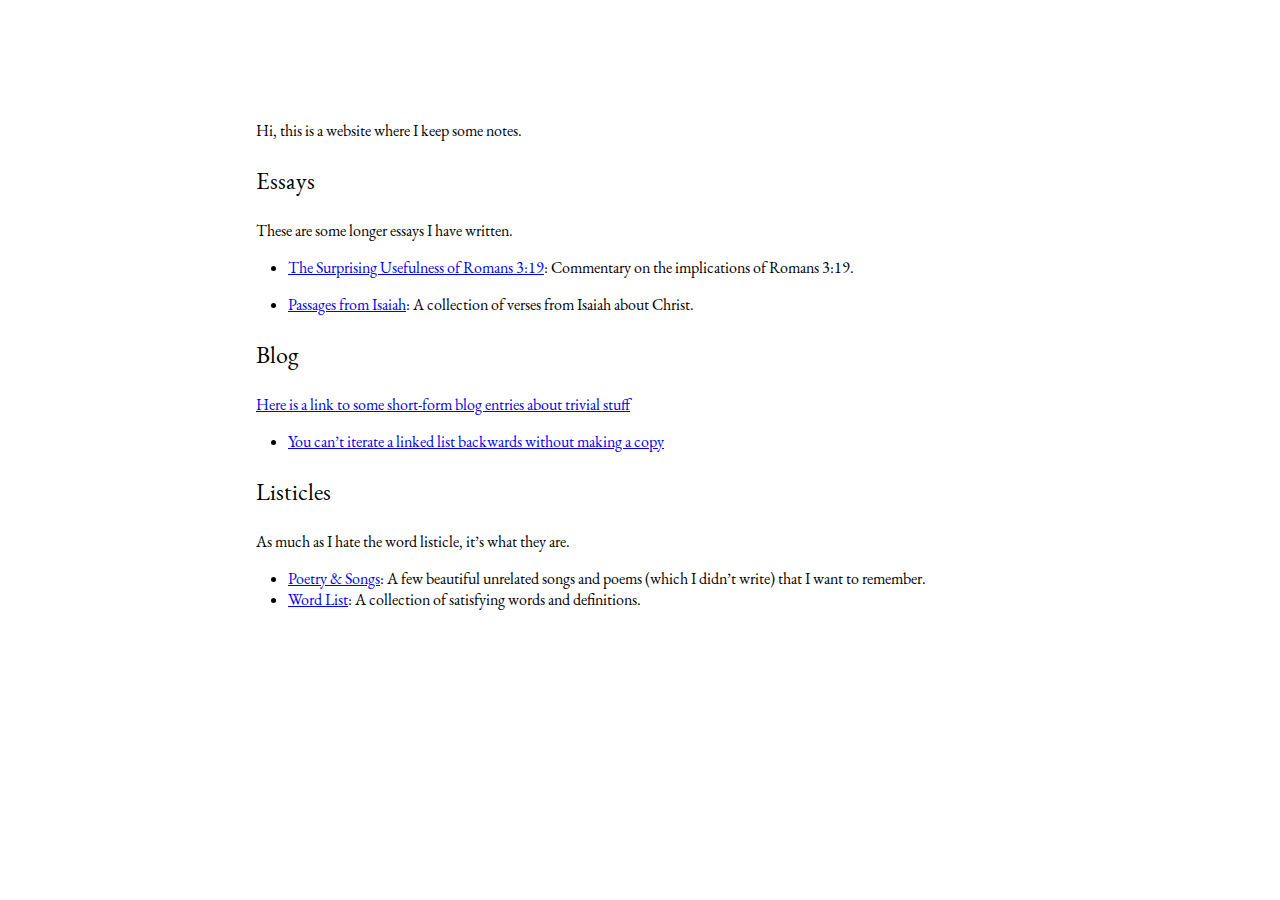
<file: index.html>
<!DOCTYPE html>
<html>
<head>
<meta name="viewport" content="width=device-width, initial-scale=1">
<meta charset="UTF-8">
<link rel="stylesheet" href="/site.css">
<title>Stuff</title>
</head>
<body class="article">
<article id="container">




<p>Hi, this is a website where I keep some notes.

</p><h2><p>Essays</h2>

</p><p>These are some longer essays I have written.

</p><ul><li><a href="/chr/romans319-v2.html">The Surprising Usefulness of Romans 3:19</a>: Commentary on the implications of Romans 3:19.</li>
</ul>

<ul><li><a href="/chr/isaiah.html">Passages from Isaiah</a>: A collection of verses from Isaiah about Christ.</li>
</ul>



<h2><p>Blog</h2>

</p><a href="/blog.html"><p>Here is a link to some short-form blog entries about trivial stuff</a>

</p><ul><li><a href="/prog/listcopy.html">You can’t iterate a linked list backwards without making a copy</a></li>
</ul>

<h2><p>Listicles</h2>

</p><p>As much as I hate the word listicle, it’s what they are.

</p><ul><li><a href="/poetry.html">Poetry & Songs</a>: A few beautiful unrelated songs and poems (which I didn’t write) that I want to remember.</li>
<li><a href="/words.html">Word List</a>: A collection of satisfying words and definitions.</li>
</ul>

</article></body></html>
</file>
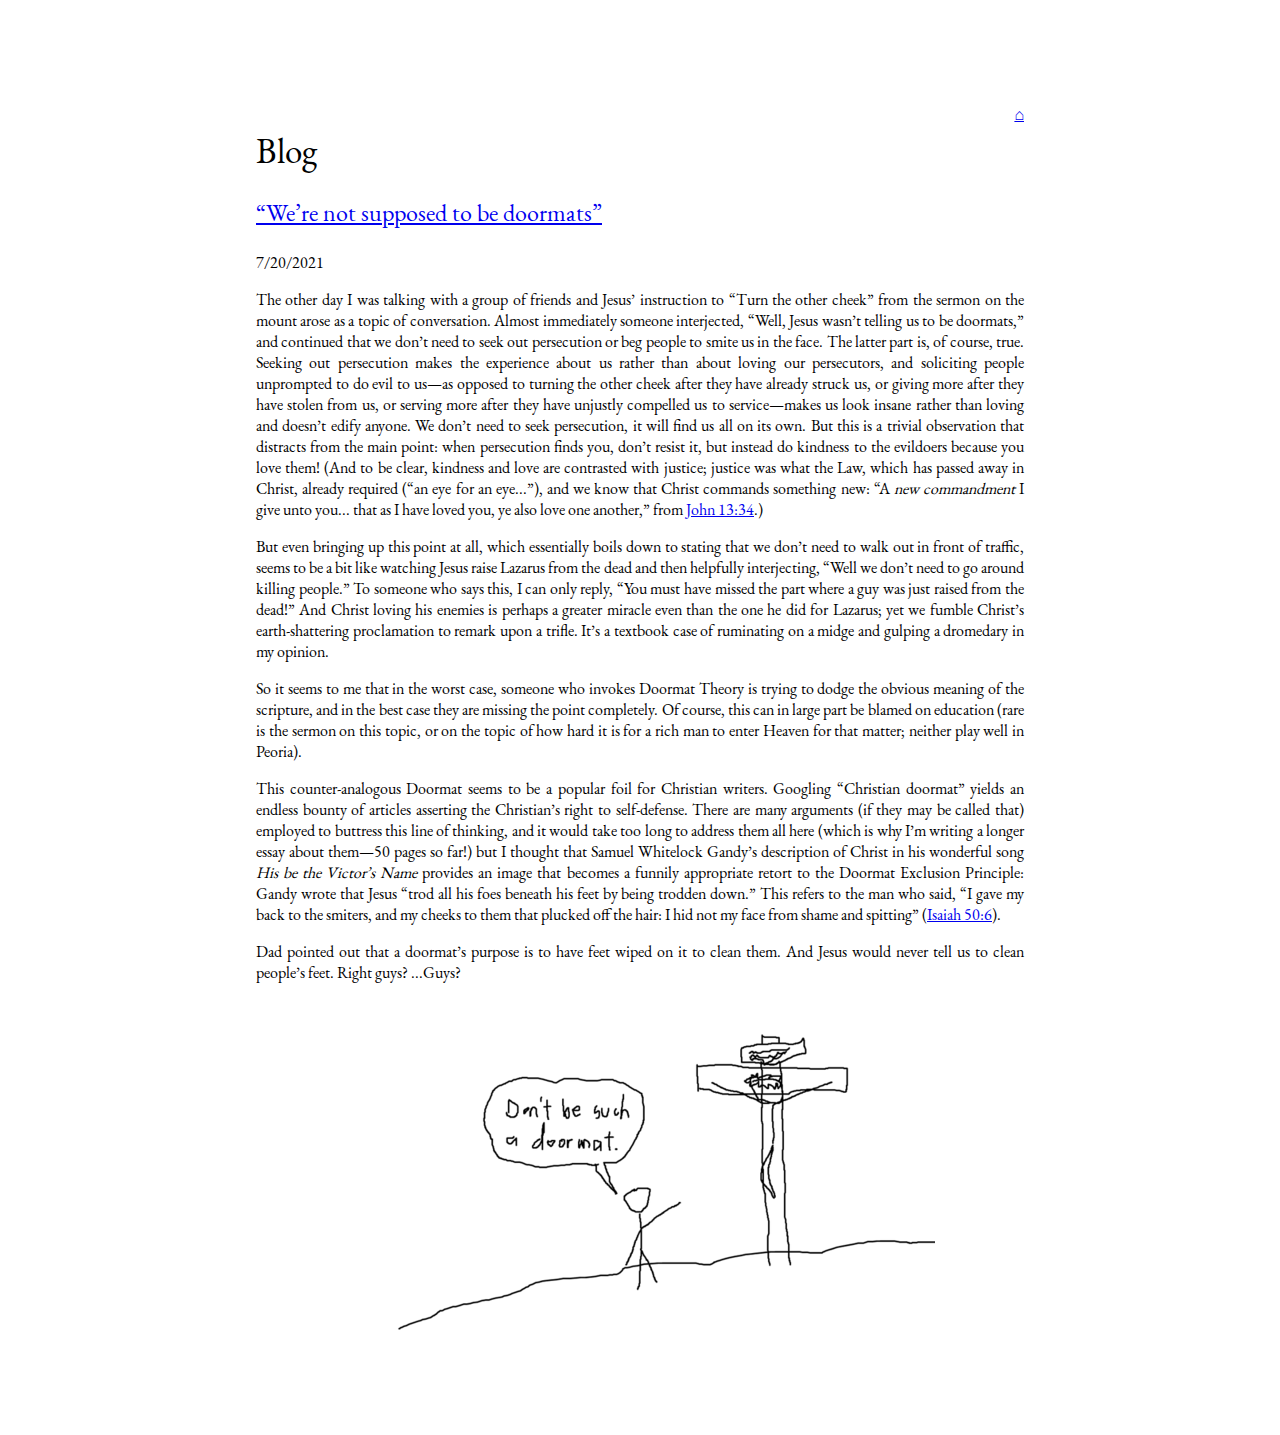
<file: blog.html>
<!DOCTYPE html>
<html>
<head>
<meta name="viewport" content="width=device-width, initial-scale=1">
<meta charset="UTF-8">
<link rel="stylesheet" href="/site.css">
<title>Blog</title>
</head>
<body class="article">
<article id="container">
<div id="homediv">
<a href="/">⌂</a>
</div>
<h1 class="article-title">Blog</h1>


<h2><p><span id="were-not-supposed-to-be-doormats"><a href="#were-not-supposed-to-be-doormats">“We’re not supposed to be doormats”</a><span></h2>

</p><p>7/20/2021

</p><p>The other day I was talking with a group of friends and Jesus’ instruction to
“Turn the other cheek” from the sermon on the mount arose as a topic of
conversation. Almost immediately someone interjected, “Well, Jesus wasn’t
telling us to be doormats,” and continued that we don’t need to seek out
persecution or beg people to smite us in the face. The latter part is, of
course, true. Seeking out persecution makes the experience about us rather than
about loving our persecutors, and soliciting people unprompted to do evil to
us&#8288;—&#8288;as opposed to turning the other cheek after they have already struck us,
or giving more after they have stolen from us, or serving more after they have
unjustly compelled us to service&#8288;—&#8288;makes us look insane rather than loving
and doesn’t edify anyone. We don’t need to seek persecution, it will find us all
on its own. But this is a trivial observation that distracts from the main
point: when persecution finds you, don’t resist it, but instead do kindness to
the evildoers because you love them! (And to be clear, kindness and love are
contrasted with justice; justice was what the Law, which has passed away in
Christ, already required (“an eye for an eye...”), and we know that Christ
commands something new: “A <i>new commandment</i> I give unto you... that as I have
loved you, ye also love one another,” from <a class="bref" target="_blank" href="https://www.biblegateway.com/passage/?search=John+13%3A34&version=KJV">John 13:34</a>.)

</p><p>But even bringing up this point at all, which essentially boils down to stating
that we don’t need to walk out in front of traffic, seems to be a bit like
watching Jesus raise Lazarus from the dead and then helpfully interjecting,
“Well we don’t need to go around killing people.” To someone who says this, I
can only reply, “You must have missed the part where a guy was just raised from
the dead!” And Christ loving his enemies is perhaps a greater miracle even than
the one he did for Lazarus; yet we fumble Christ’s earth-shattering
proclamation to remark upon a trifle. It’s a textbook case of ruminating on a
midge and gulping a dromedary in my opinion.

</p><p>So it seems to me that in the worst case, someone who invokes Doormat Theory is
trying to dodge the obvious meaning of the scripture, and in the best case they
are missing the point completely. Of course, this can in large part be blamed on
education (rare is the sermon on this topic, or on the topic of how hard it is
for a rich man to enter Heaven for that matter; neither play well in Peoria).

</p><p>This counter-analogous Doormat seems to be a popular foil for Christian
writers. Googling “Christian doormat” yields an endless bounty of articles
asserting the Christian’s right to self-defense. There are many arguments (if
they may be called that) employed to buttress this line of thinking, and it
would take too long to address them all here (which is why I’m writing a longer
essay about them&#8288;—&#8288;50 pages so far!) but I thought that Samuel Whitelock
Gandy’s description of Christ in his wonderful song <i>His be the Victor’s Name</i>
provides an image that becomes a funnily appropriate retort to the Doormat
Exclusion Principle: Gandy wrote that Jesus “trod all his foes beneath his feet
by being trodden down.” This refers to the man who said, “I gave my back to the
smiters, and my cheeks to them that plucked off the hair: I hid not my face from
shame and spitting” (<a class="bref" target="_blank" href="https://www.biblegateway.com/passage/?search=Isaiah+50%3A6&version=KJV">Isaiah 50:6</a>).

</p><p>Dad pointed out that a doormat’s purpose is to have feet wiped on it to clean
them. And Jesus would never tell us to clean people’s feet. Right guys? ...Guys?

</p><img src="/img/doormat-small.png" alt="Jesus should have taken his own advice. Now if only we could
find where he said what we said he said..."></img>

</article></body></html>
</file>
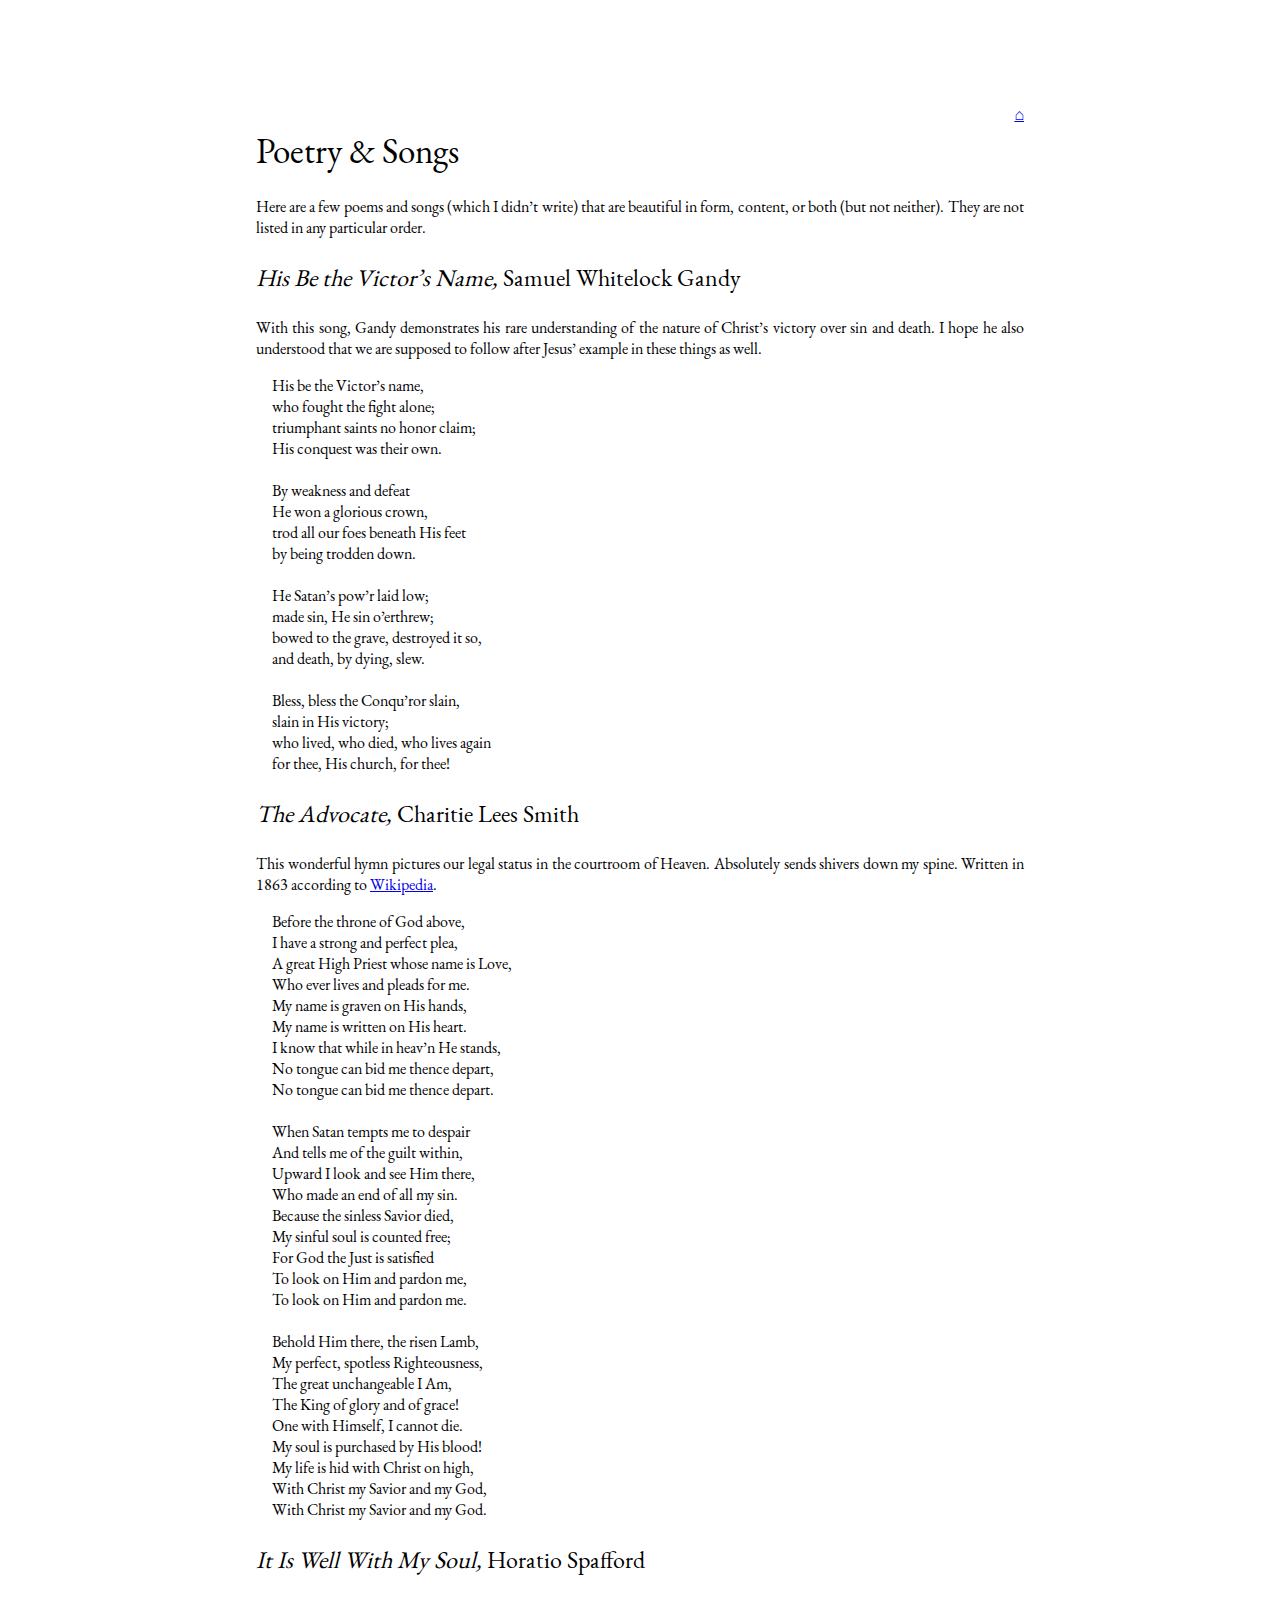
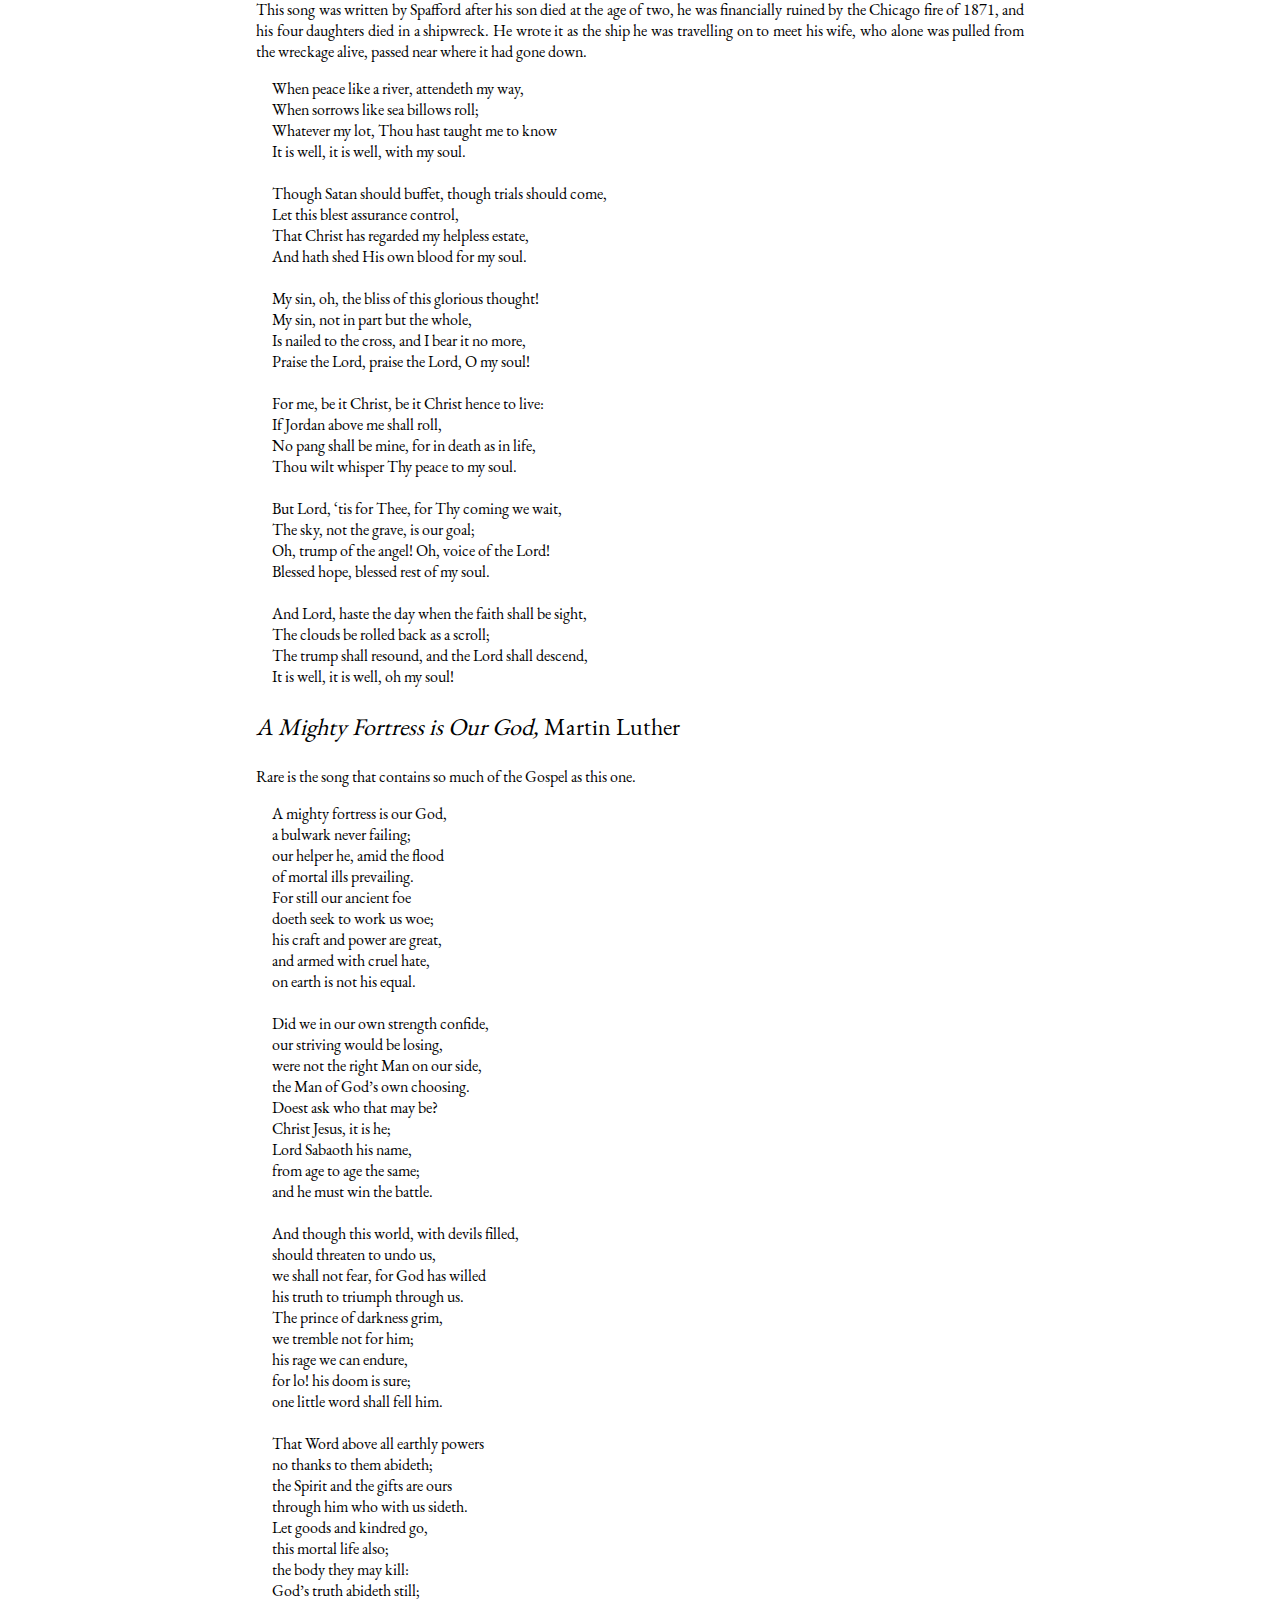
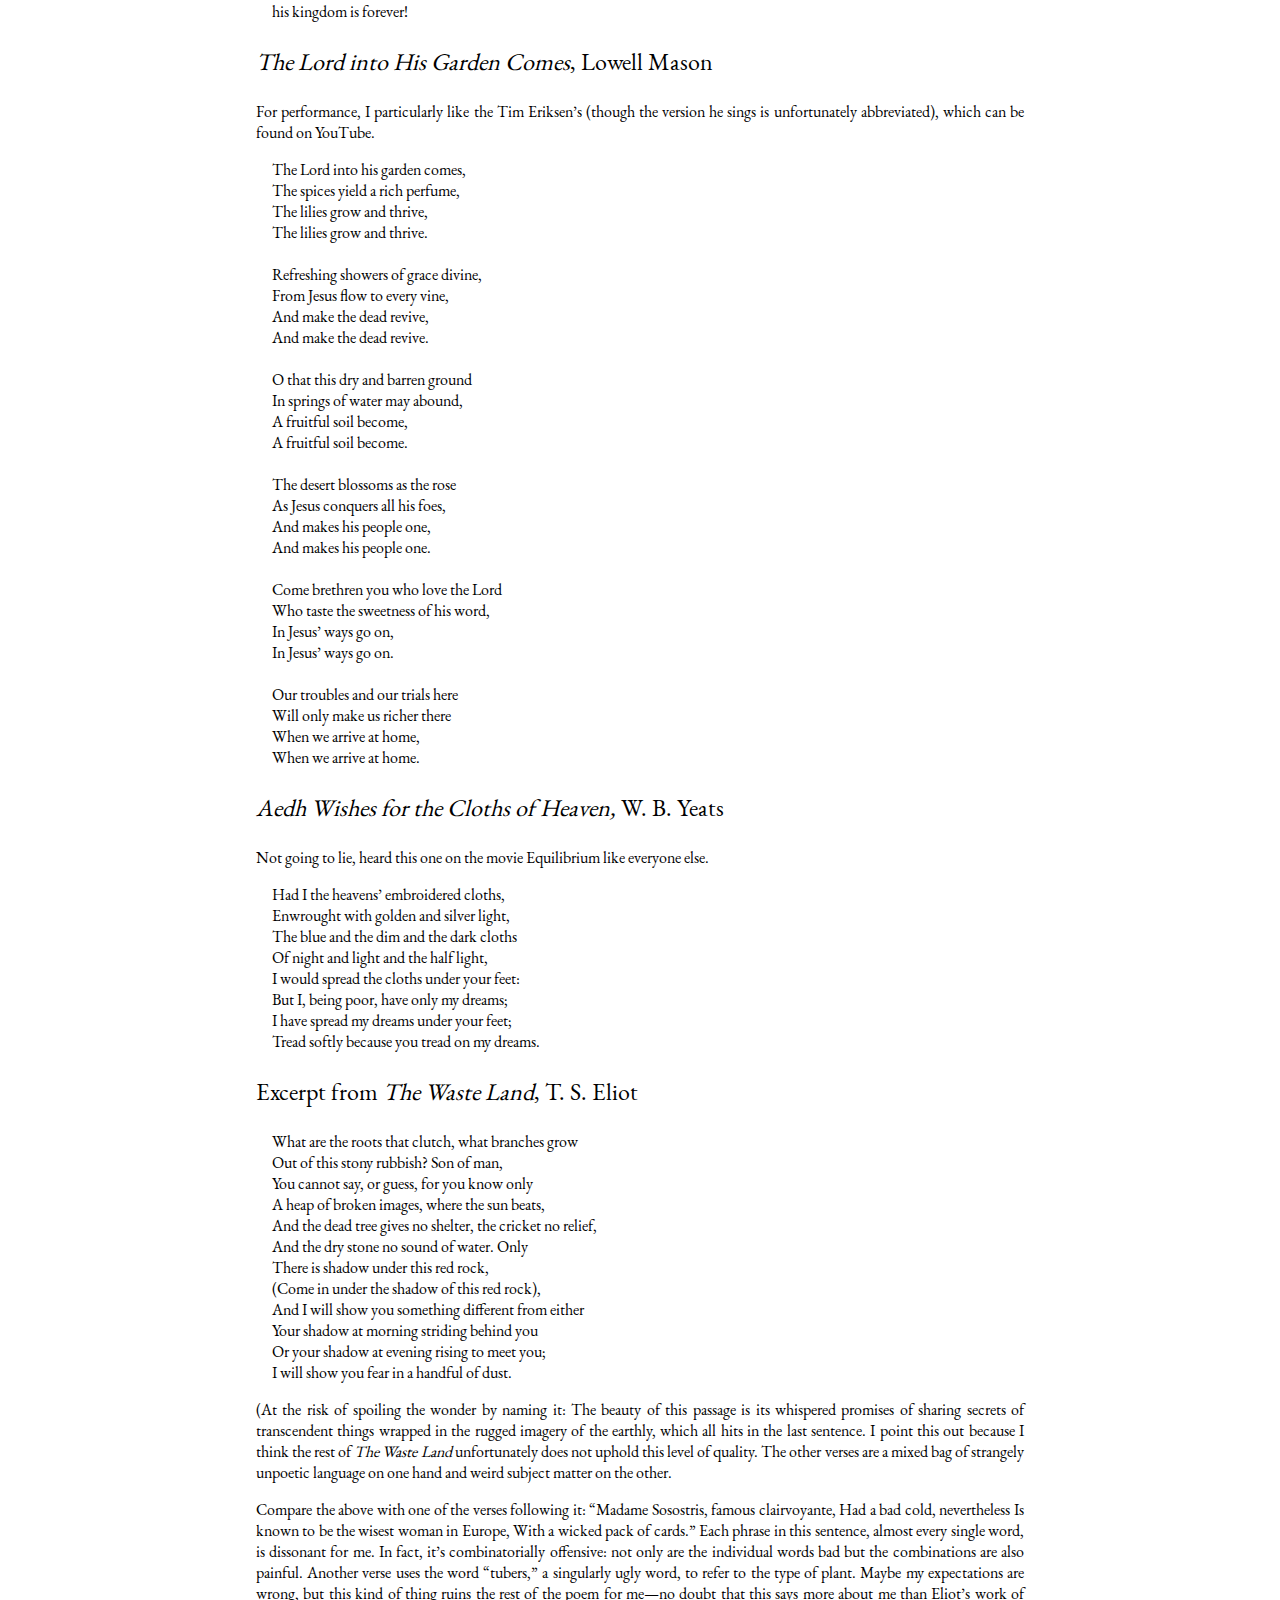
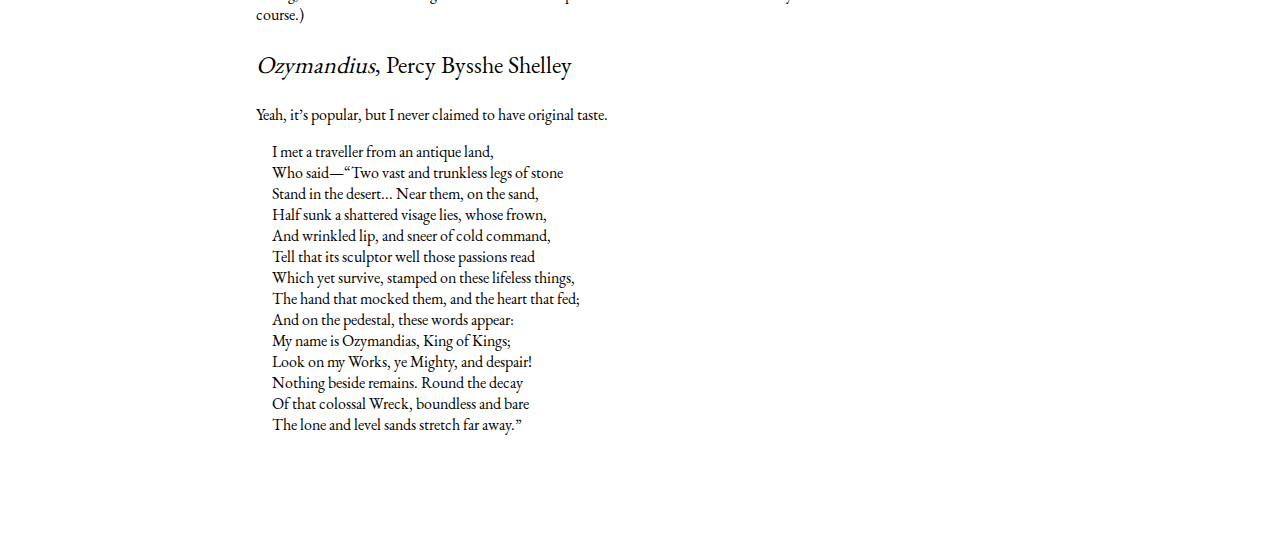
<file: poetry.html>
<!DOCTYPE html>
<html>
<head>
<meta name="viewport" content="width=device-width, initial-scale=1">
<meta charset="UTF-8">
<link rel="stylesheet" href="/site.css">
<title>Poetry & Songs</title>
</head>
<body class="article">
<article id="container">
<div id="homediv">
<a href="/">⌂</a>
</div>
<h1 class="article-title">Poetry & Songs</h1>


<p>Here are a few poems and songs (which I didn’t write) that are beautiful in
form, content, or both (but not neither). They are not listed in any particular order.

</p><h2><p><i>His Be the Victor’s Name,</i> Samuel Whitelock Gandy</h2>

</p><p>With this song, Gandy demonstrates his rare understanding of the nature of
Christ’s victory over sin and death. I hope he also understood that we are
supposed to follow after Jesus’ example in these things as well.

</p><div class="poemsong"><div class="poemsong-line">His be the Victor’s name,</div>
<div class="poemsong-line">who fought the fight alone;</div>
<div class="poemsong-line">triumphant saints no honor claim;</div>
<div class="poemsong-line">His conquest was their own.</div>
<div class="poemsong-line">&nbsp;</div>
<div class="poemsong-line">By weakness and defeat</div>
<div class="poemsong-line">He won a glorious crown,</div>
<div class="poemsong-line">trod all our foes beneath His feet</div>
<div class="poemsong-line">by being trodden down.</div>
<div class="poemsong-line">&nbsp;</div>
<div class="poemsong-line">He Satan’s pow’r laid low;</div>
<div class="poemsong-line">made sin, He sin o’erthrew;</div>
<div class="poemsong-line">bowed to the grave, destroyed it so,</div>
<div class="poemsong-line">and death, by dying, slew.</div>
<div class="poemsong-line">&nbsp;</div>
<div class="poemsong-line">Bless, bless the Conqu’ror slain,</div>
<div class="poemsong-line">slain in His victory;</div>
<div class="poemsong-line">who lived, who died, who lives again </div>
<div class="poemsong-line">for thee, His church, for thee!</div>
</div>

<h2><p><i>The Advocate,</i> Charitie Lees Smith</h2>

</p><p>This wonderful hymn pictures our legal status in the courtroom of
Heaven. Absolutely sends shivers down my spine. Written in 1863 according to
<a target="_blank" href="https://en.wikipedia.org/wiki/Charitie_Lees_Smith">Wikipedia</a>.

</p><div class="poemsong"><div class="poemsong-line">Before the throne of God above,</div>
<div class="poemsong-line">I have a strong and perfect plea,</div>
<div class="poemsong-line">A great High Priest whose name is Love,</div>
<div class="poemsong-line">Who ever lives and pleads for me.</div>
<div class="poemsong-line">My name is graven on His hands,</div>
<div class="poemsong-line">My name is written on His heart.</div>
<div class="poemsong-line">I know that while in heav’n He stands,</div>
<div class="poemsong-line">No tongue can bid me thence depart,</div>
<div class="poemsong-line">No tongue can bid me thence depart.</div>
<div class="poemsong-line">&nbsp;</div>
<div class="poemsong-line">When Satan tempts me to despair</div>
<div class="poemsong-line">And tells me of the guilt within,</div>
<div class="poemsong-line">Upward I look and see Him there,</div>
<div class="poemsong-line">Who made an end of all my sin.</div>
<div class="poemsong-line">Because the sinless Savior died,</div>
<div class="poemsong-line">My sinful soul is counted free;</div>
<div class="poemsong-line">For God the Just is satisfied</div>
<div class="poemsong-line">To look on Him and pardon me,</div>
<div class="poemsong-line">To look on Him and pardon me.</div>
<div class="poemsong-line">&nbsp;</div>
<div class="poemsong-line">Behold Him there, the risen Lamb,</div>
<div class="poemsong-line">My perfect, spotless Righteousness,</div>
<div class="poemsong-line">The great unchangeable I Am,</div>
<div class="poemsong-line">The King of glory and of grace!</div>
<div class="poemsong-line">One with Himself, I cannot die.</div>
<div class="poemsong-line">My soul is purchased by His blood!</div>
<div class="poemsong-line">My life is hid with Christ on high,</div>
<div class="poemsong-line">With Christ my Savior and my God,</div>
<div class="poemsong-line">With Christ my Savior and my God.</div>
</div>

<h2><p><i>It Is Well With My Soul,</i> Horatio Spafford</h2>

</p><p>This song was written by Spafford after his son died at the age of two, he was financially ruined by the Chicago fire of 1871, and his four daughters died in a shipwreck. He wrote it as the ship he was travelling on to meet his wife, who alone was pulled from the wreckage alive, passed near where it had gone down.

</p><div class="poemsong"><div class="poemsong-line">When peace like a river, attendeth my way,</div>
<div class="poemsong-line">When sorrows like sea billows roll;</div>
<div class="poemsong-line">Whatever my lot, Thou hast taught me to know</div>
<div class="poemsong-line">It is well, it is well, with my soul.</div>
<div class="poemsong-line">&nbsp;</div>
<div class="poemsong-line">Though Satan should buffet, though trials should come,</div>
<div class="poemsong-line">Let this blest assurance control,</div>
<div class="poemsong-line">That Christ has regarded my helpless estate,</div>
<div class="poemsong-line">And hath shed His own blood for my soul.</div>
<div class="poemsong-line">&nbsp;</div>
<div class="poemsong-line">My sin, oh, the bliss of this glorious thought!</div>
<div class="poemsong-line">My sin, not in part but the whole,</div>
<div class="poemsong-line">Is nailed to the cross, and I bear it no more,</div>
<div class="poemsong-line">Praise the Lord, praise the Lord, O my soul!</div>
<div class="poemsong-line">&nbsp;</div>
<div class="poemsong-line">For me, be it Christ, be it Christ hence to live:</div>
<div class="poemsong-line">If Jordan above me shall roll,</div>
<div class="poemsong-line">No pang shall be mine, for in death as in life,</div>
<div class="poemsong-line">Thou wilt whisper Thy peace to my soul.</div>
<div class="poemsong-line">&nbsp;</div>
<div class="poemsong-line">But Lord, ‘tis for Thee, for Thy coming we wait,</div>
<div class="poemsong-line">The sky, not the grave, is our goal;</div>
<div class="poemsong-line">Oh, trump of the angel! Oh, voice of the Lord!</div>
<div class="poemsong-line">Blessed hope, blessed rest of my soul.</div>
<div class="poemsong-line">&nbsp;</div>
<div class="poemsong-line">And Lord, haste the day when the faith shall be sight,</div>
<div class="poemsong-line">The clouds be rolled back as a scroll;</div>
<div class="poemsong-line">The trump shall resound, and the Lord shall descend,</div>
<div class="poemsong-line">It is well, it is well, oh my soul!</div>
</div>

<h2><p><i>A Mighty Fortress is Our God,</i> Martin Luther</h2>

</p><p>Rare is the song that contains so much of the Gospel as this one.

</p><div class="poemsong"><div class="poemsong-line">A mighty fortress is our God,</div>
<div class="poemsong-line">a bulwark never failing;</div>
<div class="poemsong-line">our helper he, amid the flood</div>
<div class="poemsong-line">of mortal ills prevailing.</div>
<div class="poemsong-line">For still our ancient foe</div>
<div class="poemsong-line">doeth seek to work us woe;</div>
<div class="poemsong-line">his craft and power are great,</div>
<div class="poemsong-line">and armed with cruel hate,</div>
<div class="poemsong-line">on earth is not his equal.</div>
<div class="poemsong-line">&nbsp;</div>
<div class="poemsong-line">Did we in our own strength confide,</div>
<div class="poemsong-line">our striving would be losing,</div>
<div class="poemsong-line">were not the right Man on our side,</div>
<div class="poemsong-line">the Man of God’s own choosing.</div>
<div class="poemsong-line">Doest ask who that may be?</div>
<div class="poemsong-line">Christ Jesus, it is he;</div>
<div class="poemsong-line">Lord Sabaoth his name,</div>
<div class="poemsong-line">from age to age the same;</div>
<div class="poemsong-line">and he must win the battle.</div>
<div class="poemsong-line">&nbsp;</div>
<div class="poemsong-line">And though this world, with devils filled,</div>
<div class="poemsong-line">should threaten to undo us,</div>
<div class="poemsong-line">we shall not fear, for God has willed</div>
<div class="poemsong-line">his truth to triumph through us.</div>
<div class="poemsong-line">The prince of darkness grim,</div>
<div class="poemsong-line">we tremble not for him;</div>
<div class="poemsong-line">his rage we can endure,</div>
<div class="poemsong-line">for lo! his doom is sure;</div>
<div class="poemsong-line">one little word shall fell him.</div>
<div class="poemsong-line">&nbsp;</div>
<div class="poemsong-line">That Word above all earthly powers</div>
<div class="poemsong-line">no thanks to them abideth;</div>
<div class="poemsong-line">the Spirit and the gifts are ours</div>
<div class="poemsong-line">through him who with us sideth.</div>
<div class="poemsong-line">Let goods and kindred go,</div>
<div class="poemsong-line">this mortal life also;</div>
<div class="poemsong-line">the body they may kill:</div>
<div class="poemsong-line">God’s truth abideth still;</div>
<div class="poemsong-line">his kingdom is forever!</div>
</div>

<h2><p><i>The Lord into His Garden Comes</i>, Lowell Mason</h2>

</p><p>For performance, I particularly like the Tim Eriksen’s (though the version he
sings is unfortunately abbreviated), which can be found on YouTube.

</p><div class="poemsong"><div class="poemsong-line">The Lord into his garden comes,</div>
<div class="poemsong-line">The spices yield a rich perfume,</div>
<div class="poemsong-line">The lilies grow and thrive,</div>
<div class="poemsong-line">The lilies grow and thrive.</div>
<div class="poemsong-line">&nbsp;</div>
<div class="poemsong-line">Refreshing showers of grace divine,</div>
<div class="poemsong-line">From Jesus flow to every vine,</div>
<div class="poemsong-line">And make the dead revive,</div>
<div class="poemsong-line">And make the dead revive.</div>
<div class="poemsong-line">&nbsp;</div>
<div class="poemsong-line">O that this dry and barren ground</div>
<div class="poemsong-line">In springs of water may abound,</div>
<div class="poemsong-line">A fruitful soil become,</div>
<div class="poemsong-line">A fruitful soil become.</div>
<div class="poemsong-line">&nbsp;</div>
<div class="poemsong-line">The desert blossoms as the rose</div>
<div class="poemsong-line">As Jesus conquers all his foes,</div>
<div class="poemsong-line">And makes his people one,</div>
<div class="poemsong-line">And makes his people one.</div>
<div class="poemsong-line">&nbsp;</div>
<div class="poemsong-line">Come brethren you who love the Lord</div>
<div class="poemsong-line">Who taste the sweetness of his word,</div>
<div class="poemsong-line">In Jesus’ ways go on,</div>
<div class="poemsong-line">In Jesus’ ways go on.</div>
<div class="poemsong-line">&nbsp;</div>
<div class="poemsong-line">Our troubles and our trials here</div>
<div class="poemsong-line">Will only make us richer there</div>
<div class="poemsong-line">When we arrive at home,</div>
<div class="poemsong-line">When we arrive at home.</div>
</div>

<h2><p><i>Aedh Wishes for the Cloths of Heaven,</i> W. B. Yeats</h2>

</p><p>Not going to lie, heard this one on the movie Equilibrium like everyone else.

</p><div class="poemsong"><div class="poemsong-line">Had I the heavens’ embroidered cloths,</div>
<div class="poemsong-line">Enwrought with golden and silver light,</div>
<div class="poemsong-line">The blue and the dim and the dark cloths</div>
<div class="poemsong-line">Of night and light and the half light,</div>
<div class="poemsong-line">I would spread the cloths under your feet:</div>
<div class="poemsong-line">But I, being poor, have only my dreams;</div>
<div class="poemsong-line">I have spread my dreams under your feet;</div>
<div class="poemsong-line">Tread softly because you tread on my dreams.</div>
</div>

<h2><p>Excerpt from <i>The Waste Land</i>, T. S. Eliot</h2>

</p><div class="poemsong"><div class="poemsong-line">What are the roots that clutch, what branches grow</div>
<div class="poemsong-line">Out of this stony rubbish? Son of man,</div>
<div class="poemsong-line">You cannot say, or guess, for you know only</div>
<div class="poemsong-line">A heap of broken images, where the sun beats,</div>
<div class="poemsong-line">And the dead tree gives no shelter, the cricket no relief,</div>
<div class="poemsong-line">And the dry stone no sound of water. Only</div>
<div class="poemsong-line">There is shadow under this red rock,</div>
<div class="poemsong-line">(Come in under the shadow of this red rock),</div>
<div class="poemsong-line">And I will show you something different from either</div>
<div class="poemsong-line">Your shadow at morning striding behind you</div>
<div class="poemsong-line">Or your shadow at evening rising to meet you;</div>
<div class="poemsong-line">I will show you fear in a handful of dust.</div>
</div>

<p>(At the risk of spoiling the wonder by naming it: The beauty of this passage is
its whispered promises of sharing secrets of transcendent things wrapped in the
rugged imagery of the earthly, which all hits in the last sentence. I point this
out because I think the rest of <i>The Waste Land</i> unfortunately does not uphold
this level of quality. The other verses are a mixed bag of strangely unpoetic
language on one hand and weird subject matter on the other.

</p><p>Compare the above with one of the verses following it: “Madame Sosostris, famous
clairvoyante, Had a bad cold, nevertheless Is known to be the wisest woman in
Europe, With a wicked pack of cards.” Each phrase in this sentence, almost every
single word, is dissonant for me. In fact, it’s combinatorially offensive: not
only are the individual words bad but the combinations are also painful. Another
verse uses the word “tubers,” a singularly ugly word, to refer to the type of
plant. Maybe my expectations are wrong, but this kind of thing ruins the rest of
the poem for me&#8288;—&#8288;no doubt that this says more about me than Eliot’s work of
course.)

</p><h2><p><i>Ozymandius</i>, Percy Bysshe Shelley</h2>

</p><p>Yeah, it’s popular, but I never claimed to have original taste.

</p><div class="poemsong"><div class="poemsong-line">I met a traveller from an antique land,</div>
<div class="poemsong-line">Who said&#8288;—&#8288;“Two vast and trunkless legs of stone</div>
<div class="poemsong-line">Stand in the desert... Near them, on the sand,</div>
<div class="poemsong-line">Half sunk a shattered visage lies, whose frown,</div>
<div class="poemsong-line">And wrinkled lip, and sneer of cold command,</div>
<div class="poemsong-line">Tell that its sculptor well those passions read</div>
<div class="poemsong-line">Which yet survive, stamped on these lifeless things,</div>
<div class="poemsong-line">The hand that mocked them, and the heart that fed;</div>
<div class="poemsong-line">And on the pedestal, these words appear:</div>
<div class="poemsong-line">My name is Ozymandias, King of Kings;</div>
<div class="poemsong-line">Look on my Works, ye Mighty, and despair!</div>
<div class="poemsong-line">Nothing beside remains. Round the decay</div>
<div class="poemsong-line">Of that colossal Wreck, boundless and bare</div>
<div class="poemsong-line">The lone and level sands stretch far away.”</div>
</div>
</article></body></html>
</file>
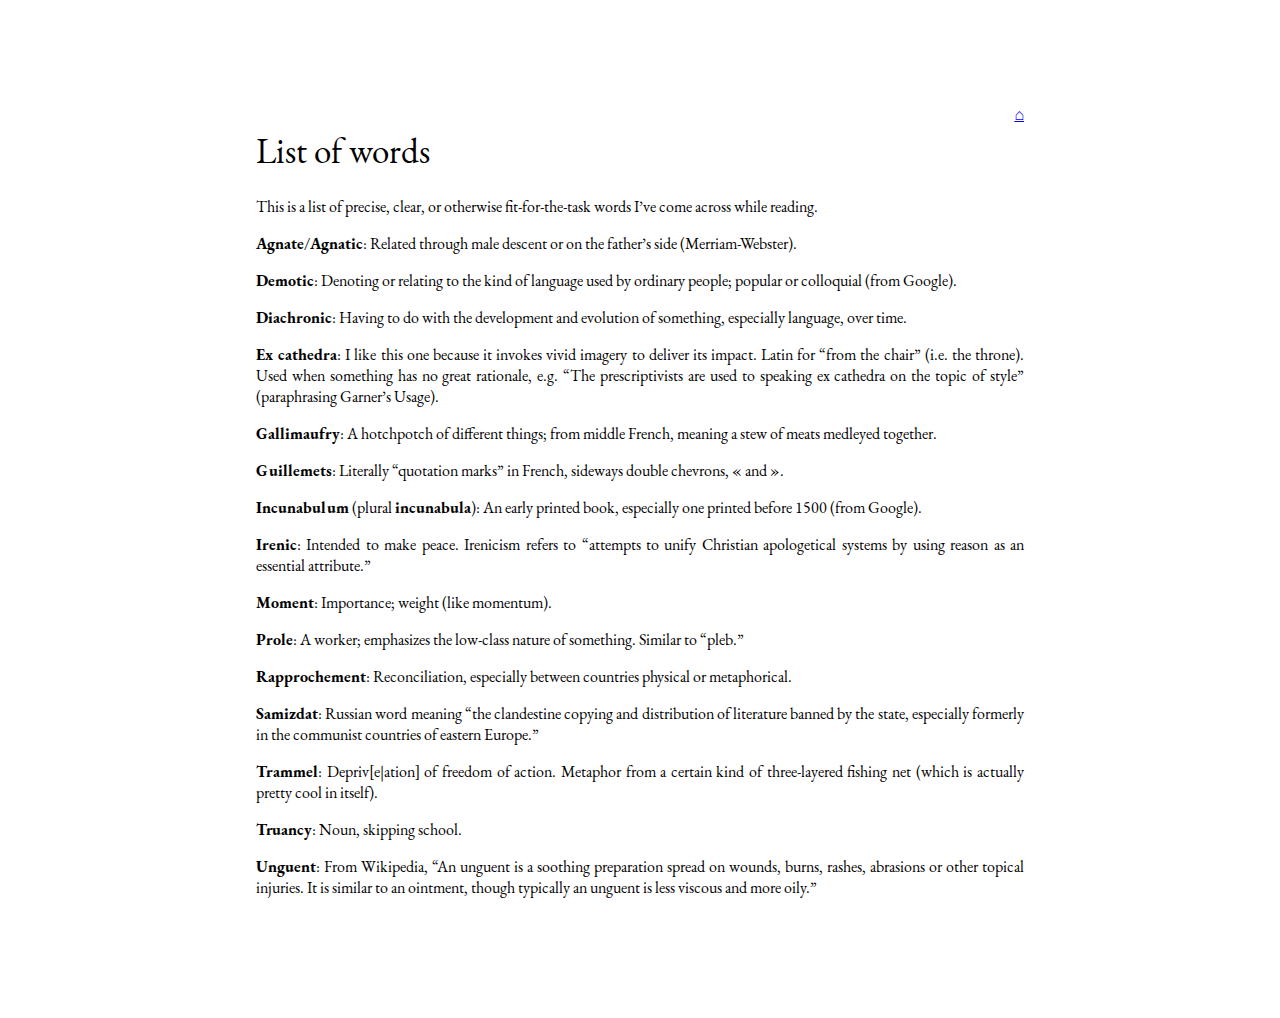
<file: words.html>
<!DOCTYPE html>
<html>
<head>
<meta name="viewport" content="width=device-width, initial-scale=1">
<meta charset="UTF-8">
<link rel="stylesheet" href="/site.css">
<title>List of words</title>
</head>
<body class="article">
<article id="container">
<div id="homediv">
<a href="/">⌂</a>
</div>
<h1 class="article-title">List of words</h1>


<p>This is a list of precise, clear, or otherwise fit-for-the-task words I’ve come across while reading.

</p><b><p>Agnate</b>/<b>Agnatic</b>: Related through male descent or on the father’s side (Merriam-Webster).

</p><b><p>Demotic</b>: Denoting or relating to the kind of language used by ordinary people; popular or colloquial (from Google).

</p><b><p>Diachronic</b>: Having to do with the development and evolution of something, especially language, over time.

</p><b><p>Ex cathedra</b>: I like this one because it invokes vivid imagery to deliver its impact. Latin for “from the chair” (i.e. the throne). Used when something has no great rationale, e.g. “The prescriptivists are used to speaking ex cathedra on the topic of style” (paraphrasing Garner’s Usage).

</p><b><p>Gallimaufry</b>: A hotchpotch of different things; from middle French, meaning a stew of meats medleyed together.

</p><b><p>Guillemets</b>: Literally “quotation marks” in French, sideways double chevrons, « and ».

</p><b><p>Incunabulum</b> (plural <b>incunabula</b>): An early printed book, especially one printed before 1500 (from Google).

</p><b><p>Irenic</b>: Intended to make peace. Irenicism refers to “attempts to unify Christian apologetical systems by using reason as an essential attribute.”

</p><b><p>Moment</b>: Importance; weight (like momentum).

</p><b><p>Prole</b>: A worker; emphasizes the low-class nature of something. Similar to “pleb.”

</p><b><p>Rapprochement</b>: Reconciliation, especially between countries physical or metaphorical.

</p><b><p>Samizdat</b>: Russian word meaning “the clandestine copying and distribution of literature banned by the state, especially formerly in the communist countries of eastern Europe.”

</p><b><p>Trammel</b>: Depriv[e|ation] of freedom of action. Metaphor from a certain kind of three-layered fishing net (which is actually pretty cool in itself).

</p><b><p>Truancy</b>: Noun, skipping school.

</p><b><p>Unguent</b>: From Wikipedia, “An unguent is a soothing preparation spread on wounds, burns, rashes, abrasions or other topical injuries. It is similar to an ointment, though typically an unguent is less viscous and more oily.”
</p>
</article></body></html>
</file>
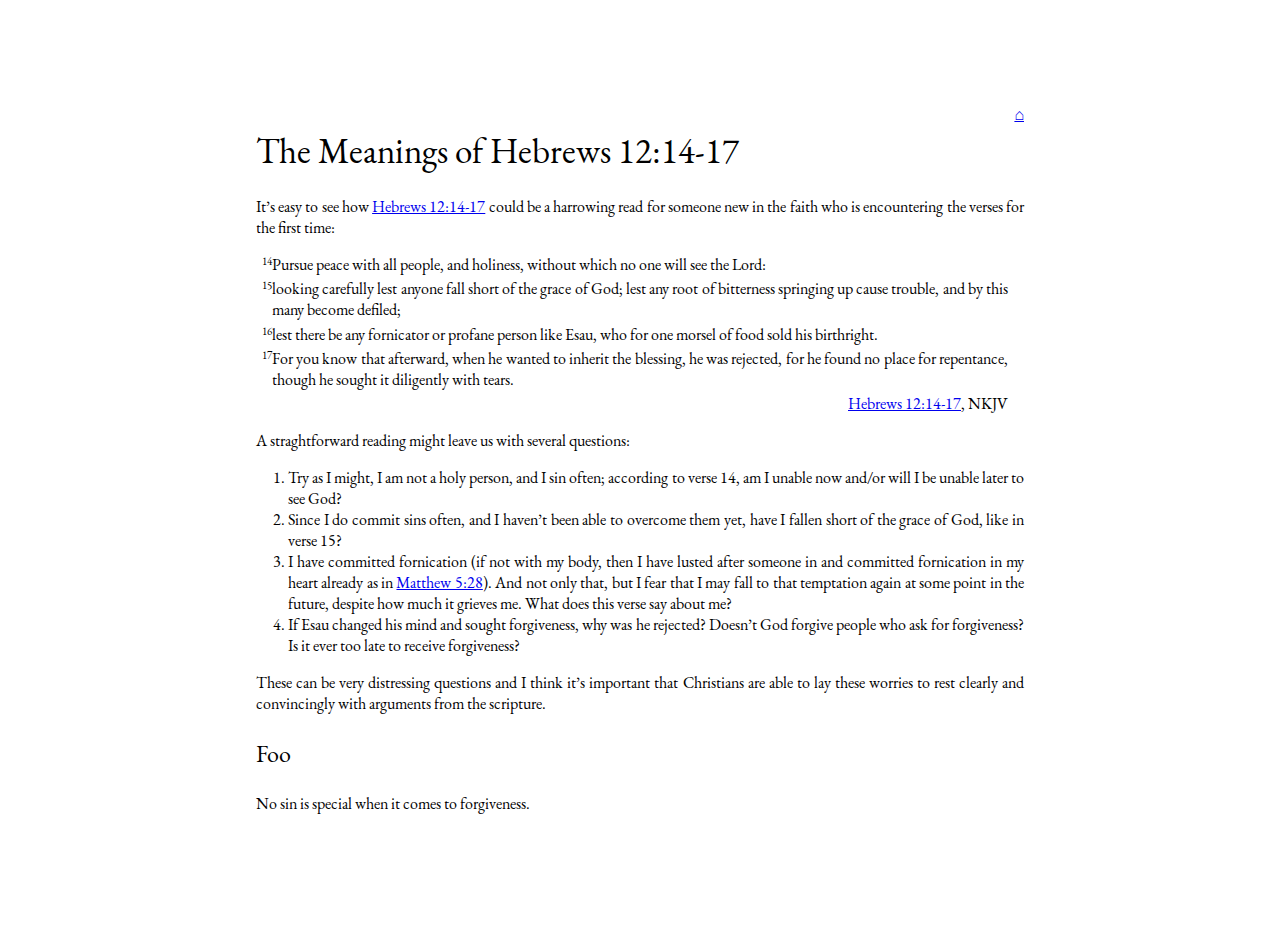
<file: chr/hebrews12.html>
<!DOCTYPE html>
<html>
<head>
<meta name="viewport" content="width=device-width, initial-scale=1">
<meta charset="UTF-8">
<link rel="stylesheet" href="/site.css">
<title>The Meanings of Hebrews 12:14-17</title>
</head>
<body class="article">
<article id="container">
<div id="homediv">
<a href="/">⌂</a>
</div>
<h1 class="article-title">The Meanings of Hebrews 12:14-17</h1>


<p>It’s easy to see how <a class="bref" target="_blank" href="https://www.biblegateway.com/passage/?search=Hebrews+12%3A14-17&version=NKJV">Hebrews 12:14-17</a> could be a harrowing read
for someone new in the faith who is encountering the verses for the first time:

</p><div class="scripture-block-quote"><div><sup class="laligned superscript">14</sup>Pursue peace with all people, and holiness, without which no one will see the
Lord:</div><div><sup class="laligned superscript">15</sup>looking carefully lest anyone fall short of the grace of God; lest any root of
bitterness springing up cause trouble, and by this many become defiled;</div><div><sup class="laligned superscript">16</sup>lest there be any fornicator or profane person like Esau, who for one morsel of
food sold his birthright.</div><div><sup class="laligned superscript">17</sup>For you know that afterward, when he wanted to inherit the blessing, he was
rejected, for he found no place for repentance, though he sought it diligently
with tears.</div><div class="quote-attrib"><a target="_blank" href="https://www.biblegateway.com/passage/?search=Hebrews+12%3A14-17&version=NKJV">Hebrews 12:14-17</a>, NKJV</div></div>

<p>A straghtforward reading might leave us with several questions:

</p><div class="customlist"><div><span class="laligned">1.&nbsp;</span>Try as I might, I am not a holy person, and I sin often; according to verse
14, am I unable now and/or will I be unable later to see God?</div>
<div><span class="laligned">2.&nbsp;</span>Since I do commit sins often, and I haven’t been able to
overcome them yet, have I fallen short of the grace of God, like in verse 15?</div>
<div><span class="laligned">3.&nbsp;</span>I have committed fornication (if not with my body, then I have lusted after
someone in and committed fornication in my heart already as in
<a class="bref" target="_blank" href="https://www.biblegateway.com/passage/?search=Matthew+5%3A28&version=NIV">Matthew 5:28</a>). And not only that, but I fear that I may fall to
that temptation again at some point in the future, despite how much it grieves
me. What does this verse say about me?</div>
<div><span class="laligned">4.&nbsp;</span>If Esau changed his mind and sought forgiveness, why was he rejected?
Doesn’t God forgive people who ask for forgiveness? Is it ever too late to
receive forgiveness?</div>
</div>

<p>These can be very distressing questions and I think it’s important that
Christians are able to lay these worries to rest clearly and convincingly with
arguments from the scripture.

</p><h2><p>Foo</h2>

</p><p>No sin is special when it comes to forgiveness.</p>
</article></body></html>
</file>
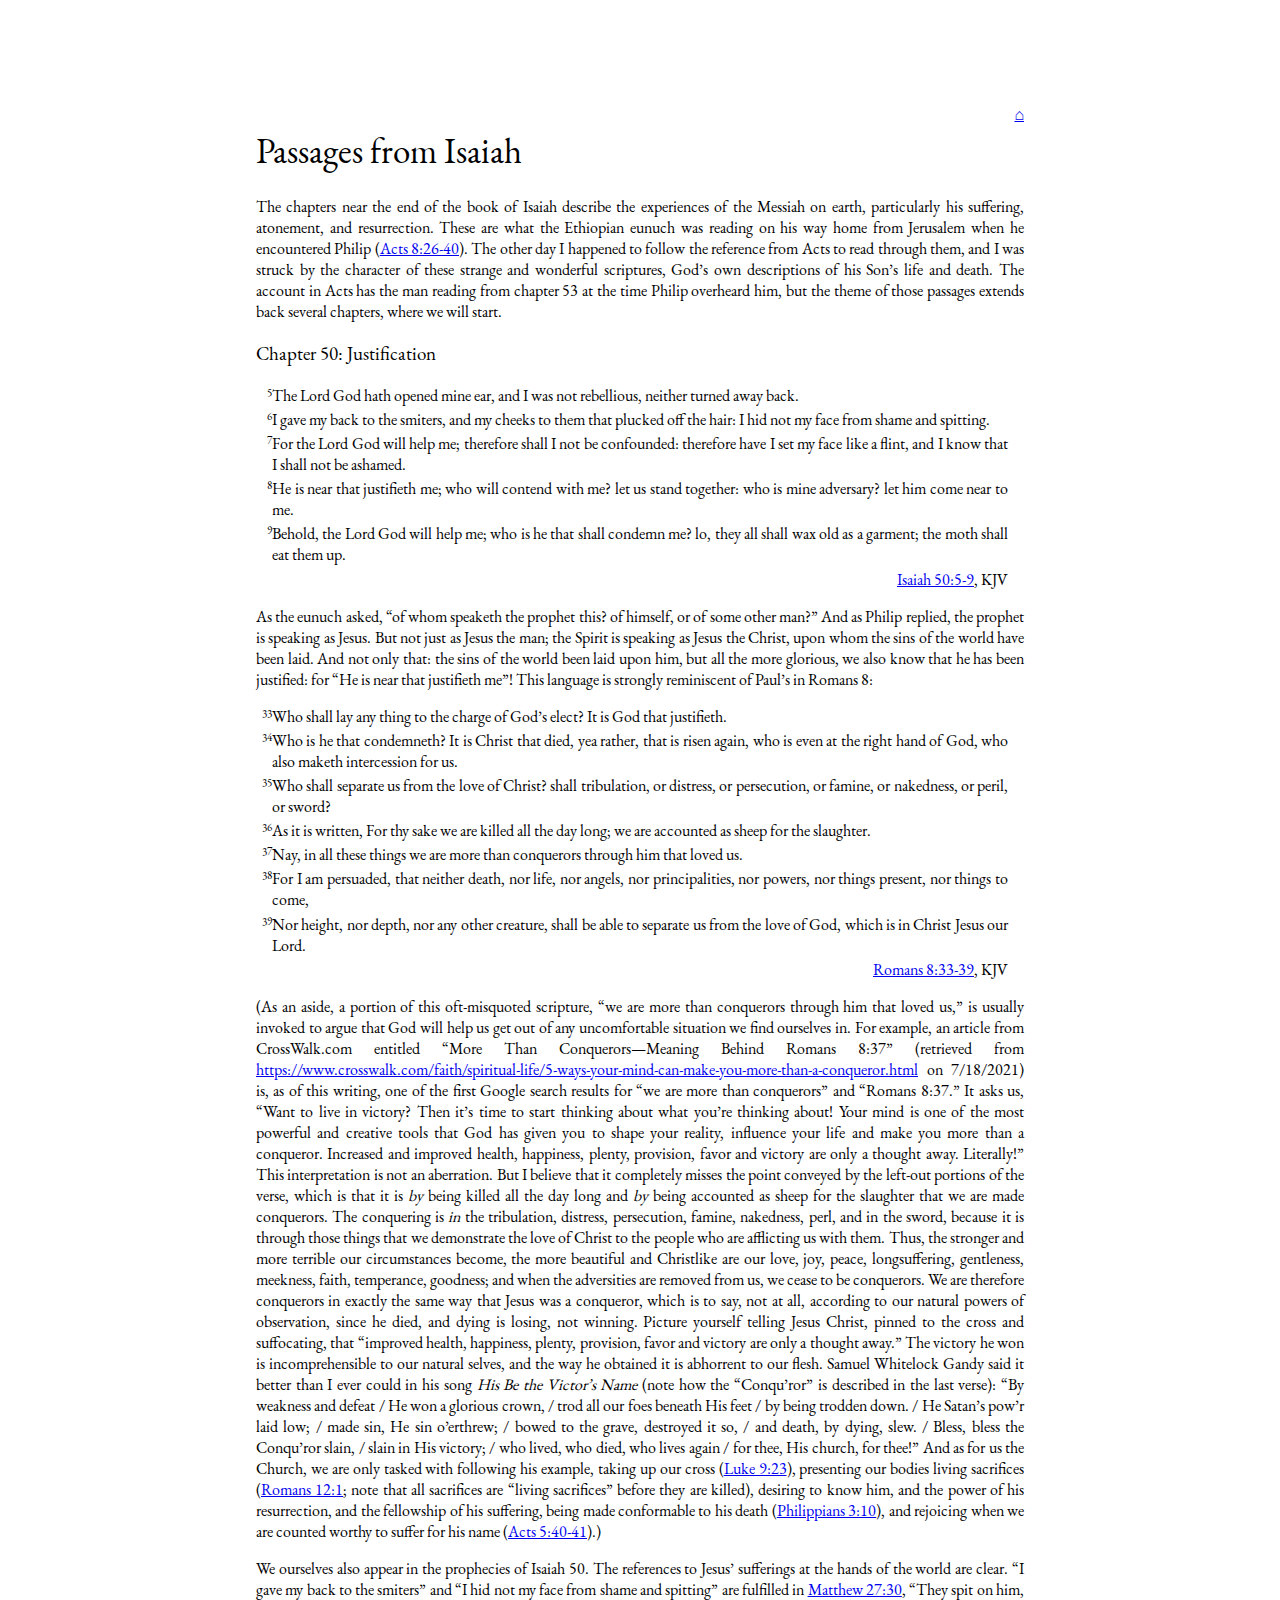
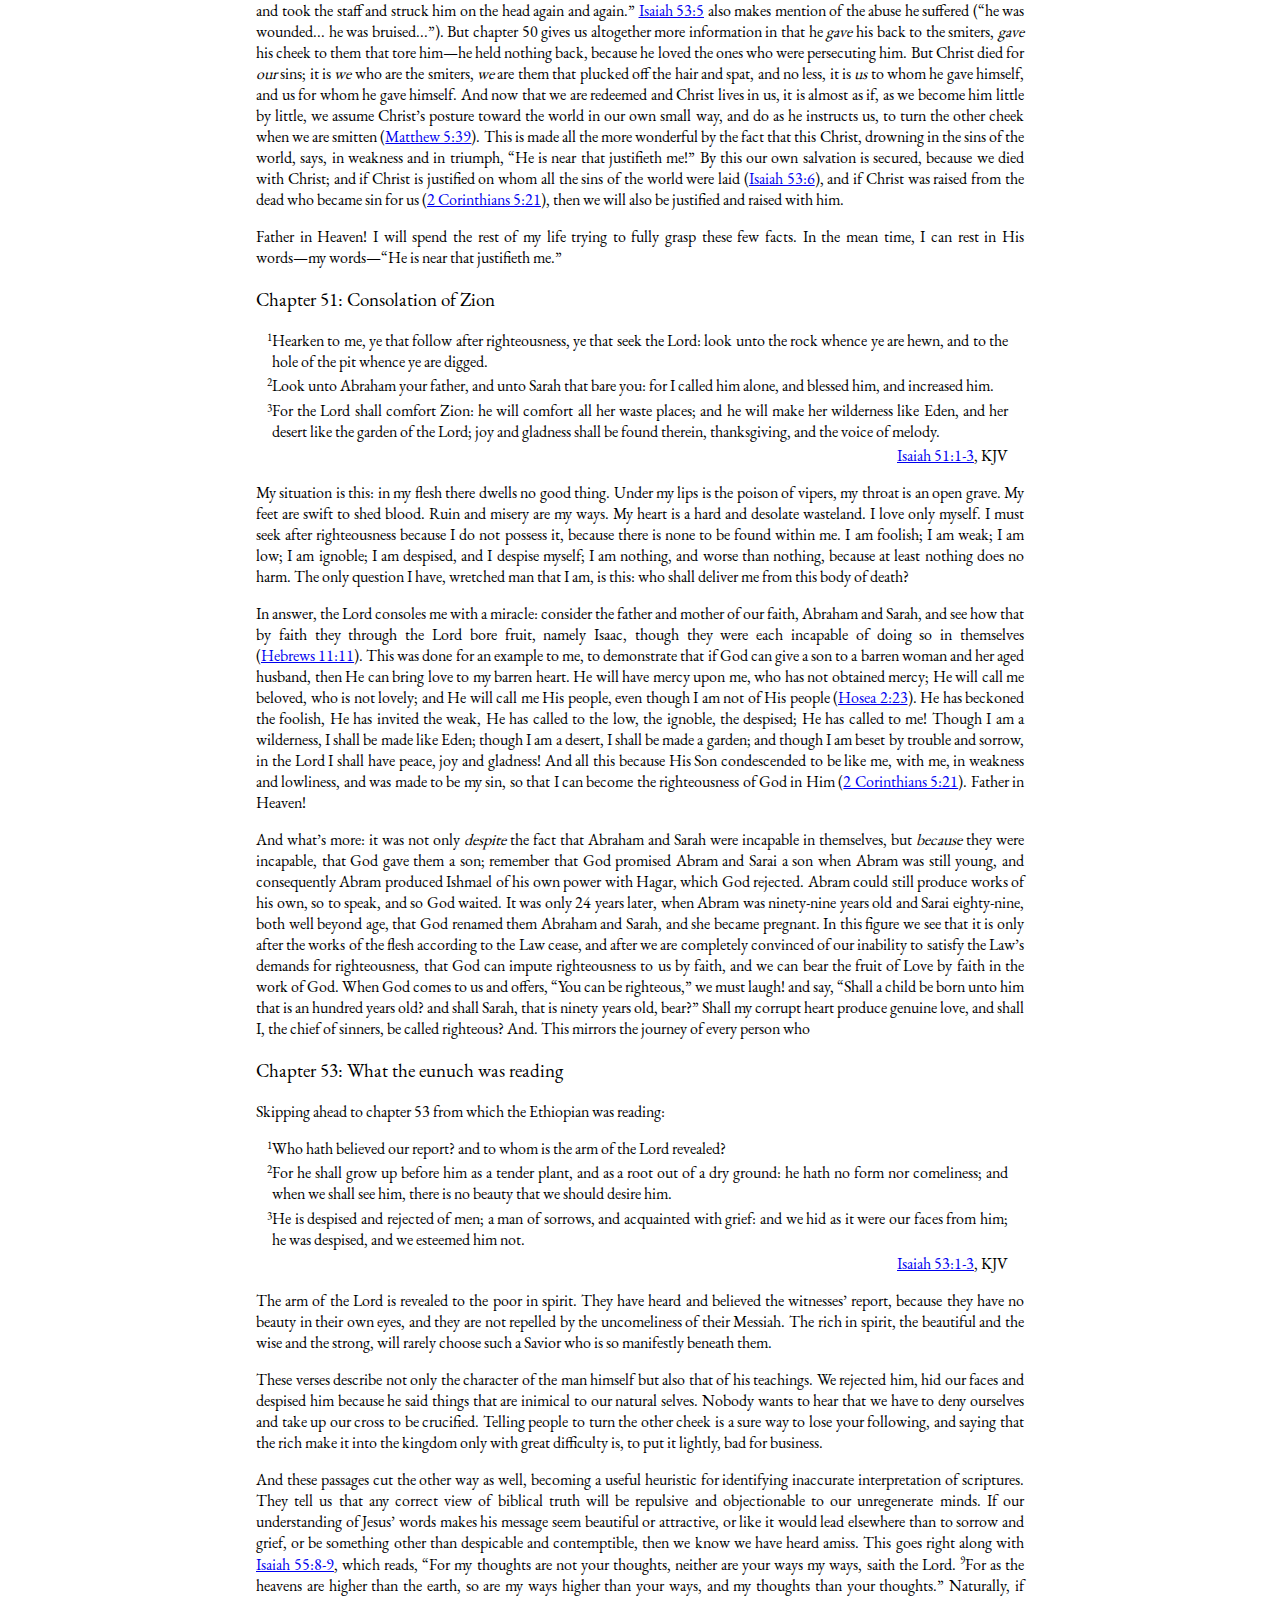
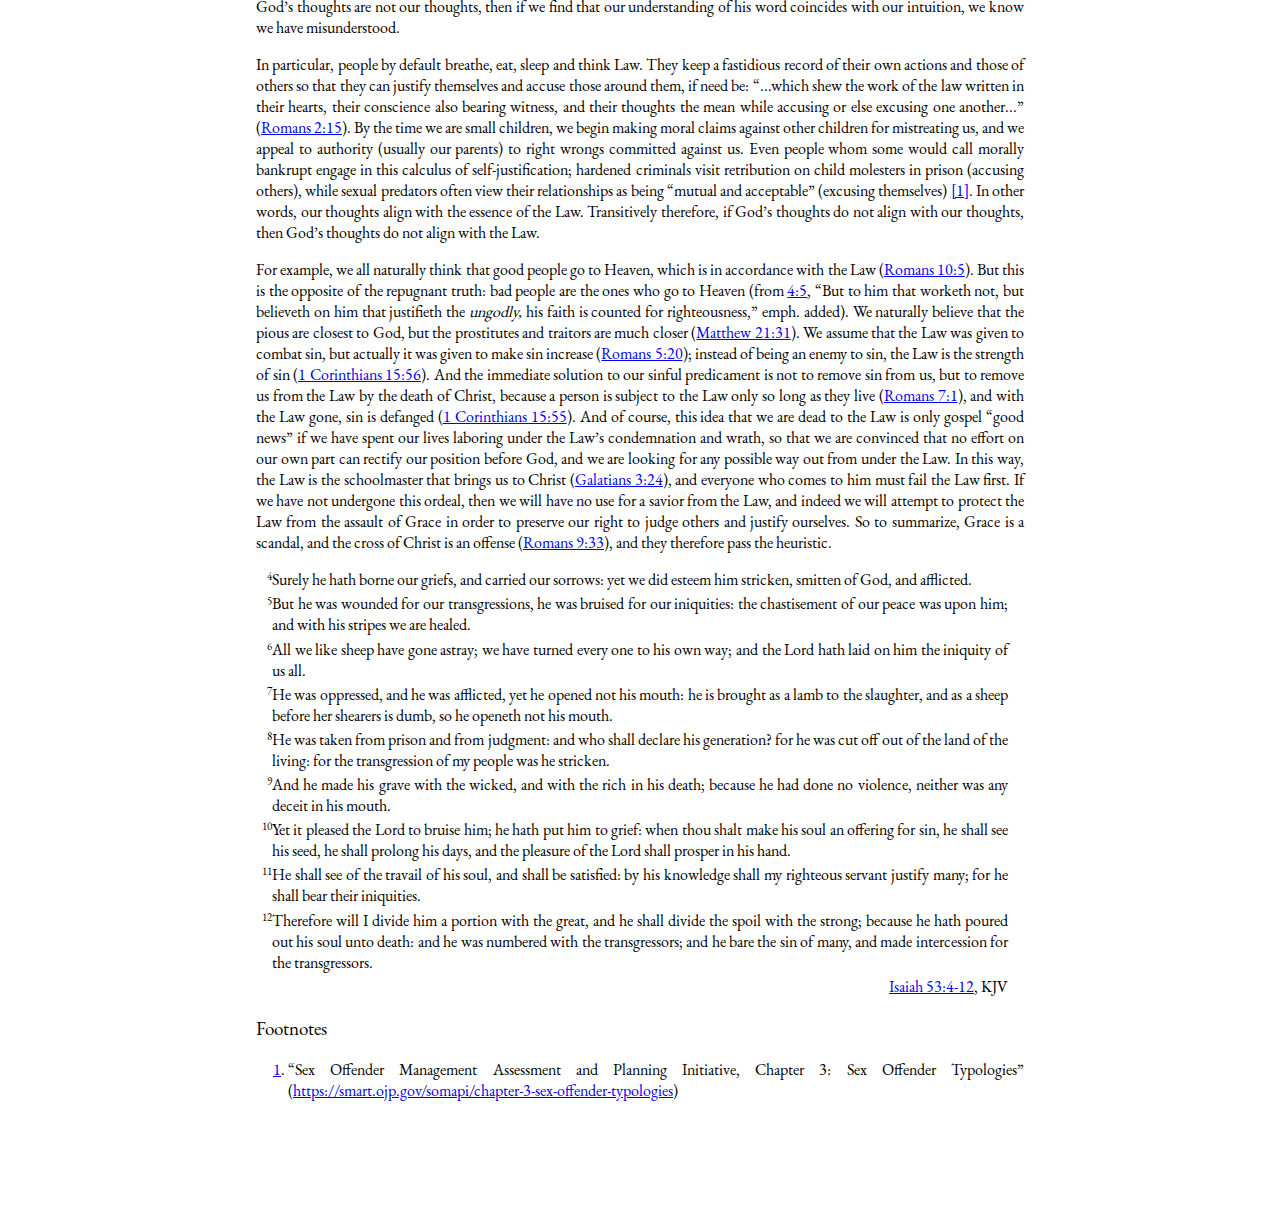
<file: chr/isaiah.html>
<!DOCTYPE html>
<html>
<head>
<meta name="viewport" content="width=device-width, initial-scale=1">
<meta charset="UTF-8">
<link rel="stylesheet" href="/site.css">
<title>Passages from Isaiah</title>
</head>
<body class="article">
<article id="container">
<div id="homediv">
<a href="/">⌂</a>
</div>
<h1 class="article-title">Passages from Isaiah</h1>


<p>The chapters near the end of the book of Isaiah describe the experiences of the
Messiah on earth, particularly his suffering, atonement, and resurrection. These
are what the Ethiopian eunuch was reading on his way home from Jerusalem when he
encountered Philip (<a class="bref" target="_blank" href="https://www.biblegateway.com/passage/?search=Acts+8%3A26-40&version=KJV">Acts 8:26-40</a>). The other day I happened to
follow the reference from Acts to read through them, and I was struck by the
character of these strange and wonderful scriptures, God’s own descriptions of
his Son’s life and death. The account in Acts has the man reading from chapter
53 at the time Philip overheard him, but the theme of those passages extends
back several chapters, where we will start.

</p><h3><p>Chapter 50: Justification</h3>

</p><div class="scripture-block-quote"><div><sup class="laligned superscript">5</sup>The Lord God hath opened mine ear, and I was not rebellious, neither turned away back.</div><div><sup class="laligned superscript">6</sup>I gave my back to the smiters, and my cheeks to them that plucked off the hair: I hid not my face from shame and spitting.</div><div><sup class="laligned superscript">7</sup>For the Lord God will help me; therefore shall I not be confounded: therefore have I set my face like a flint, and I know that I shall not be ashamed.</div><div><sup class="laligned superscript">8</sup>He is near that justifieth me; who will contend with me? let us stand together: who is mine adversary? let him come near to me.</div><div><sup class="laligned superscript">9</sup>Behold, the Lord God will help me; who is he that shall condemn me? lo, they all shall wax old as a garment; the moth shall eat them up.</div><div class="quote-attrib"><a target="_blank" href="https://www.biblegateway.com/passage/?search=Isaiah+50%3A5-9&version=KJV">Isaiah 50:5-9</a>, KJV</div></div>

<p>As the eunuch asked, “of whom speaketh the prophet this? of himself, or of some
other man?” And as Philip replied, the prophet is speaking as Jesus. But not
just as Jesus the man; the Spirit is speaking as Jesus the Christ, upon whom the
sins of the world have been laid. And not only that: the sins of the world been
laid upon him, but all the more glorious, we also know that he has been
justified: for “He is near that justifieth me”! This language is strongly
reminiscent of Paul’s in Romans 8:

</p><div class="scripture-block-quote"><div><sup class="laligned superscript">33</sup>Who shall lay any thing to the charge of God’s elect? It is God that justifieth.</div><div><sup class="laligned superscript">34</sup>Who is he that condemneth? It is Christ that died, yea rather, that is risen again, who is even at the right hand of God, who also maketh intercession for us.</div><div><sup class="laligned superscript">35</sup>Who shall separate us from the love of Christ? shall tribulation, or distress, or persecution, or famine, or nakedness, or peril, or sword?</div><div><sup class="laligned superscript">36</sup>As it is written, For thy sake we are killed all the day long; we are accounted as sheep for the slaughter.</div><div><sup class="laligned superscript">37</sup>Nay, in all these things we are more than conquerors through him that loved us.</div><div><sup class="laligned superscript">38</sup>For I am persuaded, that neither death, nor life, nor angels, nor principalities, nor powers, nor things present, nor things to come,</div><div><sup class="laligned superscript">39</sup>Nor height, nor depth, nor any other creature, shall be able to separate us from the love of God, which is in Christ Jesus our Lord.</div><div class="quote-attrib"><a target="_blank" href="https://www.biblegateway.com/passage/?search=Romans+8%3A33-39&version=KJV">Romans 8:33-39</a>, KJV</div></div>

<p>(As an aside, a portion of this oft-misquoted scripture, “we are more than
conquerors through him that loved us,” is usually invoked to argue that God will
help us get out of any uncomfortable situation we find ourselves in. For
example, an article from CrossWalk.com entitled “More Than
Conquerors&#8288;—&#8288;Meaning Behind Romans 8:37” (retrieved from
<a target="_blank" href="https://www.crosswalk.com/faith/spiritual-life/5-ways-your-mind-can-make-you-more-than-a-conqueror.html">https://www.crosswalk.com/faith/spiritual-life/5-ways-your-mind-can-make-you-more-than-a-conqueror.html</a>
on 7/18/2021) is, as of this writing, one of the first Google search results for
“we are more than conquerors” and “Romans 8:37.” It asks us, “Want to live in
victory? Then it’s time to start thinking about what you’re thinking about!
Your mind is one of the most powerful and creative tools that God has given you
to shape your reality, influence your life and make you more than a
conqueror. Increased and improved health, happiness, plenty, provision, favor
and victory are only a thought away. Literally!” This interpretation is not an
aberration. But I believe that it completely misses the point conveyed by the
left-out portions of the verse, which is that it is <i>by</i> being killed all the
day long and <i>by</i> being accounted as sheep for the slaughter that we are made
conquerors. The conquering is <i>in</i> the tribulation, distress, persecution,
famine, nakedness, perl, and in the sword, because it is through those things
that we demonstrate the love of Christ to the people who are afflicting us with
them. Thus, the stronger and more terrible our circumstances become, the more
beautiful and Christlike are our love, joy, peace, longsuffering, gentleness,
meekness, faith, temperance, goodness; and when the adversities are removed from
us, we cease to be conquerors. We are therefore conquerors in exactly the same
way that Jesus was a conqueror, which is to say, not at all, according to our
natural powers of observation, since he died, and dying is losing, not
winning. Picture yourself telling Jesus Christ, pinned to the cross and
suffocating, that “improved health, happiness, plenty, provision, favor and
victory are only a thought away.” The victory he won is incomprehensible to our
natural selves, and the way he obtained it is abhorrent to our flesh. Samuel
Whitelock Gandy said it better than I ever could in his song <i>His Be the
Victor’s Name</i> (note how the “Conqu’ror” is described in the last verse): “By
weakness and defeat / He won a glorious crown, / trod all our foes beneath His
feet / by being trodden down. / He Satan’s pow’r laid low; / made sin, He sin
o’erthrew; / bowed to the grave, destroyed it so, / and death, by dying, slew. /
Bless, bless the Conqu’ror slain, / slain in His victory; / who lived, who died,
who lives again / for thee, His church, for thee!” And as for us the Church, we
are only tasked with following his example, taking up our cross
(<a class="bref" target="_blank" href="https://www.biblegateway.com/passage/?search=Luke+9%3A23&version=KJV">Luke 9:23</a>), presenting our bodies living sacrifices
(<a class="bref" target="_blank" href="https://www.biblegateway.com/passage/?search=Romans+12%3A1&version=KJV">Romans 12:1</a>; note that all sacrifices are “living sacrifices”
before they are killed), desiring to know him, and the power of his
resurrection, and the fellowship of his suffering, being made conformable to his
death (<a class="bref" target="_blank" href="https://www.biblegateway.com/passage/?search=Philippians+3%3A10&version=KJV">Philippians 3:10</a>), and rejoicing when we are counted worthy
to suffer for his name (<a class="bref" target="_blank" href="https://www.biblegateway.com/passage/?search=Acts+5%3A40-41&version=KJV">Acts 5:40-41</a>).)

</p><p>We ourselves also appear in the prophecies of Isaiah 50. The references to
Jesus’ sufferings at the hands of the world are clear. “I gave my back to the
smiters” and “I hid not my face from shame and spitting” are fulfilled in
<a class="bref" target="_blank" href="https://www.biblegateway.com/passage/?search=Matthew+27%3A30&version=NIV">Matthew 27:30</a>, “They spit on him, and took the staff and struck
him on the head again and again.” <a class="bref" target="_blank" href="https://www.biblegateway.com/passage/?search=Isaiah+53%3A5&version=KJV">Isaiah 53:5</a> also makes mention
of the abuse he suffered (“he was wounded... he was bruised...”). But chapter 50
gives us altogether more information in that he <i>gave</i> his back to the
smiters, <i>gave</i> his cheek to them that tore him&#8288;—&#8288;he held nothing back,
because he loved the ones who were persecuting him. But Christ died for <i>our</i>
sins; it is <i>we</i> who are the smiters, <i>we</i> are them that plucked off the
hair and spat, and no less, it is <i>us</i> to whom he gave himself, and us for
whom he gave himself. And now that we are redeemed and Christ lives in us, it is
almost as if, as we become him little by little, we assume Christ’s posture
toward the world in our own small way, and do as he instructs us, to turn the
other cheek when we are smitten (<a class="bref" target="_blank" href="https://www.biblegateway.com/passage/?search=Matthew+5%3A39&version=KJV">Matthew 5:39</a>). This is made all
the more wonderful by the fact that this Christ, drowning in the sins of the
world, says, in weakness and in triumph, “He is near that justifieth me!” By
this our own salvation is secured, because we died with Christ; and if Christ is
justified on whom all the sins of the world were laid
(<a class="bref" target="_blank" href="https://www.biblegateway.com/passage/?search=Isaiah+53%3A6&version=KJV">Isaiah 53:6</a>), and if Christ was raised from the dead who became
sin for us (<a class="bref" target="_blank" href="https://www.biblegateway.com/passage/?search=2 Corinthians+5%3A21&version=KJV">2 Corinthians 5:21</a>), then we will also be justified
and raised with him.

</p><p>Father in Heaven! I will spend the rest of my life trying to fully grasp these
few facts. In the mean time, I can rest in His words&#8288;—&#8288;my words&#8288;—&#8288;“He is
near that justifieth me.”

</p><h3><p>Chapter 51: Consolation of Zion</h3>

</p><div class="scripture-block-quote"><div><sup class="laligned superscript">1</sup>Hearken to me, ye that follow after righteousness, ye that seek the Lord: look unto the rock whence ye are hewn, and to the hole of the pit whence ye are digged.</div><div><sup class="laligned superscript">2</sup>Look unto Abraham your father, and unto Sarah that bare you: for I called him alone, and blessed him, and increased him.</div><div><sup class="laligned superscript">3</sup>For the Lord shall comfort Zion: he will comfort all her waste places; and he will make her wilderness like Eden, and her desert like the garden of the Lord; joy and gladness shall be found therein, thanksgiving, and the voice of melody.</div><div class="quote-attrib"><a target="_blank" href="https://www.biblegateway.com/passage/?search=Isaiah+51%3A1-3&version=KJV">Isaiah 51:1-3</a>, KJV</div></div>

<p>My situation is this: in my flesh there dwells no good thing. Under my lips is
the poison of vipers, my throat is an open grave. My feet are swift to shed
blood. Ruin and misery are my ways. My heart is a hard and desolate wasteland. I
love only myself. I must seek after righteousness because I do not possess it,
because there is none to be found within me. I am foolish; I am weak; I am low;
I am ignoble; I am despised, and I despise myself; I am nothing, and worse than
nothing, because at least nothing does no harm. The only question I have,
wretched man that I am, is this: who shall deliver me from this body of death?

</p><p>In answer, the Lord consoles me with a miracle: consider the father and mother
of our faith, Abraham and Sarah, and see how that by faith they through the Lord
bore fruit, namely Isaac, though they were each incapable of doing so in
themselves (<a class="bref" target="_blank" href="https://www.biblegateway.com/passage/?search=Hebrews+11%3A11&version=KJV">Hebrews 11:11</a>). This was done for an example to me, to
demonstrate that if God can give a son to a barren woman and her aged husband,
then He can bring love to my barren heart. He will have mercy upon me, who has
not obtained mercy; He will call me beloved, who is not lovely; and He will call
me His people, even though I am not of His people (<a class="bref" target="_blank" href="https://www.biblegateway.com/passage/?search=Hosea+2%3A23&version=KJV">Hosea 2:23</a>). He
has beckoned the foolish, He has invited the weak, He has called to the low, the
ignoble, the despised; He has called to me! Though I am a wilderness, I shall be
made like Eden; though I am a desert, I shall be made a garden; and though I am
beset by trouble and sorrow, in the Lord I shall have peace, joy and gladness!
And all this because His Son condescended to be like me, with me, in weakness
and lowliness, and was made to be my sin, so that I can become the righteousness
of God in Him (<a class="bref" target="_blank" href="https://www.biblegateway.com/passage/?search=2 Corinthians+5%3A21&version=KJV">2 Corinthians 5:21</a>). Father in Heaven!

</p><p>And what’s more: it was not only <i>despite</i> the fact that Abraham and Sarah
were incapable in themselves, but <i>because</i> they were incapable, that God gave
them a son; remember that God promised Abram and Sarai a son when Abram was
still young, and consequently Abram produced Ishmael of his own power with
Hagar, which God rejected. Abram could still produce works of his own, so to
speak, and so God waited. It was only 24 years later, when Abram was ninety-nine
years old and Sarai eighty-nine, both well beyond age, that God renamed them
Abraham and Sarah, and she became pregnant. In this figure we see that it is
only after the works of the flesh according to the Law cease, and after we are
completely convinced of our inability to satisfy the Law’s demands for
righteousness, that God can impute righteousness to us by faith, and we can bear
the fruit of Love by faith in the work of God. When God comes to us and offers,
“You can be righteous,” we must laugh! and say, “Shall a child be born unto him
that is an hundred years old? and shall Sarah, that is ninety years old, bear?”
Shall my corrupt heart produce genuine love, and shall I, the chief of sinners,
be called righteous? And. This mirrors the journey of every person who

</p><h3><p>Chapter 53: What the eunuch was reading</h3>

</p><p>Skipping ahead to chapter 53 from which the Ethiopian was reading:

</p><div class="scripture-block-quote"><div><sup class="laligned superscript">1</sup>Who hath believed our report? and to whom is the arm of the Lord revealed?</div><div><sup class="laligned superscript">2</sup>For he shall grow up before him as a tender plant, and as a root out of a dry ground: he hath no form nor comeliness; and when we shall see him, there is no beauty that we should desire him.</div><div><sup class="laligned superscript">3</sup>He is despised and rejected of men; a man of sorrows, and acquainted with grief: and we hid as it were our faces from him; he was despised, and we esteemed him not.</div><div class="quote-attrib"><a target="_blank" href="https://www.biblegateway.com/passage/?search=Isaiah+53%3A1-3&version=KJV">Isaiah 53:1-3</a>, KJV</div></div>

<p>The arm of the Lord is revealed to the poor in spirit. They have heard and
believed the witnesses’ report, because they have no beauty in their own eyes,
and they are not repelled by the uncomeliness of their Messiah. The rich in
spirit, the beautiful and the wise and the strong, will rarely choose such a
Savior who is so manifestly beneath them.

</p><p>These verses describe not only the character of the man himself but also that of
his teachings. We rejected him, hid our faces and despised him because he said
things that are inimical to our natural selves. Nobody wants to hear that we
have to deny ourselves and take up our cross to be crucified. Telling people to
turn the other cheek is a sure way to lose your following, and saying that the
rich make it into the kingdom only with great difficulty is, to put it lightly,
bad for business.

</p><p>And these passages cut the other way as well, becoming a useful heuristic for
identifying inaccurate interpretation of scriptures. They tell us that any
correct view of biblical truth will be repulsive and objectionable to our
unregenerate minds. If our understanding of Jesus’ words makes his message seem
beautiful or attractive, or like it would lead elsewhere than to sorrow and
grief, or be something other than despicable and contemptible, then we know we
have heard amiss. This goes right along with <a class="bref" target="_blank" href="https://www.biblegateway.com/passage/?search=Isaiah+55%3A8-9&version=KJV">Isaiah 55:8-9</a>, which
reads, “For my thoughts are not your thoughts, neither are your ways my ways,
saith the Lord. <sup class="superscript">9</sup>For as the heavens are higher than the earth, so are my
ways higher than your ways, and my thoughts than your thoughts.” Naturally, if
God’s thoughts are not our thoughts, then if we find that our understanding of
his word coincides with our intuition, we know we have misunderstood.

</p><p>In particular, people by default breathe, eat, sleep and think Law. They keep a
fastidious record of their own actions and those of others so that they can
justify themselves and accuse those around them, if need be: “...which shew the
work of the law written in their hearts, their conscience also bearing witness,
and their thoughts the mean while accusing or else excusing one another...”
(<a class="bref" target="_blank" href="https://www.biblegateway.com/passage/?search=Romans+2%3A15&version=KJV">Romans 2:15</a>). By the time we are small children, we begin making
moral claims against other children for mistreating us, and we appeal to
authority (usually our parents) to right wrongs committed against us. Even
people whom some would call morally bankrupt engage in this calculus of
self-justification; hardened criminals visit retribution on child molesters in
prison (accusing others), while sexual predators often view their relationships
as being “mutual and acceptable” (excusing themselves) <a id="reference-1" href="#footnote-1">[1]</a>. In
other words, our thoughts align with the essence of the Law. Transitively
therefore, if God’s thoughts do not align with our thoughts, then God’s thoughts
do not align with the Law.

</p><p>For example, we all naturally think that good people go to Heaven, which is in
accordance with the Law (<a class="bref" target="_blank" href="https://www.biblegateway.com/passage/?search=Romans+10%3A5&version=KJV">Romans 10:5</a>). But this is the opposite of
the repugnant truth: bad people are the ones who go to Heaven (from
<a class="bref" target="_blank" href="https://www.biblegateway.com/passage/?search=Romans+4%3A5&version=KJV">4:5</a>, “But to him that worketh not, but believeth on him
that justifieth the <i>ungodly,</i> his faith is counted for righteousness,”
emph. added). We naturally believe that the pious are closest to God, but the
prostitutes and traitors are much closer (<a class="bref" target="_blank" href="https://www.biblegateway.com/passage/?search=Matthew+21%3A31&version=KJV">Matthew 21:31</a>). We
assume that the Law was given to combat sin, but actually it was given to make
sin increase (<a class="bref" target="_blank" href="https://www.biblegateway.com/passage/?search=Romans+5%3A20&version=KJV">Romans 5:20</a>); instead of being an enemy to sin, the
Law is the strength of sin (<a class="bref" target="_blank" href="https://www.biblegateway.com/passage/?search=1 Corinthians+15%3A56&version=KJV">1 Corinthians 15:56</a>). And the
immediate solution to our sinful predicament is not to remove sin from us, but
to remove us from the Law by the death of Christ, because a person is subject to
the Law only so long as they live (<a class="bref" target="_blank" href="https://www.biblegateway.com/passage/?search=Romans+7%3A1&version=KJV">Romans 7:1</a>), and with the Law
gone, sin is defanged (<a class="bref" target="_blank" href="https://www.biblegateway.com/passage/?search=1 Corinthians+15%3A55&version=KJV">1 Corinthians 15:55</a>). And of course, this
idea that we are dead to the Law is only gospel “good news” if we have spent our
lives laboring under the Law’s condemnation and wrath, so that we are convinced
that no effort on our own part can rectify our position before God, and we are
looking for any possible way out from under the Law. In this way, the Law is the
schoolmaster that brings us to Christ (<a class="bref" target="_blank" href="https://www.biblegateway.com/passage/?search=Galatians+3%3A24&version=KJV">Galatians 3:24</a>), and
everyone who comes to him must fail the Law first. If we have not undergone this
ordeal, then we will have no use for a savior from the Law, and indeed we will
attempt to protect the Law from the assault of Grace in order to preserve our
right to judge others and justify ourselves. So to summarize, Grace is a
scandal, and the cross of Christ is an offense (<a class="bref" target="_blank" href="https://www.biblegateway.com/passage/?search=Romans+9%3A33&version=KJV">Romans 9:33</a>), and
they therefore pass the heuristic.

</p><div class="scripture-block-quote"><div><sup class="laligned superscript">4</sup>Surely he hath borne our griefs, and carried our sorrows: yet we did esteem him stricken, smitten of God, and afflicted.</div><div><sup class="laligned superscript">5</sup>But he was wounded for our transgressions, he was bruised for our iniquities: the chastisement of our peace was upon him; and with his stripes we are healed.</div><div><sup class="laligned superscript">6</sup>All we like sheep have gone astray; we have turned every one to his own way; and the Lord hath laid on him the iniquity of us all.</div><div><sup class="laligned superscript">7</sup>He was oppressed, and he was afflicted, yet he opened not his mouth: he is brought as a lamb to the slaughter, and as a sheep before her shearers is dumb, so he openeth not his mouth.</div><div><sup class="laligned superscript">8</sup>He was taken from prison and from judgment: and who shall declare his generation? for he was cut off out of the land of the living: for the transgression of my people was he stricken.</div><div><sup class="laligned superscript">9</sup>And he made his grave with the wicked, and with the rich in his death; because he had done no violence, neither was any deceit in his mouth.</div><div><sup class="laligned superscript">10</sup>Yet it pleased the Lord to bruise him; he hath put him to grief: when thou shalt make his soul an offering for sin, he shall see his seed, he shall prolong his days, and the pleasure of the Lord shall prosper in his hand.</div><div><sup class="laligned superscript">11</sup>He shall see of the travail of his soul, and shall be satisfied: by his knowledge shall my righteous servant justify many; for he shall bear their iniquities.</div><div><sup class="laligned superscript">12</sup>Therefore will I divide him a portion with the great, and he shall divide the spoil with the strong; because he hath poured out his soul unto death: and he was numbered with the transgressors; and he bare the sin of many, and made intercession for the transgressors.</div><div class="quote-attrib"><a target="_blank" href="https://www.biblegateway.com/passage/?search=Isaiah+53%3A4-12&version=KJV">Isaiah 53:4-12</a>, KJV</div></div>
<div id="footnotes-wrapper">
<h3 class="footnote-header">Footnotes</h3>
<div id="footnotes"><div id="footnote-1" class="footnote">
<span class="footnote-num"><a href="#reference-1">1</a>.&nbsp;</span><span class="footnote-text">“Sex Offender
Management Assessment and Planning Initiative, Chapter 3: Sex Offender
Typologies”
(<a target="_blank" href="https://smart.ojp.gov/somapi/chapter-3-sex-offender-typologies">https://smart.ojp.gov/somapi/chapter-3-sex-offender-typologies</a>)</span>
</div></div></div>
</article></body></html>
</file>
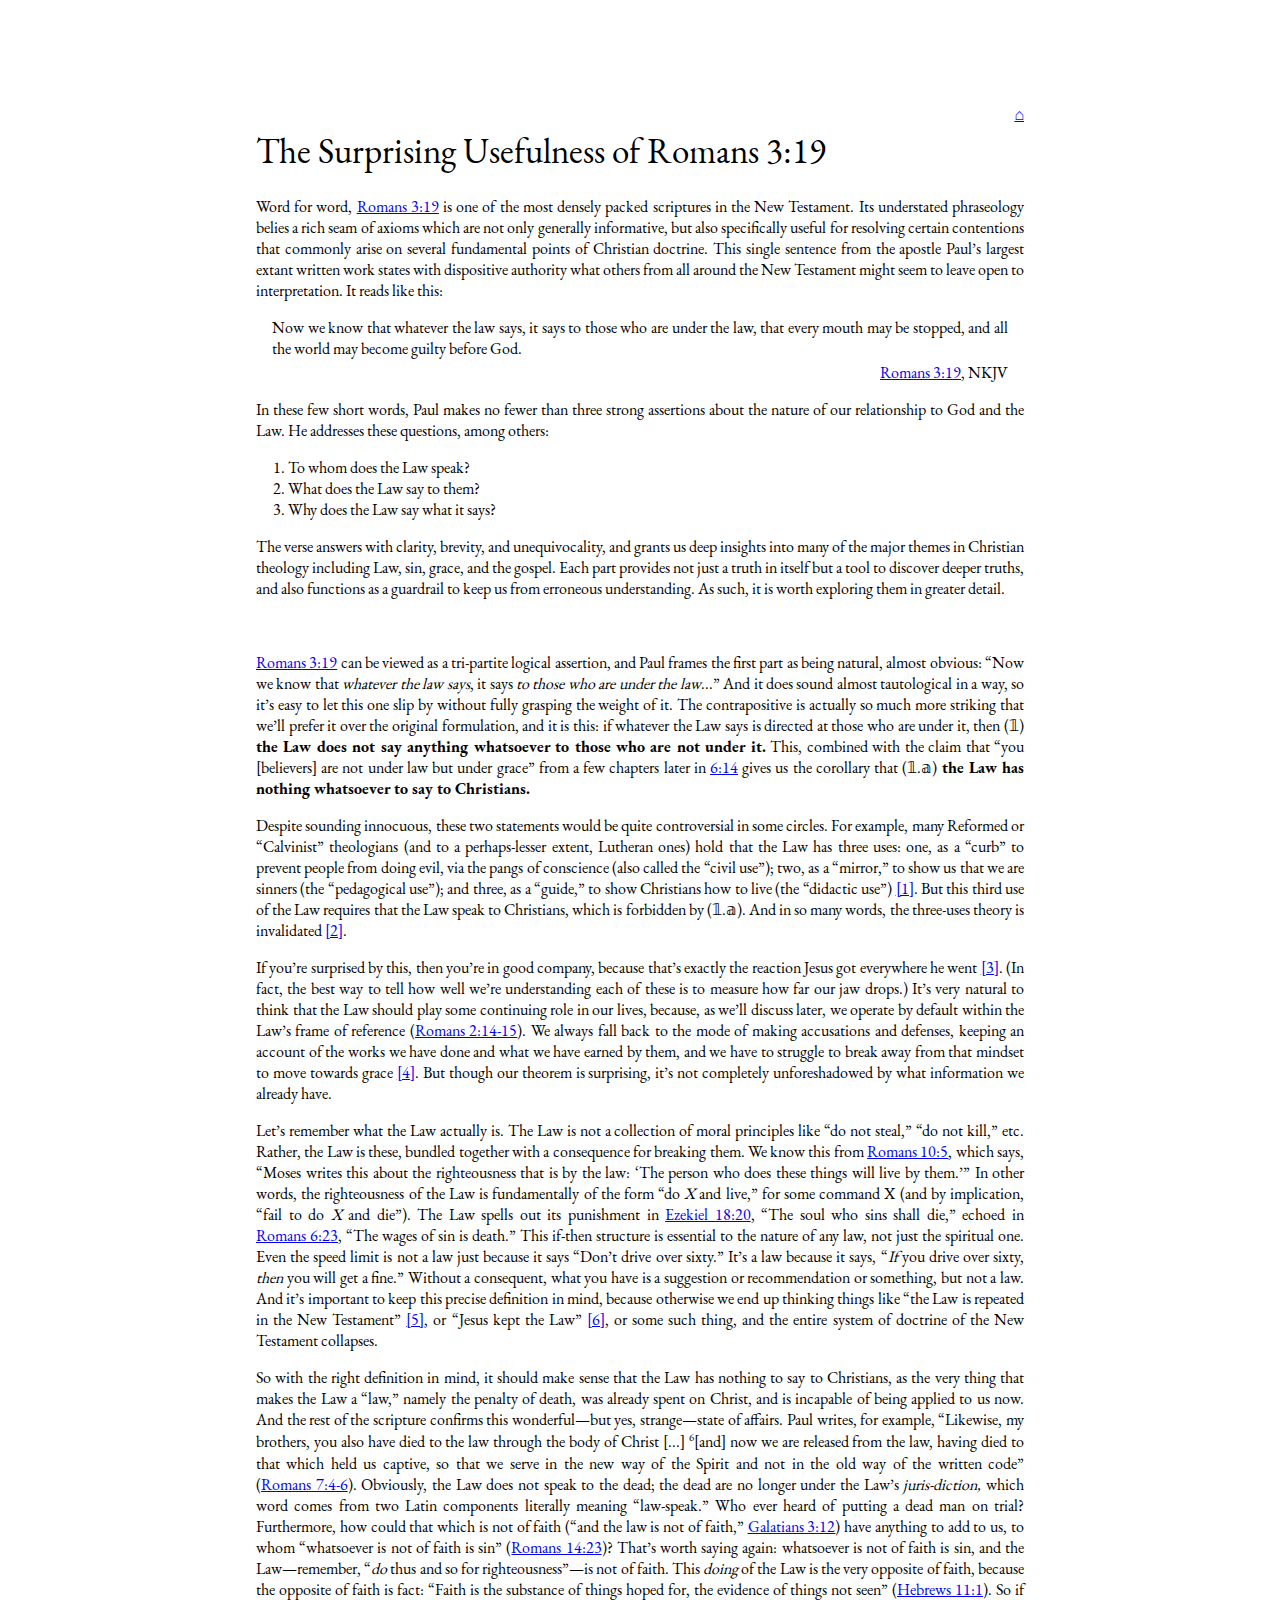
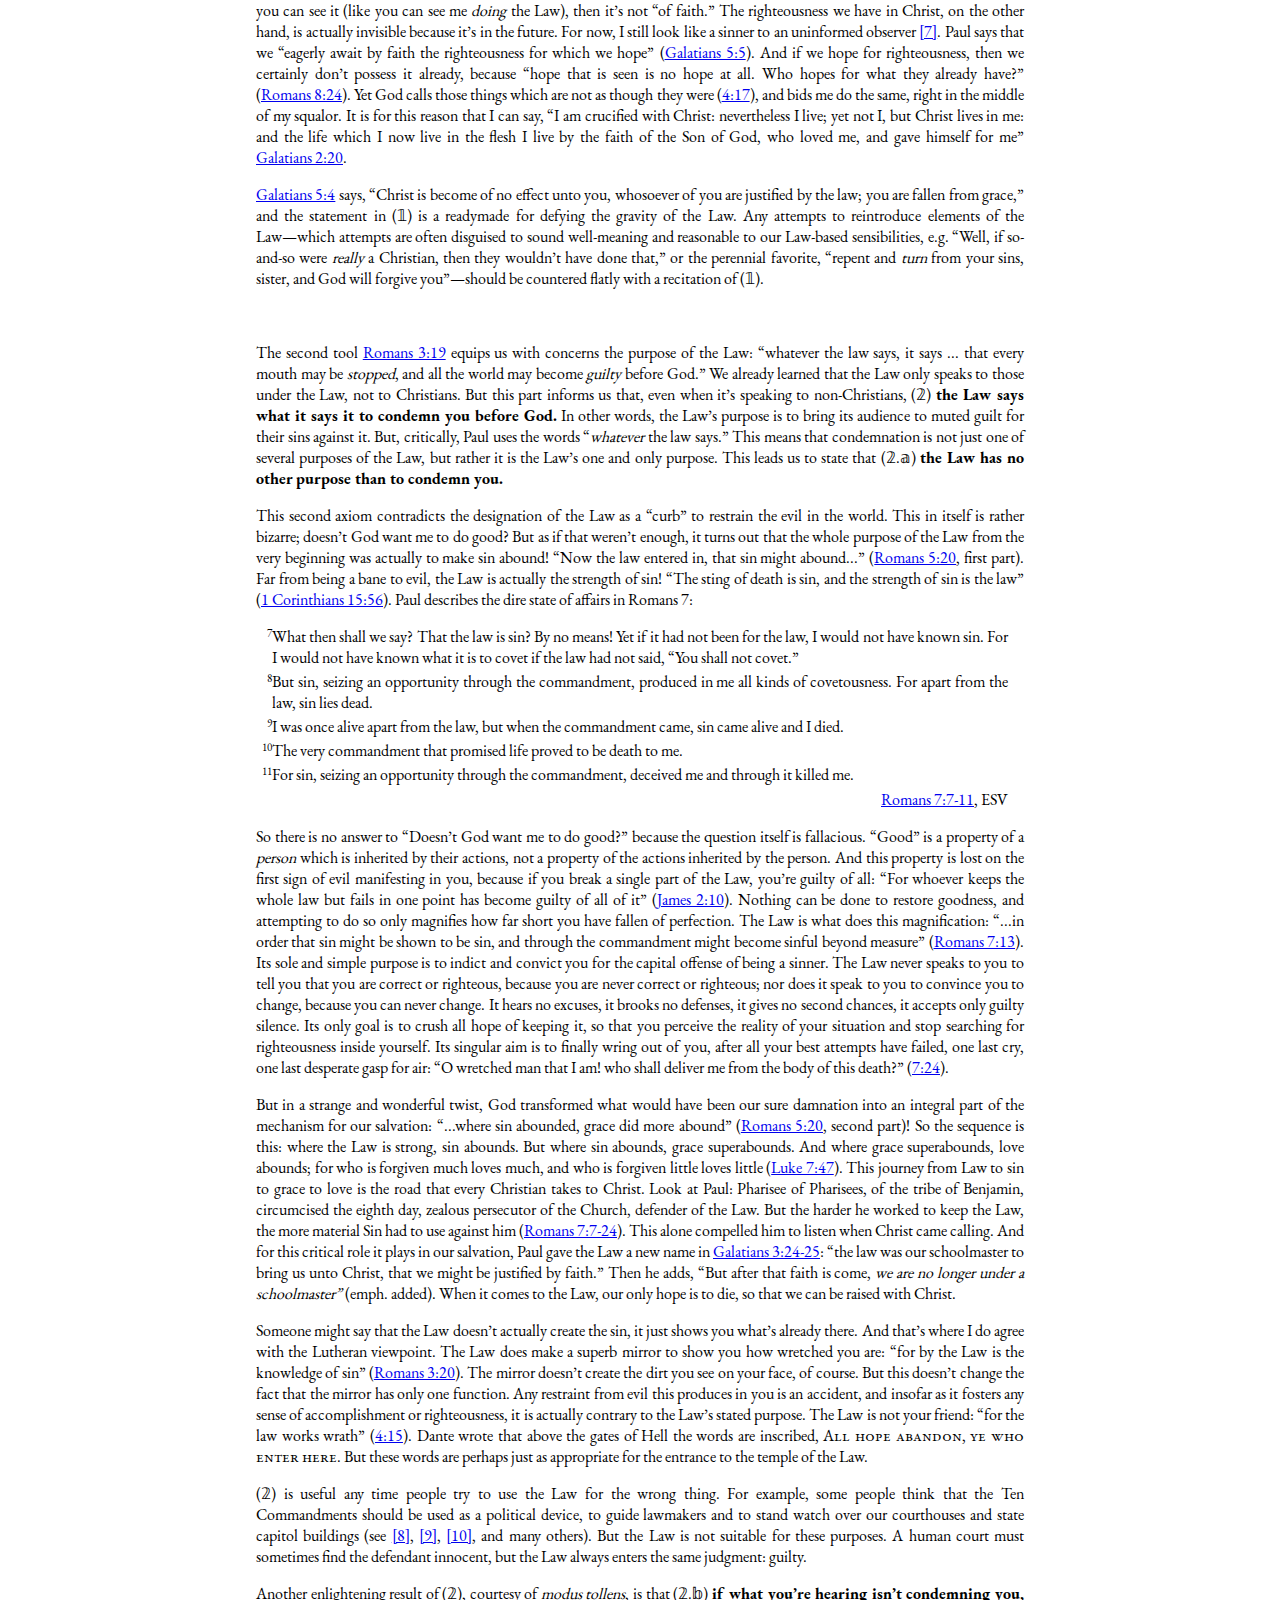
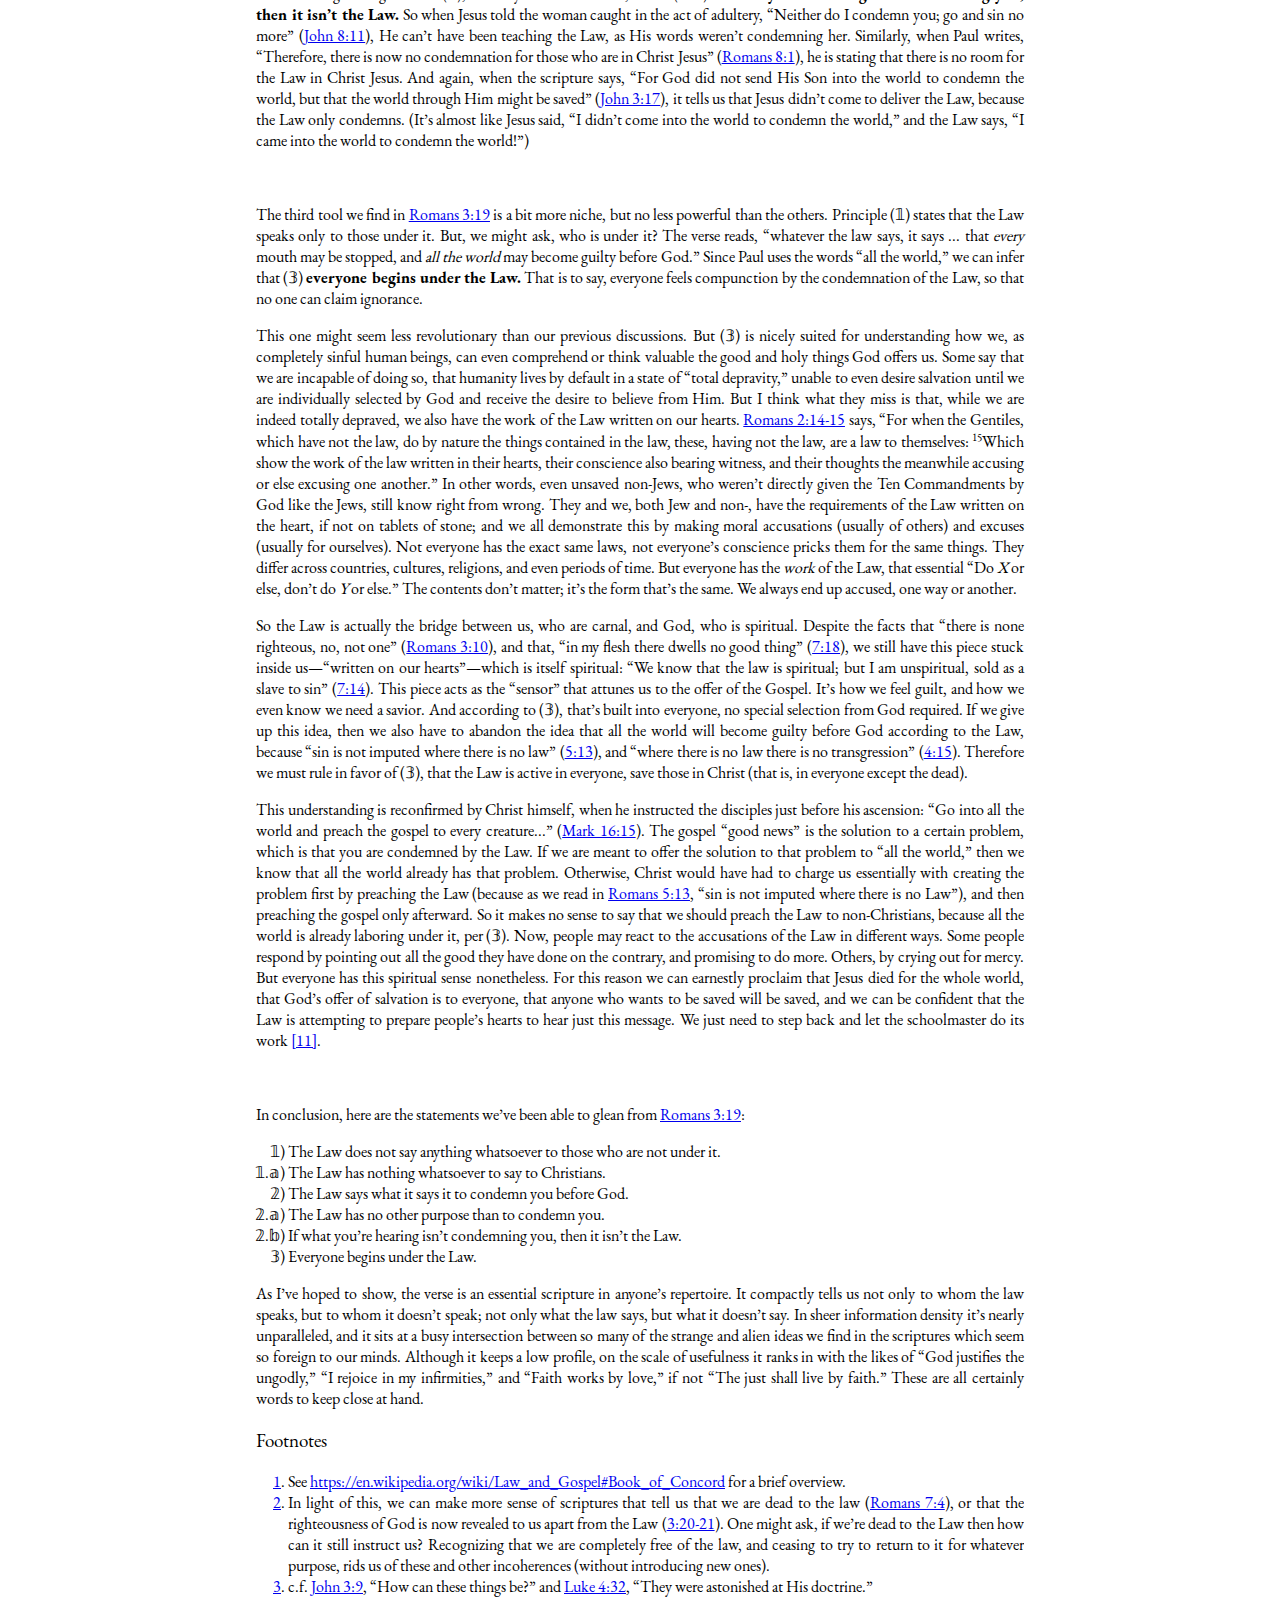
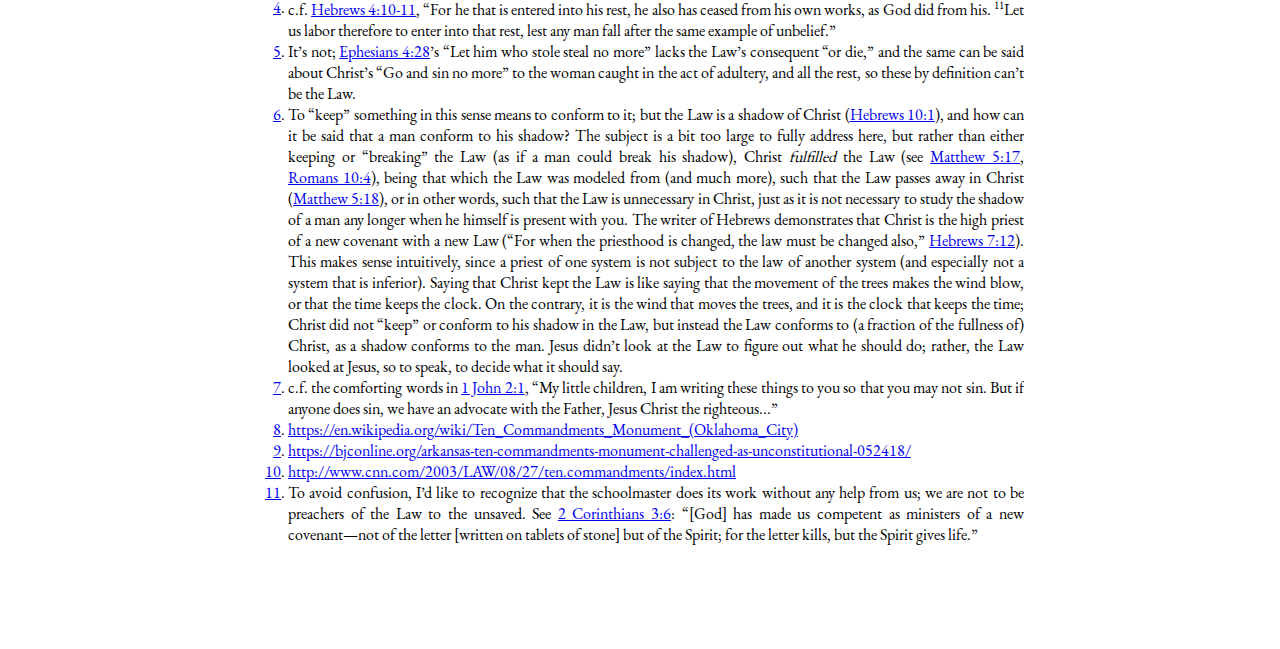
<file: chr/romans319-old.html>
<!DOCTYPE html>
<html>
<head>
<meta name="viewport" content="width=device-width, initial-scale=1">
<meta charset="UTF-8">
<link rel="stylesheet" href="/site.css">
<title>The Surprising Usefulness of Romans 3:19</title>
</head>
<body class="article">
<article id="container">
<div id="homediv">
<a href="/">⌂</a>
</div>
<h1 class="article-title">The Surprising Usefulness of Romans 3:19</h1>


<p>Word for word, <a class="bref" target="_blank" href="https://www.biblegateway.com/passage/?search=Romans+3%3A19&version=NKJV">Romans 3:19</a> is one of the most densely
packed scriptures in the New Testament. Its understated phraseology
belies a rich seam of axioms which are not only generally informative,
but also specifically useful for resolving certain contentions that
commonly arise on several fundamental points of Christian
doctrine. This single sentence from the apostle Paul’s largest extant
written work states with dispositive authority what others from all
around the New Testament might seem to leave open to
interpretation. It reads like this:

</p><div class="scripture-block-quote"><div>
Now we know that whatever the law says, it says to those who are
under the law, that every mouth may be stopped, and all the world may
become guilty before God.
</div><div class="quote-attrib"><a target="_blank" href="https://www.biblegateway.com/passage/?search=Romans+3%3A19&version=NKJV">Romans 3:19</a>, NKJV</div></div>

<p>In these few short words, Paul makes no fewer than three strong
assertions about the nature of our relationship to God and the Law. He
addresses these questions, among others:

</p><ol><li>To whom does the Law speak?</li>
<li>What does the Law say to them?</li>
<li>Why does the Law say what it says?</li>
</ol>

<p>The verse answers with clarity, brevity, and unequivocality, and
grants us deep insights into many of the major themes in Christian
theology including Law, sin, grace, and the gospel. Each part provides
not just a truth in itself but a tool to discover deeper truths, and
also functions as a guardrail to keep us from erroneous
understanding. As such, it is worth exploring them in greater detail.

</p>&nbsp;
<a class="bref" target="_blank" href="https://www.biblegateway.com/passage/?search=Romans+3%3A19&version=NKJV"><p>Romans 3:19</a> can be viewed as a tri-partite logical
assertion, and Paul frames the first part as being natural, almost
obvious: “Now we know that <i>whatever the law says</i>, it says <i>to
those who are under the law</i>...” And it does sound almost tautological
in a way, so it’s easy to let this one slip by without fully grasping
the weight of it. The contrapositive is actually so much more striking
that we’ll prefer it over the original formulation, and it is this: if
whatever the Law says is directed at those who are under it, then (𝟙)
<b>the Law does not say anything whatsoever to those who are not under
it.</b>  This, combined with the claim that “you [believers] are not
under law but under grace” from a few chapters later in
<a class="bref" target="_blank" href="https://www.biblegateway.com/passage/?search=Romans+6%3A14&version=NIV">6:14</a> gives us the corollary that (𝟙.𝕒) <b>the Law
has nothing whatsoever to say to Christians.</b>

</p><p>Despite sounding innocuous, these two statements would be quite
controversial in some circles. For example, many Reformed or
“Calvinist” theologians (and to a perhaps-lesser extent, Lutheran ones)
hold that the Law has three uses: one, as a “curb” to prevent people
from doing evil, via the pangs of conscience (also called the “civil
use”); two, as a “mirror,” to show us that we are sinners (the
“pedagogical use”); and three, as a “guide,” to show Christians how to
live (the “didactic use”) <a id="reference-1" href="#footnote-1">[1]</a>. But this third use of the Law requires that
the Law speak to Christians, which is forbidden by (𝟙.𝕒). And in so
many words, the three-uses theory is invalidated <a id="reference-2" href="#footnote-2">[2]</a>.

</p><p>If you’re surprised by this, then you’re in good company, because
that’s exactly the reaction Jesus got everywhere he went
<a id="reference-3" href="#footnote-3">[3]</a>. (In
fact, the best way to tell how well we’re understanding each of these
is to measure how far our jaw drops.)  It’s very natural to think that
the Law should play some continuing role in our lives, because, as
we’ll discuss later, we operate by default within the Law’s frame of
reference (<a class="bref" target="_blank" href="https://studybible.info/AKJV/Romans 2:14-15">Romans 2:14-15</a>). We always fall back to the
mode of making accusations and defenses, keeping an account of the
works we have done and what we have earned by them, and we have to
struggle to break away from that mindset to move towards grace
<a id="reference-4" href="#footnote-4">[4]</a>. But though our theorem
is surprising, it’s not completely unforeshadowed by what information
we already have.

</p><p>Let’s remember what the Law actually is. The Law is not a collection of moral
principles like “do not steal,” “do not kill,” etc. Rather, the Law is these,
bundled together with a consequence for breaking them.  We know this from
<a class="bref" target="_blank" href="https://www.biblegateway.com/passage/?search=Romans+10%3A5&version=NIV">Romans 10:5</a>, which says, “Moses writes this about the
righteousness that is by the law: ‘The person who does these things will live by
them.’” In other words, the righteousness of the Law is fundamentally of the
form “do <i>X</i> and live,” for some command X (and by implication, “fail to do
<i>X</i> and die”).  The Law spells out its punishment in
<a class="bref" target="_blank" href="https://www.biblegateway.com/passage/?search=Ezekiel+18%3A20&version=ESV">Ezekiel 18:20</a>, “The soul who sins shall die,” echoed in
<a class="bref" target="_blank" href="https://www.biblegateway.com/passage/?search=Romans+6%3A23&version=KJV">Romans 6:23</a>, “The wages of sin is death.” This if-then structure
is essential to the nature of any law, not just the spiritual one. Even the
speed limit is not a law just because it says “Don’t drive over sixty.” It’s a
law because it says, “<i>If</i> you drive over sixty, <i>then</i> you will get a
fine.”  Without a consequent, what you have is a suggestion or recommendation or
something, but not a law. And it’s important to keep this precise definition in
mind, because otherwise we end up thinking things like “the Law is repeated in
the New Testament” <a id="reference-5" href="#footnote-5">[5]</a>, or “Jesus
kept the Law” <a id="reference-6" href="#footnote-6">[6]</a>, or some such thing, and the entire system of doctrine of the New
Testament collapses.

</p><p>So with the right definition in mind, it should make sense that the
Law has nothing to say to Christians, as the very thing that makes the
Law a “law,” namely the penalty of death, was already spent on Christ,
and is incapable of being applied to us now.  And the rest of the
scripture confirms this wonderful&#8288;—&#8288;but yes, strange&#8288;—&#8288;state of
affairs. Paul writes, for example, “Likewise, my brothers, you also
have died to the law through the body of Christ [...] <sup class="superscript">6</sup>[and] now
we are released from the law, having died to that which held us
captive, so that we serve in the new way of the Spirit and not in the
old way of the written code” (<a class="bref" target="_blank" href="https://www.biblegateway.com/passage/?search=Romans+7%3A4-6&version=NKJV">Romans 7:4-6</a>).
Obviously, the Law does not speak to the dead; the dead are no longer
under the Law’s <i>juris-diction,</i> which word comes from two Latin
components literally meaning “law-speak.”  Who ever heard of putting a
dead man on trial?  Furthermore, how could that which is not of faith
(“and the law is not of faith,” <a class="bref" target="_blank" href="https://www.biblegateway.com/passage/?search=Galatians+3%3A12&version=ESV">Galatians 3:12</a>) have
anything to add to us, to whom “whatsoever is not of faith is sin”
(<a class="bref" target="_blank" href="https://www.biblegateway.com/passage/?search=Romans+14%3A23&version=KJV">Romans 14:23</a>)?  That’s worth saying again: whatsoever
is not of faith is sin, and the Law&#8288;—&#8288;remember, “<i>do</i> thus and so
for righteousness”&#8288;—&#8288;is not of faith. This <i>doing</i> of the Law is
the very opposite of faith, because the opposite of faith is fact:
“Faith is the substance of things hoped for, the evidence of things
not seen” (<a class="bref" target="_blank" href="https://www.biblegateway.com/passage/?search=Hebrews+11%3A1&version=NKJV">Hebrews 11:1</a>). So if you can see it (like
you can see me <i>doing</i> the Law), then it’s not “of faith.”  The
righteousness we have in Christ, on the other hand, is actually
invisible because it’s in the future. For now, I still look like a
sinner to an uninformed observer <a id="reference-7" href="#footnote-7">[7]</a>. Paul
says that we “eagerly await by faith the righteousness for which we
hope” (<a class="bref" target="_blank" href="https://www.biblegateway.com/passage/?search=Galatians+5%3A5&version=NIV">Galatians 5:5</a>). And if we hope for righteousness,
then we certainly don’t possess it already, because “hope that is seen is
no hope at all. Who hopes for what they already have?”
(<a class="bref" target="_blank" href="https://www.biblegateway.com/passage/?search=Romans+8%3A24&version=NIV">Romans 8:24</a>). Yet God calls those things which are not
as though they were (<a class="bref" target="_blank" href="https://www.biblegateway.com/passage/?search=Romans+4%3A17&version=NIV">4:17</a>), and bids me do the
same, right in the middle of my squalor. It is for this reason that I
can say, “I am crucified with Christ: nevertheless I live; yet not I,
but Christ lives in me: and the life which I now live in the flesh I
live by the faith of the Son of God, who loved me, and gave himself
for me” <a class="bref" target="_blank" href="https://studybible.info/AKJV/Galatians 2:20">Galatians 2:20</a>.

</p><a class="bref" target="_blank" href="https://www.biblegateway.com/passage/?search=Galatians+5%3A4&version=KJV"><p>Galatians 5:4</a> says, “Christ is become of no effect unto
you, whosoever of you are justified by the law; you are fallen from
grace,” and the statement in (𝟙) is a readymade for defying the
gravity of the Law. Any attempts to reintroduce elements of the
Law&#8288;—&#8288;which attempts are often disguised to sound well-meaning and
reasonable to our Law-based sensibilities, e.g. “Well, if so-and-so
were <i>really</i> a Christian, then they wouldn’t have done that,” or
the perennial favorite, “repent and <i>turn</i> from your sins, sister,
and God will forgive you”&#8288;—&#8288;should be countered flatly with a
recitation of (𝟙).

</p>&nbsp;
<p>The second tool <a class="bref" target="_blank" href="https://www.biblegateway.com/passage/?search=Romans+3%3A19&version=NKJV">Romans 3:19</a> equips us with concerns the
purpose of the Law: “whatever the law says, it says ... that every
mouth may be <i>stopped</i>, and all the world may become <i>guilty</i>
before God.” We already learned that the Law only speaks to those
under the Law, not to Christians. But this part informs us that, even
when it’s speaking to non-Christians, (𝟚) <b>the Law says what it says
it to condemn you before God.</b> In other words, the Law’s purpose is to
bring its audience to muted guilt for their sins against it. But,
critically, Paul uses the words “<i>whatever</i> the law says.” This
means that condemnation is not just one of several purposes of the
Law, but rather it is the Law’s one and only purpose. This leads us to
state that (𝟚.𝕒) <b>the Law has no other purpose than to condemn you.</b>

</p><p>This second axiom contradicts the designation of the Law as a “curb”
to restrain the evil in the world. This in itself is rather bizarre;
doesn’t God want me to do good? But as if that weren’t enough, it
turns out that the whole purpose of the Law from the very beginning
was actually to make sin abound! “Now the law entered in, that sin
might abound...”  (<a class="bref" target="_blank" href="https://www.biblegateway.com/passage/?search=Romans+5%3A20&version=DRA">Romans 5:20</a>, first part). Far from
being a bane to evil, the Law is actually the strength of sin!  “The
sting of death is sin, and the strength of sin is the law” (<a class="bref" target="_blank" href="https://www.biblegateway.com/passage/?search=1
Corinthians+15%3A56&version=NKJV">1
Corinthians 15:56</a>). Paul describes the dire state of affairs
in Romans 7:

</p><div class="scripture-block-quote"><div><sup class="laligned superscript">7</sup>What then shall we say? That the law is sin? By no means! Yet if it
had not been for the law, I would not have known sin. For I would not
have known what it is to covet if the law had not said, “You shall not
covet.”</div><div><sup class="laligned superscript">8</sup>But sin, seizing an opportunity through the commandment, produced in
me all kinds of covetousness. For apart from the law, sin lies dead.</div><div><sup class="laligned superscript">9</sup>I was once alive apart from the law, but when the commandment
came, sin came alive and I died.</div><div><sup class="laligned superscript">10</sup>The very commandment that promised life proved to be death to me.</div><div><sup class="laligned superscript">11</sup>For sin, seizing an opportunity through the commandment, deceived me
and through it killed me.</div><div class="quote-attrib"><a target="_blank" href="https://www.biblegateway.com/passage/?search=Romans+7%3A7-11&version=ESV">Romans 7:7-11</a>, ESV</div></div>

<p>So there is no answer to “Doesn’t God want me to do good?”  because
the question itself is fallacious. “Good” is a property of a
<i>person</i> which is inherited by their actions, not a property of the
actions inherited by the person. And this property is lost on the
first sign of evil manifesting in you, because if you break a single
part of the Law, you’re guilty of all: “For whoever keeps the whole
law but fails in one point has become guilty of all of it”
(<a class="bref" target="_blank" href="https://www.biblegateway.com/passage/?search=James+2%3A10&version=ESV">James 2:10</a>). Nothing can be done to restore goodness,
and attempting to do so only magnifies how far short you have fallen
of perfection. The Law is what does this magnification: “...in order
that sin might be shown to be sin, and through the commandment might
become sinful beyond measure” (<a class="bref" target="_blank" href="https://www.biblegateway.com/passage/?search=Romans+7%3A13&version=ESV">Romans 7:13</a>). Its sole
and simple purpose is to indict and convict you for the capital
offense of being a sinner. The Law never speaks to you to tell you
that you are correct or righteous, because you are never correct or
righteous; nor does it speak to you to convince you to change, because
you can never change. It hears no excuses, it brooks no defenses, it
gives no second chances, it accepts only guilty silence. Its only goal
is to crush all hope of keeping it, so that you perceive the reality
of your situation and stop searching for righteousness inside
yourself. Its singular aim is to finally wring out of you, after all
your best attempts have failed, one last cry, one last desperate gasp
for air: “O wretched man that I am! who shall deliver me from the body
of this death?”  (<a class="bref" target="_blank" href="https://www.biblegateway.com/passage/?search=Romans+7%3A24&version=NKJV">7:24</a>).

</p><p>But in a strange and wonderful twist, God transformed what would have
been our sure damnation into an integral part of the mechanism for our
salvation: “...where sin abounded, grace did more abound”
(<a class="bref" target="_blank" href="https://www.biblegateway.com/passage/?search=Romans+5%3A20&version=DRA">Romans 5:20</a>, second part)! So the sequence is this:
where the Law is strong, sin abounds. But where sin abounds, grace
superabounds. And where grace superabounds, love abounds; for who is
forgiven much loves much, and who is forgiven little loves little
(<a class="bref" target="_blank" href="https://www.biblegateway.com/passage/?search=Luke+7%3A47&version=ESV">Luke 7:47</a>). This journey from Law to sin to grace to
love is the road that every Christian takes to Christ. Look at Paul:
Pharisee of Pharisees, of the tribe of Benjamin, circumcised the
eighth day, zealous persecutor of the Church, defender of the Law. But
the harder he worked to keep the Law, the more material Sin had to use
against him (<a class="bref" target="_blank" href="https://www.biblegateway.com/passage/?search=Romans+7%3A7-24&version=ESV">Romans 7:7-24</a>). This alone compelled him to
listen when Christ came calling. And for this critical
role it plays in our salvation, Paul gave the Law a new name in
<a class="bref" target="_blank" href="https://www.biblegateway.com/passage/?search=Galatians+3%3A24-25&version=KJV">Galatians 3:24-25</a>: “the law was our schoolmaster to
bring us unto Christ, that we might be justified by faith.” Then he
adds, “But after that faith is come, <i>we are no longer under a
schoolmaster”</i> (emph. added). When it comes to the Law, our only hope
is to die, so that we can be raised with Christ.

</p><p>Someone might say that the Law doesn’t actually create the sin, it just shows
you what’s already there. And that’s where I do agree with the Lutheran
viewpoint. The Law does make a superb mirror to show you how wretched you are:
“for by the Law is the knowledge of sin” (<a class="bref" target="_blank" href="https://www.biblegateway.com/passage/?search=Romans+3%3A20&version=NKJV">Romans 3:20</a>). The
mirror doesn’t create the dirt you see on your face, of course. But this doesn’t
change the fact that the mirror has only one function. Any restraint from evil
this produces in you is an accident, and insofar as it fosters any sense of
accomplishment or righteousness, it is actually contrary to the Law’s stated
purpose. The Law is not your friend: “for the law works wrath”
(<a class="bref" target="_blank" href="https://studybible.info/AKJV/Romans 4:15">4:15</a>). Dante wrote that above the gates of Hell the words
are inscribed, <span class="smallcaps">All hope abandon, ye who enter here.</span> But these words are
perhaps just as appropriate for the entrance to the temple of the Law.

</p><p>(𝟚) is useful any time people try to use the Law for the wrong
thing. For example, some people think that the Ten Commandments should
be used as a political device, to guide lawmakers and to stand watch
over our courthouses and state capitol buildings (see
<a id="reference-8" href="#footnote-8">[8]</a>,
<a id="reference-9" href="#footnote-9">[9]</a>,
<a id="reference-10" href="#footnote-10">[10]</a>,
and many others). But the Law is not suitable for these purposes.  A
human court must sometimes find the defendant innocent, but the Law
always enters the same judgment: guilty.

</p>

<p>Another enlightening result of (𝟚), courtesy of <i>modus tollens</i>, is that (𝟚.𝕓)
<b>if what you’re hearing isn’t condemning you, then it isn’t the Law.</b>  So when
Jesus told the woman caught in the act of adultery, “Neither do I condemn you;
go and sin no more” (<a class="bref" target="_blank" href="https://www.biblegateway.com/passage/?search=John+8%3A11&version=NKJV">John 8:11</a>), He can’t have been teaching the
Law, as His words weren’t condemning her. Similarly, when Paul writes,
“Therefore, there is now no condemnation for those who are in Christ Jesus”
(<a class="bref" target="_blank" href="https://www.biblegateway.com/passage/?search=Romans+8%3A1&version=NIV">Romans 8:1</a>), he is stating that there is no room for the Law in
Christ Jesus. And again, when the scripture says, “For God did not send His Son
into the world to condemn the world, but that the world through Him might be
saved” (<a class="bref" target="_blank" href="https://www.biblegateway.com/passage/?search=John+3%3A17&version=NKJV">John 3:17</a>), it tells us that Jesus didn’t come to deliver
the Law, because the Law only condemns. (It’s almost like Jesus said, “I didn’t
come into the world to condemn the world,” and the Law says, “I came into the
world to condemn the world!”)

</p>&nbsp;
<p>The third tool we find in <a class="bref" target="_blank" href="https://www.biblegateway.com/passage/?search=Romans+3%3A19&version=NKJV">Romans 3:19</a> is a bit more niche, but no
less powerful than the others. Principle (𝟙) states that the Law speaks only to
those under it. But, we might ask, who is under it? The verse reads, “whatever
the law says, it says ... that <i>every</i> mouth may be stopped, and <i>all the
world</i> may become guilty before God.” Since Paul uses the words “all the world,”
we can infer that (𝟛) <b>everyone begins under the Law.</b> That is to say,
everyone feels compunction by the condemnation of the Law, so that no one can
claim ignorance.

</p><p>This one might seem less revolutionary than our previous
discussions. But (𝟛) is nicely suited for understanding how we, as
completely sinful human beings, can even comprehend or think valuable
the good and holy things God offers us. Some say that we are incapable
of doing so, that humanity lives by default in a state of “total
depravity,” unable to even desire salvation until we are individually
selected by God and receive the desire to believe from Him. But I
think what they miss is that, while we are indeed totally depraved, we
also have the work of the Law written on our
hearts. <a class="bref" target="_blank" href="https://studybible.info/AKJV/Romans 2:14-15">Romans 2:14-15</a> says, “For when the Gentiles,
which have not the law, do by nature the things contained in the law,
these, having not the law, are a law to themselves: <sup class="superscript">15</sup>Which show
the work of the law written in their hearts, their conscience also
bearing witness, and their thoughts the meanwhile accusing or else
excusing one another.” In other words, even unsaved non-Jews, who
weren’t directly given the Ten Commandments by God like the Jews,
still know right from wrong. They and we, both Jew and non-, have the
requirements of the Law written on the heart, if not on tablets of
stone; and we all demonstrate this by making moral accusations
(usually of others) and excuses (usually for ourselves). Not everyone
has the exact same laws, not everyone’s conscience pricks them for the
same things. They differ across countries, cultures, religions, and
even periods of time. But everyone has the <i>work</i> of the Law, that
essential “Do <i>X</i> or else, don’t do <i>Y</i> or else.”  The contents
don’t matter; it’s the form that’s the same. We always end up accused,
one way or another.

</p><p>So the Law is actually the bridge between us, who are carnal, and God,
who is spiritual. Despite the facts that “there is none righteous, no,
not one” (<a class="bref" target="_blank" href="https://www.biblegateway.com/passage/?search=Romans+3%3A10&version=NKJV">Romans 3:10</a>), and that, “in my flesh there
dwells no good thing” (<a class="bref" target="_blank" href="https://www.biblegateway.com/passage/?search=Romans+7%3A18&version=NKJV">7:18</a>), we still have this
piece stuck inside us&#8288;—&#8288;“written on our hearts”&#8288;—&#8288;which is
itself spiritual: “We know that the law is spiritual; but I am
unspiritual, sold as a slave to sin” (<a class="bref" target="_blank" href="https://www.biblegateway.com/passage/?search=Romans+7%3A14&version=NIV">7:14</a>). This
piece acts as the “sensor” that attunes us to the offer of the
Gospel. It’s how we feel guilt, and how we even know we need a
savior. And according to (𝟛), that’s built into everyone, no special
selection from God required. If we give up this idea, then we also
have to abandon the idea that all the world will become guilty before
God according to the Law, because “sin is not imputed where there is
no law” (<a class="bref" target="_blank" href="https://www.biblegateway.com/passage/?search=Romans+5%3A13&version=NASB">5:13</a>), and “where there is no law there
is no transgression” (<a class="bref" target="_blank" href="https://www.biblegateway.com/passage/?search=Romans+4%3A15&version=NIV">4:15</a>). Therefore we must
rule in favor of (𝟛), that the Law is active in everyone, save those
in Christ (that is, in everyone except the dead).

</p><p>This understanding is reconfirmed by Christ himself, when he
instructed the disciples just before his ascension: “Go into all the
world and preach the gospel to every creature...”
(<a class="bref" target="_blank" href="https://www.biblegateway.com/passage/?search=Mark+16%3A15&version=NKJV">Mark 16:15</a>). The gospel “good news” is the solution to
a certain problem, which is that you are condemned by the Law. If we
are meant to offer the solution to that problem to “all the world,”
then we know that all the world already has that problem. Otherwise,
Christ would have had to charge us essentially with creating the
problem first by preaching the Law (because as we read in <a class="bref" target="_blank" href="https://www.biblegateway.com/passage/?search=Romans+5%3A13&version=NASB">Romans 5:13</a>,
“sin is not imputed where there is no Law”), and then
preaching the gospel only afterward. So it makes no sense to say that
we should preach the Law to non-Christians, because all the world is
already laboring under it, per (𝟛). Now, people may react to the
accusations of the Law in different ways. Some people respond by
pointing out all the good they have done on the contrary, and
promising to do more. Others, by crying out for mercy. But everyone
has this spiritual sense nonetheless. For this reason we can earnestly
proclaim that Jesus died for the whole world, that God’s offer of
salvation is to everyone, that anyone who wants to be saved will be
saved, and we can be confident that the Law is attempting to prepare
people’s hearts to hear just this message. We just need to step back
and let the schoolmaster do its work <a id="reference-11" href="#footnote-11">[11]</a>.

</p>&nbsp;
<p>In conclusion, here are the statements we’ve been able to glean from
<a class="bref" target="_blank" href="https://www.biblegateway.com/passage/?search=Romans+3%3A19&version=NKJV">Romans 3:19</a>:

</p><div class="customlist"><div><span class="laligned">𝟙)&nbsp;</span>The Law does not say anything whatsoever to those who are not
under it.</div>
<div><span class="laligned">𝟙.𝕒)&nbsp;</span>The Law has nothing whatsoever to say to Christians.</div>
<div><span class="laligned">𝟚)&nbsp;</span>The Law says what it says it to condemn you before God.</div>
<div><span class="laligned">𝟚.𝕒)&nbsp;</span>The Law has no other purpose than to condemn you.</div>
<div><span class="laligned">𝟚.𝕓)&nbsp;</span>If what you’re hearing isn’t condemning you, then it isn’t the
Law.</div>
<div><span class="laligned">𝟛)&nbsp;</span>Everyone begins under the Law.</div>
</div>

<p>As I’ve hoped to show, the verse is an essential scripture in anyone’s
repertoire. It compactly tells us not only to whom the law speaks, but
to whom it doesn’t speak; not only what the law says, but what it
doesn’t say. In sheer information density it’s nearly unparalleled,
and it sits at a busy intersection between so many of the strange and
alien ideas we find in the scriptures which seem so foreign to our
minds. Although it keeps a low profile, on the scale of usefulness it
ranks in with the likes of “God justifies the ungodly,” “I rejoice in
my infirmities,” and “Faith works by love,” if not “The just shall
live by faith.” These are all certainly words to keep close at hand.
</p><div id="footnotes-wrapper">
<h3 class="footnote-header">Footnotes</h3>
<div id="footnotes"><div id="footnote-1" class="footnote">
<span class="footnote-num"><a href="#reference-1">1</a>.&nbsp;</span><span class="footnote-text">See
<a target="_blank" href="https://en.wikipedia.org/wiki/Law_and_Gospel#Book_of_Concord">https://en.wikipedia.org/wiki/Law_and_Gospel#Book_of_Concord</a>
for a brief overview.</span>
</div><div id="footnote-2" class="footnote">
<span class="footnote-num"><a href="#reference-2">2</a>.&nbsp;</span><span class="footnote-text">In light of
this, we can make more sense of scriptures that tell us that we are
dead to the law (<a class="bref" target="_blank" href="https://www.biblegateway.com/passage/?search=Romans+7%3A4&version=KJV">Romans 7:4</a>), or that the righteousness
of God is now revealed to us apart from the Law
(<a class="bref" target="_blank" href="https://www.biblegateway.com/passage/?search=Romans+3%3A20-21&version=KJV">3:20-21</a>). One might ask, if we’re dead to the
Law then how can it still instruct us? Recognizing that we are
completely free of the law, and ceasing to try to return to it for
whatever purpose, rids us of these and other incoherences (without
introducing new ones).</span>
</div><div id="footnote-3" class="footnote">
<span class="footnote-num"><a href="#reference-3">3</a>.&nbsp;</span><span class="footnote-text">c.f. <a class="bref" target="_blank" href="https://www.biblegateway.com/passage/?search=John+3%3A9&version=ESV">John 3:9</a>, “How can these things be?”  and
<a class="bref" target="_blank" href="https://www.biblegateway.com/passage/?search=Luke+4%3A32&version=KJV">Luke 4:32</a>, “They were astonished at His doctrine.”</span>
</div><div id="footnote-4" class="footnote">
<span class="footnote-num"><a href="#reference-4">4</a>.&nbsp;</span><span class="footnote-text">c.f. <a class="bref" target="_blank" href="https://studybible.info/AKJV/Hebrews 4:10-11">Hebrews 4:10-11</a>, “For he that is entered
into his rest, he also has ceased from his own works, as God did from
his.  <sup class="superscript">11</sup>Let us labor therefore to enter into that rest, lest any
man fall after the same example of unbelief.”</span>
</div><div id="footnote-5" class="footnote">
<span class="footnote-num"><a href="#reference-5">5</a>.&nbsp;</span><span class="footnote-text">It’s not; <a class="bref" target="_blank" href="https://www.biblegateway.com/passage/?search=Ephesians+4%3A28&version=NKJV">Ephesians 4:28</a>’s “Let him
who stole steal no more” lacks the Law’s consequent “or die,” and the same can
be said about Christ’s “Go and sin no more” to the woman caught in the act of
adultery, and all the rest, so these by definition can’t be the Law.</span>
</div><div id="footnote-6" class="footnote">
<span class="footnote-num"><a href="#reference-6">6</a>.&nbsp;</span><span class="footnote-text">To “keep” something in this sense means to conform to
it; but the Law is a shadow of Christ (<a class="bref" target="_blank" href="https://www.biblegateway.com/passage/?search=Hebrews+10%3A1&version=NIV">Hebrews 10:1</a>), and how can
it be said that a man conform to his shadow? The subject is a bit too large to
fully address here, but rather than either keeping or “breaking” the Law (as if
a man could break his shadow), Christ <i>fulfilled</i> the Law (see
<a class="bref" target="_blank" href="https://www.biblegateway.com/passage/?search=Matthew+5%3A17&version=NIV">Matthew 5:17</a>, <a class="bref" target="_blank" href="https://www.biblegateway.com/passage/?search=Romans+10%3A4&version=ESV">Romans 10:4</a>), being that which the Law
was modeled from (and much more), such that the Law passes away in Christ
(<a class="bref" target="_blank" href="https://www.biblegateway.com/passage/?search=Matthew+5%3A18&version=NIV">Matthew 5:18</a>), or in other words, such that the Law is
unnecessary in Christ, just as it is not necessary to study the shadow of a man
any longer when he himself is present with you. The writer of Hebrews
demonstrates that Christ is the high priest of a new covenant with a new Law
(“For when the priesthood is changed, the law must be changed also,”
<a class="bref" target="_blank" href="https://www.biblegateway.com/passage/?search=Hebrews+7%3A12&version=NIV">Hebrews 7:12</a>). This makes sense intuitively, since a priest of one
system is not subject to the law of another system (and especially not a system
that is inferior). Saying that Christ kept the Law is like saying that the
movement of the trees makes the wind blow, or that the time keeps the clock. On
the contrary, it is the wind that moves the trees, and it is the clock that
keeps the time; Christ did not “keep” or conform to his shadow in the Law, but
instead the Law conforms to (a fraction of the fullness of) Christ, as a
shadow conforms to the man. Jesus didn’t look at the Law to figure out what he
should do; rather, the Law looked at Jesus, so to speak, to decide what it
should say.</span>
</div><div id="footnote-7" class="footnote">
<span class="footnote-num"><a href="#reference-7">7</a>.&nbsp;</span><span class="footnote-text">c.f. the comforting words
in <a class="bref" target="_blank" href="https://www.biblegateway.com/passage/?search=1 John+2%3A1&version=ESV">1 John 2:1</a>, “My little children, I am writing these
things to you so that you may not sin. But if anyone does sin, we have
an advocate with the Father, Jesus Christ the righteous...”</span>
</div><div id="footnote-8" class="footnote">
<span class="footnote-num"><a href="#reference-8">8</a>.&nbsp;</span><span class="footnote-text"><a target="_blank" href="https://en.wikipedia.org/wiki/Ten_Commandments_Monument_(Oklahoma_City)">https://en.wikipedia.org/wiki/Ten_Commandments_Monument_(Oklahoma_City)</a></span>
</div><div id="footnote-9" class="footnote">
<span class="footnote-num"><a href="#reference-9">9</a>.&nbsp;</span><span class="footnote-text"><a target="_blank" href="https://bjconline.org/arkansas-ten-commandments-monument-challenged-as-unconstitutional-052418/">https://bjconline.org/arkansas-ten-commandments-monument-challenged-as-unconstitutional-052418/</a></span>
</div><div id="footnote-10" class="footnote">
<span class="footnote-num"><a href="#reference-10">10</a>.&nbsp;</span><span class="footnote-text"><a target="_blank" href="http://www.cnn.com/2003/LAW/08/27/ten.commandments/index.html">http://www.cnn.com/2003/LAW/08/27/ten.commandments/index.html</a></span>
</div><div id="footnote-11" class="footnote">
<span class="footnote-num"><a href="#reference-11">11</a>.&nbsp;</span><span class="footnote-text">To avoid confusion, I’d
like to recognize that the schoolmaster does its work without any help
from us; we are not to be preachers of the Law to the unsaved. See
<a class="bref" target="_blank" href="https://www.biblegateway.com/passage/?search=2 Corinthians+3%3A6&version=NIV">2 Corinthians 3:6</a>: “[God] has made us competent as
ministers of a new covenant&#8288;—&#8288;not of the letter [written on tablets
of stone] but of the Spirit; for the letter kills, but the Spirit
gives life.”</span>
</div></div></div>
</article></body></html>
</file>
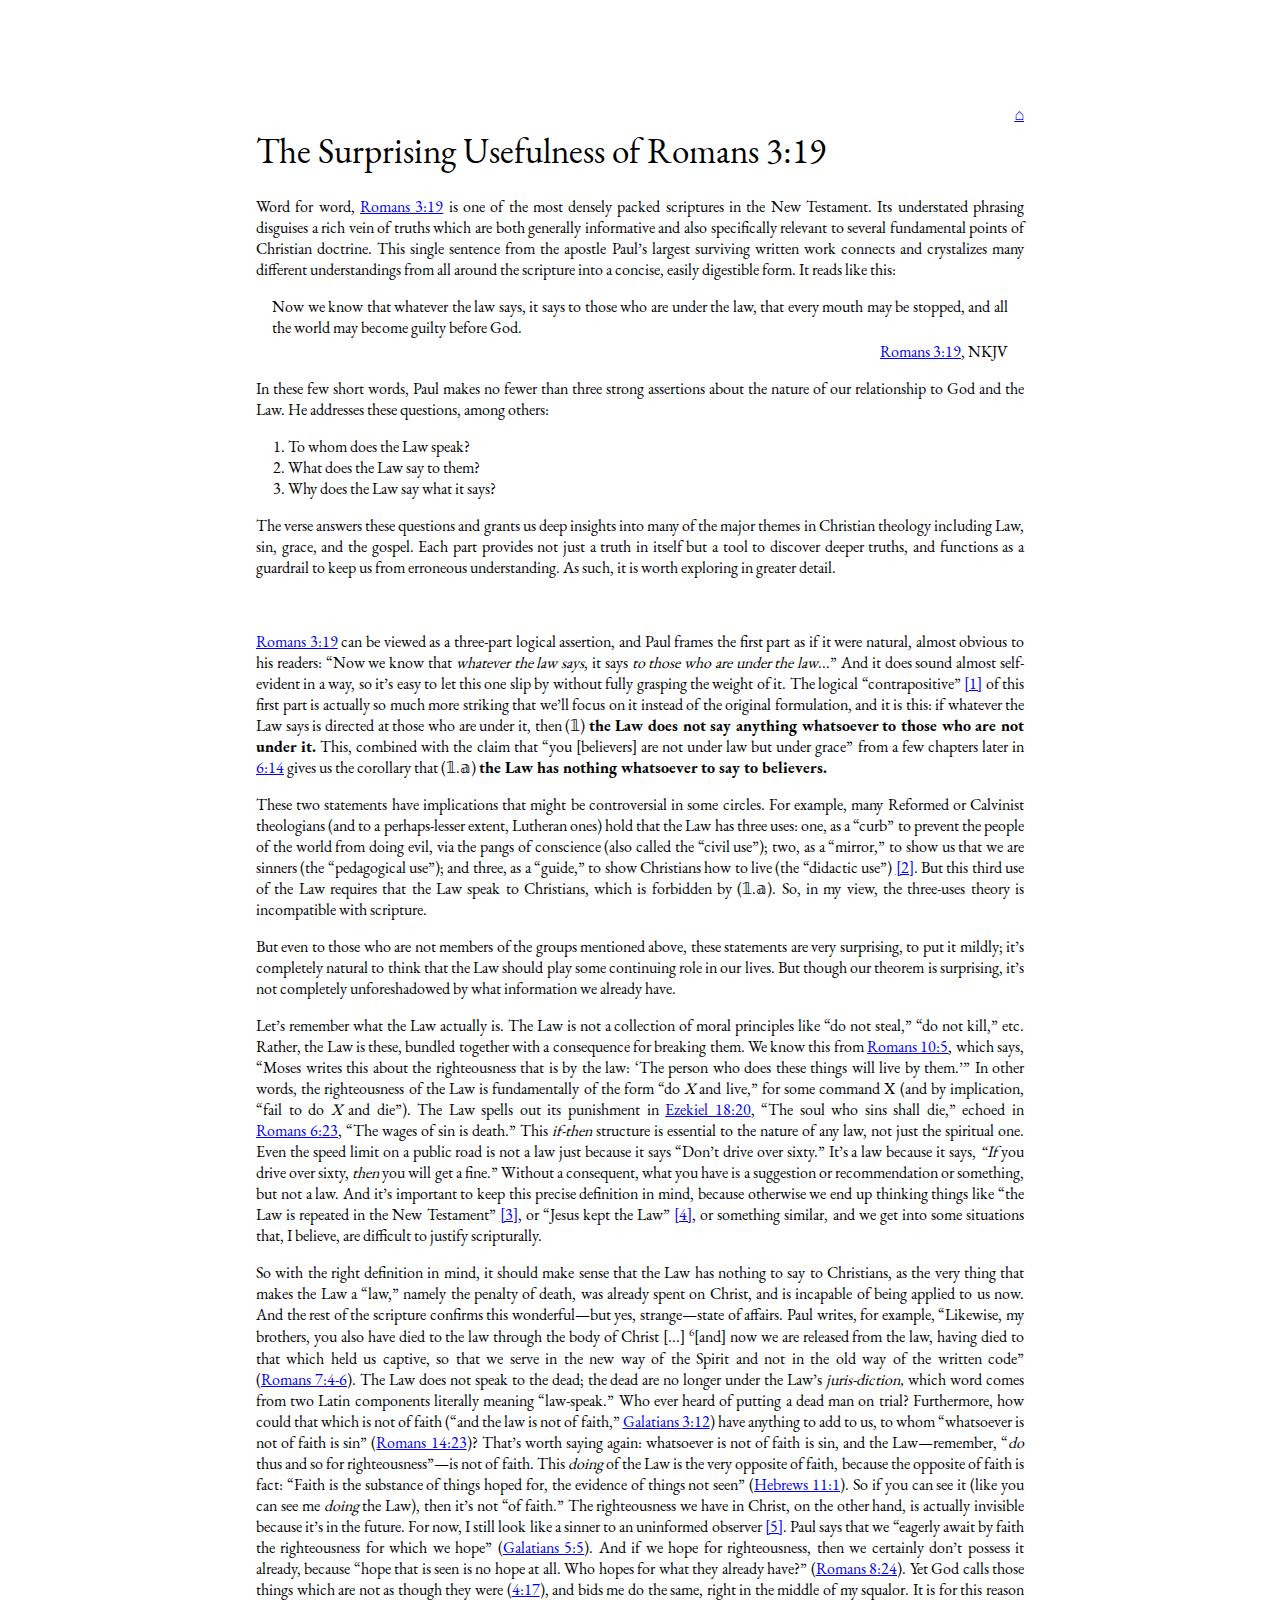
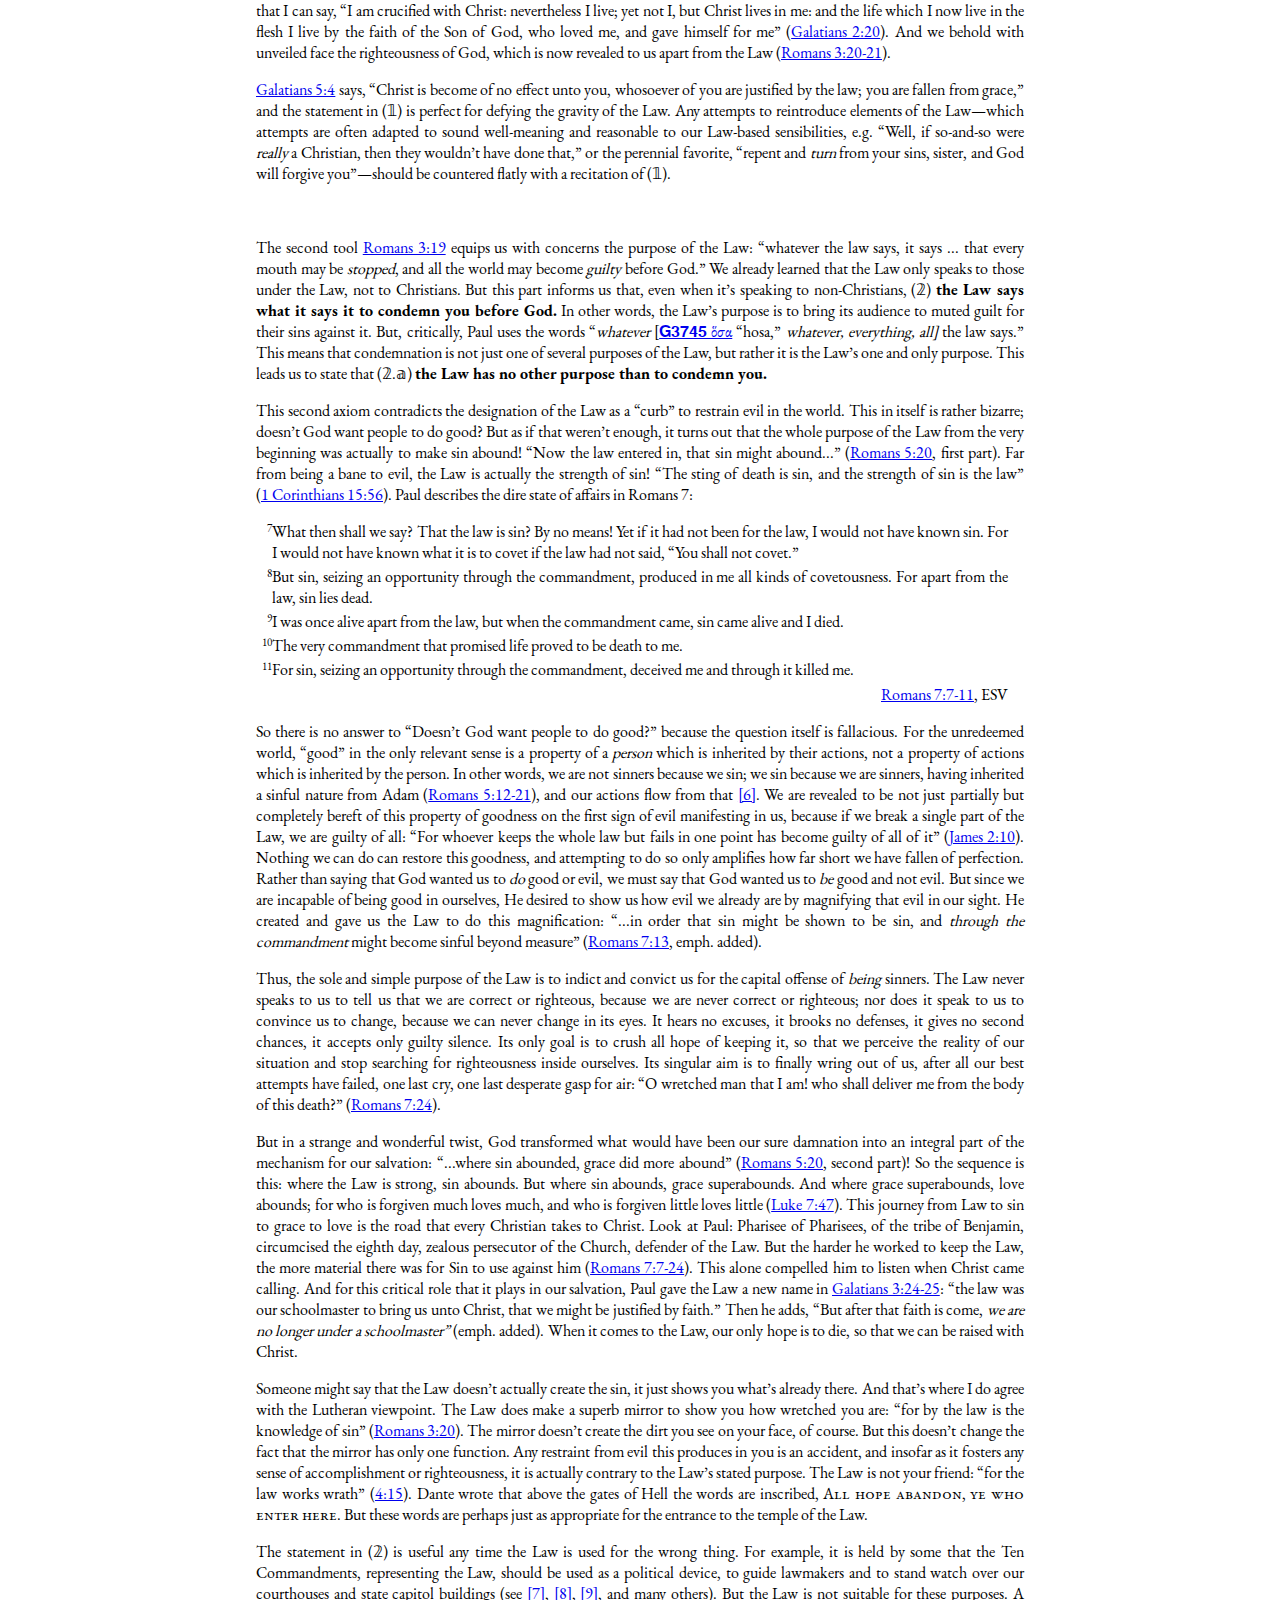
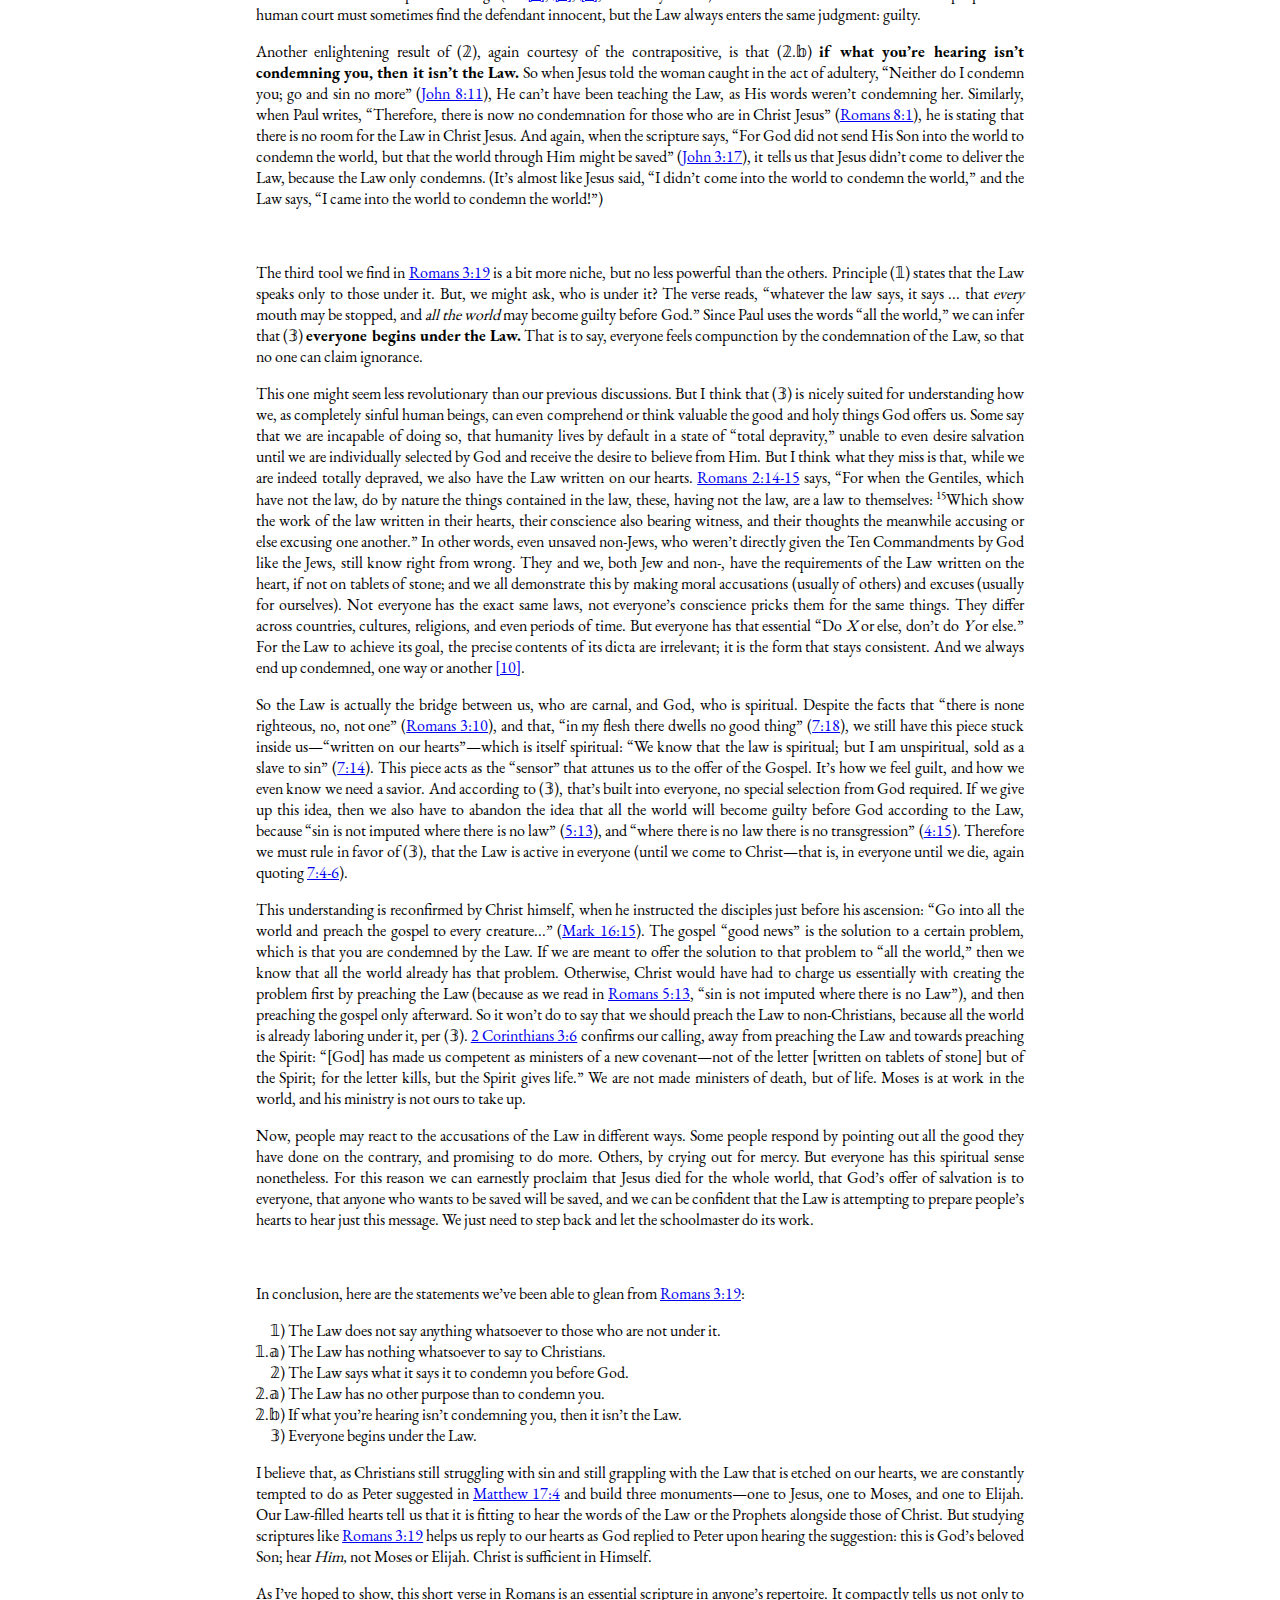
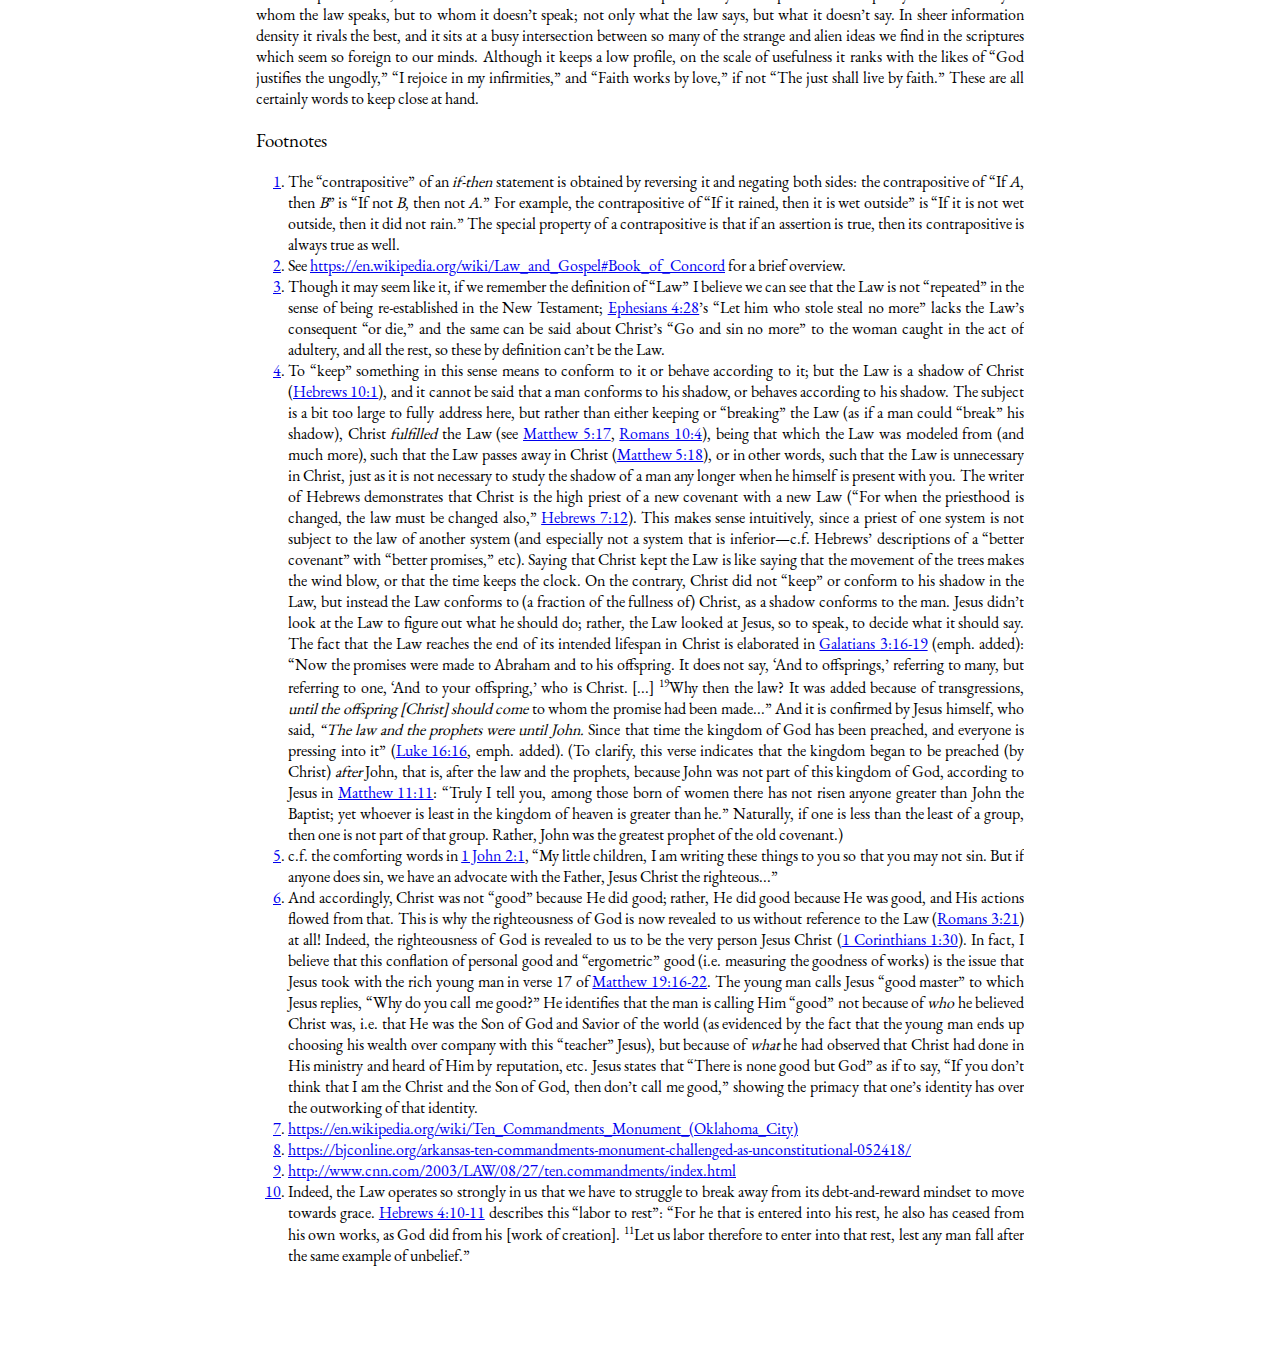
<file: chr/romans319-v2.html>
<!DOCTYPE html>
<html>
<head>
<meta name="viewport" content="width=device-width, initial-scale=1">
<meta charset="UTF-8">
<link rel="stylesheet" href="/site.css">
<title>The Surprising Usefulness of Romans 3:19</title>
</head>
<body class="article">
<article id="container">
<div id="homediv">
<a href="/">⌂</a>
</div>
<h1 class="article-title">The Surprising Usefulness of Romans 3:19</h1>


<p>Word for word, <a class="bref" target="_blank" href="https://www.biblegateway.com/passage/?search=Romans+3%3A19&version=NKJV">Romans 3:19</a> is one of the most densely
packed scriptures in the New Testament. Its understated phrasing
disguises a rich vein of truths which are both generally informative
and also specifically relevant to several fundamental points of
Christian doctrine. This single sentence from the apostle Paul’s
largest surviving written work connects and crystalizes many
different understandings from all around the scripture into a
concise, easily digestible form. It reads like this:

</p><div class="scripture-block-quote"><div>
Now we know that whatever the law says, it says to those who are
under the law, that every mouth may be stopped, and all the world may
become guilty before God.
</div><div class="quote-attrib"><a target="_blank" href="https://www.biblegateway.com/passage/?search=Romans+3%3A19&version=NKJV">Romans 3:19</a>, NKJV</div></div>

<p>In these few short words, Paul makes no fewer than three strong
assertions about the nature of our relationship to God and the
Law. He addresses these questions, among others:

</p><ol><li>To whom does the Law speak?</li>
<li>What does the Law say to them?</li>
<li>Why does the Law say what it says?</li>
</ol>

<p>The verse answers these questions and grants us deep insights into
many of the major themes in Christian theology including Law, sin,
grace, and the gospel. Each part provides not just a truth in itself
but a tool to discover deeper truths, and functions as a guardrail to
keep us from erroneous understanding. As such, it is worth exploring
in greater detail.

</p>&nbsp;
<a class="bref" target="_blank" href="https://www.biblegateway.com/passage/?search=Romans+3%3A19&version=NKJV"><p>Romans 3:19</a> can be viewed as a three-part logical
assertion, and Paul frames the first part as if it were natural,
almost obvious to his readers: “Now we know that <i>whatever the law
says</i>, it says <i>to those who are under the law</i>...” And it does
sound almost self-evident in a way, so it’s easy to let this one slip
by without fully grasping the weight of it. The logical
“contrapositive” <a id="reference-1" href="#footnote-1">[1]</a> of this first part
is actually so much more striking that we’ll focus on it instead of
the original formulation, and it is this: if whatever the Law says is
directed at those who are under it, then (𝟙) <b>the Law does not say
anything whatsoever to those who are not under it.</b>  This, combined
with the claim that “you [believers] are not under law but under
grace” from a few chapters later in <a class="bref" target="_blank" href="https://www.biblegateway.com/passage/?search=Romans+6%3A14&version=NIV">6:14</a> gives
us the corollary that (𝟙.𝕒) <b>the Law has nothing whatsoever to say
to believers.</b>

</p><p>These two statements have implications that might be controversial in some
circles. For example, many Reformed or Calvinist theologians (and to a
perhaps-lesser extent, Lutheran ones) hold that the Law has three uses: one, as
a “curb” to prevent the people of the world from doing evil, via the pangs of
conscience (also called the “civil use”); two, as a “mirror,” to show us that we
are sinners (the “pedagogical use”); and three, as a “guide,” to show Christians
how to live (the “didactic use”) <a id="reference-2" href="#footnote-2">[2]</a>. But this third use of the Law requires that the Law speak to
Christians, which is forbidden by (𝟙.𝕒). So, in my view, the three-uses theory
is incompatible with scripture.

</p><p>But even to those who are not members of the groups mentioned above, these
statements are very surprising, to put it mildly; it’s completely natural to
think that the Law should play some continuing role in our lives. But though
our theorem is surprising, it’s not completely unforeshadowed by what
information we already have.

</p><p>Let’s remember what the Law actually is. The Law is not a collection of moral
principles like “do not steal,” “do not kill,” etc. Rather, the Law is these,
bundled together with a consequence for breaking them.  We know this from
<a class="bref" target="_blank" href="https://www.biblegateway.com/passage/?search=Romans+10%3A5&version=NIV">Romans 10:5</a>, which says, “Moses writes this about the
righteousness that is by the law: ‘The person who does these things will live by
them.’” In other words, the righteousness of the Law is fundamentally of the
form “do <i>X</i> and live,” for some command X (and by implication, “fail to do
<i>X</i> and die”).  The Law spells out its punishment in
<a class="bref" target="_blank" href="https://www.biblegateway.com/passage/?search=Ezekiel+18%3A20&version=ESV">Ezekiel 18:20</a>, “The soul who sins shall die,” echoed in
<a class="bref" target="_blank" href="https://www.biblegateway.com/passage/?search=Romans+6%3A23&version=KJV">Romans 6:23</a>, “The wages of sin is death.” This <i>if-then</i>
structure is essential to the nature of any law, not just the spiritual
one. Even the speed limit on a public road is not a law just because it says
“Don’t drive over sixty.” It’s a law because it says, <i>“If</i> you drive over
sixty, <i>then</i> you will get a fine.”  Without a consequent, what you have is a
suggestion or recommendation or something, but not a law. And it’s important to
keep this precise definition in mind, because otherwise we end up thinking
things like “the Law is repeated in the New Testament” <a id="reference-3" href="#footnote-3">[3]</a>, or “Jesus kept the Law” <a id="reference-4" href="#footnote-4">[4]</a>, or
something similar, and we get into some situations that, I believe, are
difficult to justify scripturally.

</p><p>So with the right definition in mind, it should make sense that the
Law has nothing to say to Christians, as the very thing that makes
the Law a “law,” namely the penalty of death, was already spent on
Christ, and is incapable of being applied to us now.  And the rest of
the scripture confirms this wonderful&#8288;—&#8288;but yes,
strange&#8288;—&#8288;state of affairs. Paul writes, for example, “Likewise,
my brothers, you also have died to the law through the body of Christ
[...] <sup class="superscript">6</sup>[and] now we are released from the law, having died to
that which held us captive, so that we serve in the new way of the
Spirit and not in the old way of the written code”
(<a class="bref" target="_blank" href="https://www.biblegateway.com/passage/?search=Romans+7%3A4-6&version=NKJV">Romans 7:4-6</a>).  The Law does not speak to the dead;
the dead are no longer under the Law’s <i>juris-diction,</i> which word
comes from two Latin components literally meaning “law-speak.”  Who
ever heard of putting a dead man on trial?  Furthermore, how could
that which is not of faith (“and the law is not of faith,”
<a class="bref" target="_blank" href="https://www.biblegateway.com/passage/?search=Galatians+3%3A12&version=ESV">Galatians 3:12</a>) have anything to add to us, to whom
“whatsoever is not of faith is sin” (<a class="bref" target="_blank" href="https://www.biblegateway.com/passage/?search=Romans+14%3A23&version=KJV">Romans 14:23</a>)?
That’s worth saying again: whatsoever is not of faith is sin, and the
Law&#8288;—&#8288;remember, “<i>do</i> thus and so for righteousness”&#8288;—&#8288;is not
of faith. This <i>doing</i> of the Law is the very opposite of faith,
because the opposite of faith is fact: “Faith is the substance of
things hoped for, the evidence of things not seen”
(<a class="bref" target="_blank" href="https://www.biblegateway.com/passage/?search=Hebrews+11%3A1&version=NKJV">Hebrews 11:1</a>). So if you can see it (like you can see
me <i>doing</i> the Law), then it’s not “of faith.”  The righteousness
we have in Christ, on the other hand, is actually invisible because
it’s in the future. For now, I still look like a sinner to an
uninformed observer <a id="reference-5" href="#footnote-5">[5]</a>. Paul says
that we “eagerly await by faith the righteousness for which we hope”
(<a class="bref" target="_blank" href="https://www.biblegateway.com/passage/?search=Galatians+5%3A5&version=NIV">Galatians 5:5</a>). And if we hope for righteousness, then
we certainly don’t possess it already, because “hope that is seen is
no hope at all. Who hopes for what they already have?”
(<a class="bref" target="_blank" href="https://www.biblegateway.com/passage/?search=Romans+8%3A24&version=NIV">Romans 8:24</a>). Yet God calls those things which are not
as though they were (<a class="bref" target="_blank" href="https://www.biblegateway.com/passage/?search=Romans+4%3A17&version=NIV">4:17</a>), and bids me do the
same, right in the middle of my squalor. It is for this reason that I
can say, “I am crucified with Christ: nevertheless I live; yet not I,
but Christ lives in me: and the life which I now live in the flesh I
live by the faith of the Son of God, who loved me, and gave himself
for me” (<a class="bref" target="_blank" href="https://studybible.info/AKJV/Galatians 2:20">Galatians 2:20</a>). And we behold with unveiled
face the righteousness of God, which is now revealed to us apart from
the Law (<a class="bref" target="_blank" href="https://www.biblegateway.com/passage/?search=Romans+3%3A20-21&version=KJV">Romans 3:20-21</a>).

</p><a class="bref" target="_blank" href="https://www.biblegateway.com/passage/?search=Galatians+5%3A4&version=KJV"><p>Galatians 5:4</a> says, “Christ is become of no effect unto
you, whosoever of you are justified by the law; you are fallen from
grace,” and the statement in (𝟙) is perfect for defying the gravity
of the Law. Any attempts to reintroduce elements of the
Law&#8288;—&#8288;which attempts are often adapted to sound well-meaning and
reasonable to our Law-based sensibilities, e.g. “Well, if so-and-so
were <i>really</i> a Christian, then they wouldn’t have done that,” or
the perennial favorite, “repent and <i>turn</i> from your sins, sister,
and God will forgive you”&#8288;—&#8288;should be countered flatly with a
recitation of (𝟙).

</p>&nbsp;
<p>The second tool <a class="bref" target="_blank" href="https://www.biblegateway.com/passage/?search=Romans+3%3A19&version=NKJV">Romans 3:19</a> equips us with concerns
the purpose of the Law: “whatever the law says, it says ... that
every mouth may be <i>stopped</i>, and all the world may become
<i>guilty</i> before God.” We already learned that the Law only speaks
to those under the Law, not to Christians. But this part informs us
that, even when it’s speaking to non-Christians, (𝟚) <b>the Law says
what it says it to condemn you before God.</b> In other words, the Law’s
purpose is to bring its audience to muted guilt for their sins
against it. But, critically, Paul uses the words “<i>whatever</i>
[<a target="_blank" href="https://biblehub.com/greek/hosa_3745.htm">𝐆𝟑𝟕𝟒𝟓 ὅσα</a> “hosa,”
<i>whatever, everything, all]</i> the law says.” This means that
condemnation is not just one of several purposes of the Law, but
rather it is the Law’s one and only purpose. This leads us to state
that (𝟚.𝕒) <b>the Law has no other purpose than to condemn you.</b>

</p><p>This second axiom contradicts the designation of the Law as a “curb”
to restrain evil in the world. This in itself is rather bizarre;
doesn’t God want people to do good? But as if that weren’t enough, it
turns out that the whole purpose of the Law from the very beginning
was actually to make sin abound! “Now the law entered in, that sin
might abound...”  (<a class="bref" target="_blank" href="https://www.biblegateway.com/passage/?search=Romans+5%3A20&version=DRA">Romans 5:20</a>, first part). Far from
being a bane to evil, the Law is actually the strength of sin!  “The
sting of death is sin, and the strength of sin is the law” (<a class="bref" target="_blank" href="https://www.biblegateway.com/passage/?search=1
Corinthians+15%3A56&version=NKJV">1
Corinthians 15:56</a>). Paul describes the dire state of affairs
in Romans 7:

</p><div class="scripture-block-quote"><div><sup class="laligned superscript">7</sup>What then shall we say? That the law is sin? By no means! Yet if it
had not been for the law, I would not have known sin. For I would not
have known what it is to covet if the law had not said, “You shall not
covet.”</div><div><sup class="laligned superscript">8</sup>But sin, seizing an opportunity through the commandment, produced in
me all kinds of covetousness. For apart from the law, sin lies dead.</div><div><sup class="laligned superscript">9</sup>I was once alive apart from the law, but when the commandment
came, sin came alive and I died.</div><div><sup class="laligned superscript">10</sup>The very commandment that promised life proved to be death to me.</div><div><sup class="laligned superscript">11</sup>For sin, seizing an opportunity through the commandment, deceived me
and through it killed me.</div><div class="quote-attrib"><a target="_blank" href="https://www.biblegateway.com/passage/?search=Romans+7%3A7-11&version=ESV">Romans 7:7-11</a>, ESV</div></div>

<p>So there is no answer to “Doesn’t God want people to do good?” because the
question itself is fallacious. For the unredeemed world, “good” in the only
relevant sense is a property of a <i>person</i> which is inherited by their
actions, not a property of actions which is inherited by the person. In other
words, we are not sinners because we sin; we sin because we are sinners, having
inherited a sinful nature from Adam (<a class="bref" target="_blank" href="https://www.biblegateway.com/passage/?search=Romans+5%3A12-21&version=NIV">Romans 5:12-21</a>), and our
actions flow from that <a id="reference-6" href="#footnote-6">[6]</a>. We are revealed to be not just partially but completely
bereft of this property of goodness on the first sign of evil manifesting in us,
because if we break a single part of the Law, we are guilty of all: “For whoever
keeps the whole law but fails in one point has become guilty of all of it”
(<a class="bref" target="_blank" href="https://www.biblegateway.com/passage/?search=James+2%3A10&version=ESV">James 2:10</a>). Nothing we can do can restore this goodness, and
attempting to do so only amplifies how far short we have fallen of
perfection. Rather than saying that God wanted us to <i>do</i> good or evil, we
must say that God wanted us to <i>be</i> good and not evil. But since we are
incapable of being good in ourselves, He desired to show us how evil we already
are by magnifying that evil in our sight. He created and gave us the Law to do
this magnification: “...in order that sin might be shown to be sin, and
<i>through the commandment</i> might become sinful beyond measure”
(<a class="bref" target="_blank" href="https://www.biblegateway.com/passage/?search=Romans+7%3A13&version=ESV">Romans 7:13</a>, emph. added).

</p><p>Thus, the sole and simple purpose of the Law is to indict and convict us for the
capital offense of <i>being</i> sinners. The Law never speaks to us to tell us that
we are correct or righteous, because we are never correct or righteous; nor does
it speak to us to convince us to change, because we can never change in its
eyes. It hears no excuses, it brooks no defenses, it gives no second chances, it
accepts only guilty silence. Its only goal is to crush all hope of keeping it,
so that we perceive the reality of our situation and stop searching for
righteousness inside ourselves. Its singular aim is to finally wring out of us,
after all our best attempts have failed, one last cry, one last desperate gasp
for air: “O wretched man that I am! who shall deliver me from the body of this
death?” (<a class="bref" target="_blank" href="https://www.biblegateway.com/passage/?search=Romans+7%3A24&version=NKJV">Romans 7:24</a>).

</p><p>But in a strange and wonderful twist, God transformed what would have been our
sure damnation into an integral part of the mechanism for our salvation:
“...where sin abounded, grace did more abound” (<a class="bref" target="_blank" href="https://www.biblegateway.com/passage/?search=Romans+5%3A20&version=DRA">Romans 5:20</a>,
second part)! So the sequence is this: where the Law is strong, sin abounds. But
where sin abounds, grace superabounds. And where grace superabounds, love
abounds; for who is forgiven much loves much, and who is forgiven little loves
little (<a class="bref" target="_blank" href="https://www.biblegateway.com/passage/?search=Luke+7%3A47&version=ESV">Luke 7:47</a>). This journey from Law to sin to grace to love
is the road that every Christian takes to Christ. Look at Paul: Pharisee of
Pharisees, of the tribe of Benjamin, circumcised the eighth day, zealous
persecutor of the Church, defender of the Law. But the harder he worked to keep
the Law, the more material there was for Sin to use against him
(<a class="bref" target="_blank" href="https://www.biblegateway.com/passage/?search=Romans+7%3A7-24&version=ESV">Romans 7:7-24</a>). This alone compelled him to listen when Christ
came calling. And for this critical role that it plays in our salvation, Paul
gave the Law a new name in <a class="bref" target="_blank" href="https://www.biblegateway.com/passage/?search=Galatians+3%3A24-25&version=KJV">Galatians 3:24-25</a>: “the law was our
schoolmaster to bring us unto Christ, that we might be justified by faith.” Then
he adds, “But after that faith is come, <i>we are no longer under a
schoolmaster”</i> (emph. added). When it comes to the Law, our only hope is to die,
so that we can be raised with Christ.

</p><p>Someone might say that the Law doesn’t actually create the sin, it just shows
you what’s already there. And that’s where I do agree with the Lutheran
viewpoint. The Law does make a superb mirror to show you how wretched you are:
“for by the law is the knowledge of sin” (<a class="bref" target="_blank" href="https://www.biblegateway.com/passage/?search=Romans+3%3A20&version=NKJV">Romans 3:20</a>). The
mirror doesn’t create the dirt you see on your face, of course. But this doesn’t
change the fact that the mirror has only one function. Any restraint from evil
this produces in you is an accident, and insofar as it fosters any sense of
accomplishment or righteousness, it is actually contrary to the Law’s stated
purpose. The Law is not your friend: “for the law works wrath”
(<a class="bref" target="_blank" href="https://studybible.info/AKJV/Romans 4:15">4:15</a>). Dante wrote that above the gates of Hell the words
are inscribed, <span class="smallcaps">All hope abandon, ye who enter here.</span> But these words are
perhaps just as appropriate for the entrance to the temple of the Law.

</p><p>The statement in (𝟚) is useful any time the Law is used for the wrong thing. For
example, it is held by some that the Ten Commandments, representing the Law,
should be used as a political device, to guide lawmakers and to stand watch over
our courthouses and state capitol buildings (see
<a id="reference-7" href="#footnote-7">[7]</a>,
<a id="reference-8" href="#footnote-8">[8]</a>,
<a id="reference-9" href="#footnote-9">[9]</a>,
and many others). But the Law is not suitable for these purposes.  A human court
must sometimes find the defendant innocent, but the Law always enters the same
judgment: guilty.

</p>

<p>Another enlightening result of (𝟚), again courtesy of the
contrapositive, is that (𝟚.𝕓) <b>if what you’re hearing isn’t
condemning you, then it isn’t the Law.</b>  So when Jesus told the woman
caught in the act of adultery, “Neither do I condemn you; go and sin
no more” (<a class="bref" target="_blank" href="https://www.biblegateway.com/passage/?search=John+8%3A11&version=NKJV">John 8:11</a>), He can’t have been teaching the
Law, as His words weren’t condemning her. Similarly, when Paul
writes, “Therefore, there is now no condemnation for those who are in
Christ Jesus” (<a class="bref" target="_blank" href="https://www.biblegateway.com/passage/?search=Romans+8%3A1&version=NIV">Romans 8:1</a>), he is stating that there is
no room for the Law in Christ Jesus. And again, when the scripture
says, “For God did not send His Son into the world to condemn the
world, but that the world through Him might be saved”
(<a class="bref" target="_blank" href="https://www.biblegateway.com/passage/?search=John+3%3A17&version=NKJV">John 3:17</a>), it tells us that Jesus didn’t come to
deliver the Law, because the Law only condemns. (It’s almost like
Jesus said, “I didn’t come into the world to condemn the world,” and
the Law says, “I came into the world to condemn the world!”)

</p>&nbsp;
<p>The third tool we find in <a class="bref" target="_blank" href="https://www.biblegateway.com/passage/?search=Romans+3%3A19&version=NKJV">Romans 3:19</a> is a bit more niche, but no
less powerful than the others. Principle (𝟙) states that the Law speaks only to
those under it. But, we might ask, who is under it? The verse reads, “whatever
the law says, it says ... that <i>every</i> mouth may be stopped, and <i>all the
world</i> may become guilty before God.” Since Paul uses the words “all the world,”
we can infer that (𝟛) <b>everyone begins under the Law.</b> That is to say,
everyone feels compunction by the condemnation of the Law, so that no one can
claim ignorance.

</p><p>This one might seem less revolutionary than our previous discussions. But I
think that (𝟛) is nicely suited for understanding how we, as completely sinful
human beings, can even comprehend or think valuable the good and holy things God
offers us. Some say that we are incapable of doing so, that humanity lives by
default in a state of “total depravity,” unable to even desire salvation until
we are individually selected by God and receive the desire to believe from
Him. But I think what they miss is that, while we are indeed totally depraved,
we also have the Law written on our hearts. <a class="bref" target="_blank" href="https://studybible.info/AKJV/Romans 2:14-15">Romans 2:14-15</a> says,
“For when the Gentiles, which have not the law, do by nature the things
contained in the law, these, having not the law, are a law to themselves:
<sup class="superscript">15</sup>Which show the work of the law written in their hearts, their conscience
also bearing witness, and their thoughts the meanwhile accusing or else excusing
one another.” In other words, even unsaved non-Jews, who weren’t directly given
the Ten Commandments by God like the Jews, still know right from wrong. They and
we, both Jew and non-, have the requirements of the Law written on the heart, if
not on tablets of stone; and we all demonstrate this by making moral accusations
(usually of others) and excuses (usually for ourselves). Not everyone has the
exact same laws, not everyone’s conscience pricks them for the same things. They
differ across countries, cultures, religions, and even periods of time. But
everyone has that essential “Do <i>X</i> or else, don’t do <i>Y</i> or else.” For the
Law to achieve its goal, the precise contents of its dicta are irrelevant; it is
the form that stays consistent. And we always end up condemned, one way or
another <a id="reference-10" href="#footnote-10">[10]</a>.

</p><p>So the Law is actually the bridge between us, who are carnal, and God, who is
spiritual. Despite the facts that “there is none righteous, no, not one”
(<a class="bref" target="_blank" href="https://www.biblegateway.com/passage/?search=Romans+3%3A10&version=NKJV">Romans 3:10</a>), and that, “in my flesh there dwells no good thing”
(<a class="bref" target="_blank" href="https://www.biblegateway.com/passage/?search=Romans+7%3A18&version=NKJV">7:18</a>), we still have this piece stuck inside
us&#8288;—&#8288;“written on our hearts”&#8288;—&#8288;which is itself spiritual: “We know that
the law is spiritual; but I am unspiritual, sold as a slave to sin”
(<a class="bref" target="_blank" href="https://www.biblegateway.com/passage/?search=Romans+7%3A14&version=NIV">7:14</a>). This piece acts as the “sensor” that attunes us to
the offer of the Gospel. It’s how we feel guilt, and how we even know we need a
savior. And according to (𝟛), that’s built into everyone, no special selection
from God required. If we give up this idea, then we also have to abandon the
idea that all the world will become guilty before God according to the Law,
because “sin is not imputed where there is no law” (<a class="bref" target="_blank" href="https://www.biblegateway.com/passage/?search=Romans+5%3A13&version=NASB">5:13</a>),
and “where there is no law there is no transgression”
(<a class="bref" target="_blank" href="https://www.biblegateway.com/passage/?search=Romans+4%3A15&version=NIV">4:15</a>). Therefore we must rule in favor of (𝟛), that the
Law is active in everyone (until we come to Christ&#8288;—&#8288;that is, in everyone
until we die, again quoting <a class="bref" target="_blank" href="https://www.biblegateway.com/passage/?search=Romans+7%3A4-6&version=NKJV">7:4-6</a>).

</p><p>This understanding is reconfirmed by Christ himself, when he
instructed the disciples just before his ascension: “Go into all the
world and preach the gospel to every creature...”
(<a class="bref" target="_blank" href="https://www.biblegateway.com/passage/?search=Mark+16%3A15&version=NKJV">Mark 16:15</a>). The gospel “good news” is the solution
to a certain problem, which is that you are condemned by the Law. If
we are meant to offer the solution to that problem to “all the
world,” then we know that all the world already has that
problem. Otherwise, Christ would have had to charge us essentially
with creating the problem first by preaching the Law (because as we
read in <a class="bref" target="_blank" href="https://www.biblegateway.com/passage/?search=Romans+5%3A13&version=NASB">Romans 5:13</a>, “sin is not imputed where there
is no Law”), and then preaching the gospel only afterward. So it
won’t do to say that we should preach the Law to non-Christians,
because all the world is already laboring under it, per (𝟛). <a class="bref" target="_blank" href="https://www.biblegateway.com/passage/?search=2
Corinthians+3%3A6&version=NIV">2
Corinthians 3:6</a> confirms our calling, away from preaching the
Law and towards preaching the Spirit: “[God] has made us competent as
ministers of a new covenant&#8288;—&#8288;not of the letter [written on
tablets of stone] but of the Spirit; for the letter kills, but the
Spirit gives life.” We are not made ministers of death, but of
life. Moses is at work in the world, and his ministry is not ours to
take up.

</p><p>Now, people may react to the accusations of the Law in different
ways. Some people respond by pointing out all the good they have done
on the contrary, and promising to do more. Others, by crying out for
mercy. But everyone has this spiritual sense nonetheless. For this
reason we can earnestly proclaim that Jesus died for the whole world,
that God’s offer of salvation is to everyone, that anyone who wants
to be saved will be saved, and we can be confident that the Law is
attempting to prepare people’s hearts to hear just this message. We
just need to step back and let the schoolmaster do its work.

</p>&nbsp;
<p>In conclusion, here are the statements we’ve been able to glean from
<a class="bref" target="_blank" href="https://www.biblegateway.com/passage/?search=Romans+3%3A19&version=NKJV">Romans 3:19</a>:

</p><div class="customlist"><div><span class="laligned">𝟙)&nbsp;</span>The Law does not say anything whatsoever to those who are not
under it.</div>
<div><span class="laligned">𝟙.𝕒)&nbsp;</span>The Law has nothing whatsoever to say to Christians.</div>
<div><span class="laligned">𝟚)&nbsp;</span>The Law says what it says it to condemn you before God.</div>
<div><span class="laligned">𝟚.𝕒)&nbsp;</span>The Law has no other purpose than to condemn you.</div>
<div><span class="laligned">𝟚.𝕓)&nbsp;</span>If what you’re hearing isn’t condemning you, then it isn’t the
Law.</div>
<div><span class="laligned">𝟛)&nbsp;</span>Everyone begins under the Law.</div>
</div>

<p>I believe that, as Christians still struggling with sin and still
grappling with the Law that is etched on our hearts, we are
constantly tempted to do as Peter suggested in
<a class="bref" target="_blank" href="https://www.biblegateway.com/passage/?search=Matthew+17%3A4&version=KJV">Matthew 17:4</a> and build three monuments&#8288;—&#8288;one to
Jesus, one to Moses, and one to Elijah. Our Law-filled hearts tell us
that it is fitting to hear the words of the Law or the Prophets
alongside those of Christ. But studying scriptures like
<a class="bref" target="_blank" href="https://www.biblegateway.com/passage/?search=Romans+3%3A19&version=KJV">Romans 3:19</a> helps us reply to our hearts as God replied
to Peter upon hearing the suggestion: this is God’s beloved Son; hear
<i>Him,</i> not Moses or Elijah. Christ is sufficient in Himself.

</p><p>As I’ve hoped to show, this short verse in Romans is an essential
scripture in anyone’s repertoire. It compactly tells us not only to
whom the law speaks, but to whom it doesn’t speak; not only what the
law says, but what it doesn’t say. In sheer information density it
rivals the best, and it sits at a busy intersection between so many
of the strange and alien ideas we find in the scriptures which seem
so foreign to our minds. Although it keeps a low profile, on the
scale of usefulness it ranks with the likes of “God justifies the
ungodly,” “I rejoice in my infirmities,” and “Faith works by love,”
if not “The just shall live by faith.” These are all certainly words
to keep close at hand.
</p><div id="footnotes-wrapper">
<h3 class="footnote-header">Footnotes</h3>
<div id="footnotes"><div id="footnote-1" class="footnote">
<span class="footnote-num"><a href="#reference-1">1</a>.&nbsp;</span><span class="footnote-text">The “contrapositive” of an <i>if-then</i>
statement is obtained by reversing it and negating both sides: the
contrapositive of “If <i>A</i>, then <i>B</i>” is “If not <i>B</i>, then not
<i>A</i>.” For example, the contrapositive of “If it rained, then it is
wet outside” is “If it is not wet outside, then it did not rain.” The
special property of a contrapositive is that if an assertion is true,
then its contrapositive is always true as well.</span>
</div><div id="footnote-2" class="footnote">
<span class="footnote-num"><a href="#reference-2">2</a>.&nbsp;</span><span class="footnote-text">See
<a target="_blank" href="https://en.wikipedia.org/wiki/Law_and_Gospel#Book_of_Concord">https://en.wikipedia.org/wiki/Law_and_Gospel#Book_of_Concord</a> for a brief
overview.</span>
</div><div id="footnote-3" class="footnote">
<span class="footnote-num"><a href="#reference-3">3</a>.&nbsp;</span><span class="footnote-text">Though it may
seem like it, if we remember the definition of “Law” I believe we can see that
the Law is not “repeated” in the sense of being re-established in the New
Testament; <a class="bref" target="_blank" href="https://www.biblegateway.com/passage/?search=Ephesians+4%3A28&version=NKJV">Ephesians 4:28</a>’s “Let him who stole steal no more”
lacks the Law’s consequent “or die,” and the same can be said about Christ’s “Go
and sin no more” to the woman caught in the act of adultery, and all the rest,
so these by definition can’t be the Law.</span>
</div><div id="footnote-4" class="footnote">
<span class="footnote-num"><a href="#reference-4">4</a>.&nbsp;</span><span class="footnote-text">To
“keep” something in this sense means to conform to it or behave according to it;
but the Law is a shadow of Christ (<a class="bref" target="_blank" href="https://www.biblegateway.com/passage/?search=Hebrews+10%3A1&version=NIV">Hebrews 10:1</a>), and it cannot be
said that a man conforms to his shadow, or behaves according to his shadow. The
subject is a bit too large to fully address here, but rather than either keeping
or “breaking” the Law (as if a man could “break” his shadow), Christ
<i>fulfilled</i> the Law (see <a class="bref" target="_blank" href="https://www.biblegateway.com/passage/?search=Matthew+5%3A17&version=NIV">Matthew 5:17</a>,
<a class="bref" target="_blank" href="https://www.biblegateway.com/passage/?search=Romans+10%3A4&version=ESV">Romans 10:4</a>), being that which the Law was modeled from (and much
more), such that the Law passes away in Christ (<a class="bref" target="_blank" href="https://www.biblegateway.com/passage/?search=Matthew+5%3A18&version=NIV">Matthew 5:18</a>), or
in other words, such that the Law is unnecessary in Christ, just as it is not
necessary to study the shadow of a man any longer when he himself is present
with you. The writer of Hebrews demonstrates that Christ is the high priest of a
new covenant with a new Law (“For when the priesthood is changed, the law must
be changed also,” <a class="bref" target="_blank" href="https://www.biblegateway.com/passage/?search=Hebrews+7%3A12&version=NIV">Hebrews 7:12</a>). This makes sense intuitively,
since a priest of one system is not subject to the law of another system (and
especially not a system that is inferior&#8288;—&#8288;c.f. Hebrews’ descriptions of a
“better covenant” with “better promises,” etc). Saying that Christ kept the Law
is like saying that the movement of the trees makes the wind blow, or that the
time keeps the clock. On the contrary, Christ did not “keep” or conform to his
shadow in the Law, but instead the Law conforms to (a fraction of the fullness
of) Christ, as a shadow conforms to the man. Jesus didn’t look at the Law to
figure out what he should do; rather, the Law looked at Jesus, so to speak, to
decide what it should say. The fact that the Law reaches the end of its intended
lifespan in Christ is elaborated in <a class="bref" target="_blank" href="https://www.biblegateway.com/passage/?search=Galatians+3%3A16-19&version=ESV">Galatians 3:16-19</a>
(emph. added): “Now the promises were made to Abraham and to his offspring. It
does not say, ‘And to offsprings,’ referring to many, but referring to one, ‘And
to your offspring,’ who is Christ. [...] <sup class="superscript">19</sup>Why then the law? It was added
because of transgressions, <i>until the offspring [Christ] should come</i> to whom
the promise had been made...” And it is confirmed by Jesus himself, who said,
<i>“The law and the prophets were until John.</i>  Since that time the kingdom of
God has been preached, and everyone is pressing into it”
(<a class="bref" target="_blank" href="https://www.biblegateway.com/passage/?search=Luke+16%3A16&version=NKJV">Luke 16:16</a>, emph. added). (To clarify, this verse indicates that
the kingdom began to be preached (by Christ) <i>after</i> John, that is, after the
law and the prophets, because John was not part of this kingdom of God,
according to Jesus in <a class="bref" target="_blank" href="https://www.biblegateway.com/passage/?search=Matthew+11%3A11&version=NIV">Matthew 11:11</a>: “Truly I tell you, among
those born of women there has not risen anyone greater than John the Baptist;
yet whoever is least in the kingdom of heaven is greater than he.”  Naturally,
if one is less than the least of a group, then one is not part of that
group. Rather, John was the greatest prophet of the old covenant.)</span>
</div><div id="footnote-5" class="footnote">
<span class="footnote-num"><a href="#reference-5">5</a>.&nbsp;</span><span class="footnote-text">c.f. the comforting words in <a class="bref" target="_blank" href="https://www.biblegateway.com/passage/?search=1
John+2%3A1&version=ESV">1
John 2:1</a>, “My little children, I am writing these things to
you so that you may not sin. But if anyone does sin, we have an
advocate with the Father, Jesus Christ the righteous...”</span>
</div><div id="footnote-6" class="footnote">
<span class="footnote-num"><a href="#reference-6">6</a>.&nbsp;</span><span class="footnote-text">And accordingly, Christ was not “good” because
He did good; rather, He did good because He was good, and His actions flowed
from that. This is why the righteousness of God is now revealed to us without
reference to the Law (<a class="bref" target="_blank" href="https://www.biblegateway.com/passage/?search=Romans+3%3A21&version=KJV">Romans 3:21</a>) at all! Indeed, the
righteousness of God is revealed to us to be the very person Jesus Christ
(<a class="bref" target="_blank" href="https://www.biblegateway.com/passage/?search=1 Corinthians+1%3A30&version=KJV">1 Corinthians 1:30</a>). In fact, I believe that this conflation of
personal good and “ergometric” good (i.e. measuring the goodness of works) is
the issue that Jesus took with the rich young man in verse 17 of
<a class="bref" target="_blank" href="https://www.biblegateway.com/passage/?search=Matthew+19%3A16-22&version=KJV">Matthew 19:16-22</a>. The young man calls Jesus “good master” to which
Jesus replies, “Why do you call me good?” He identifies that the man is calling
Him “good” not because of <i>who</i> he believed Christ was, i.e. that He was the
Son of God and Savior of the world (as evidenced by the fact that the young man
ends up choosing his wealth over company with this “teacher” Jesus), but because
of <i>what</i> he had observed that Christ had done in His ministry and heard of
Him by reputation, etc. Jesus states that “There is none good but God” as if to
say, “If you don’t think that I am the Christ and the Son of God, then don’t
call me good,” showing the primacy that one’s identity has over the outworking
of that identity.</span>
</div><div id="footnote-7" class="footnote">
<span class="footnote-num"><a href="#reference-7">7</a>.&nbsp;</span><span class="footnote-text"><a target="_blank" href="https://en.wikipedia.org/wiki/Ten_Commandments_Monument_(Oklahoma_City)">https://en.wikipedia.org/wiki/Ten_Commandments_Monument_(Oklahoma_City)</a></span>
</div><div id="footnote-8" class="footnote">
<span class="footnote-num"><a href="#reference-8">8</a>.&nbsp;</span><span class="footnote-text"><a target="_blank" href="https://bjconline.org/arkansas-ten-commandments-monument-challenged-as-unconstitutional-052418/">https://bjconline.org/arkansas-ten-commandments-monument-challenged-as-unconstitutional-052418/</a></span>
</div><div id="footnote-9" class="footnote">
<span class="footnote-num"><a href="#reference-9">9</a>.&nbsp;</span><span class="footnote-text"><a target="_blank" href="http://www.cnn.com/2003/LAW/08/27/ten.commandments/index.html">http://www.cnn.com/2003/LAW/08/27/ten.commandments/index.html</a></span>
</div><div id="footnote-10" class="footnote">
<span class="footnote-num"><a href="#reference-10">10</a>.&nbsp;</span><span class="footnote-text">Indeed, the Law operates so strongly in us that we have to
struggle to break away from its debt-and-reward mindset to move towards
grace. <a class="bref" target="_blank" href="https://studybible.info/AKJV/Hebrews 4:10-11">Hebrews 4:10-11</a> describes this “labor to rest”: “For he
that is entered into his rest, he also has ceased from his own works, as God did
from his [work of creation]. <sup class="superscript">11</sup>Let us labor therefore to enter into that
rest, lest any man fall after the same example of unbelief.”</span>
</div></div></div>
</article></body></html>
</file>
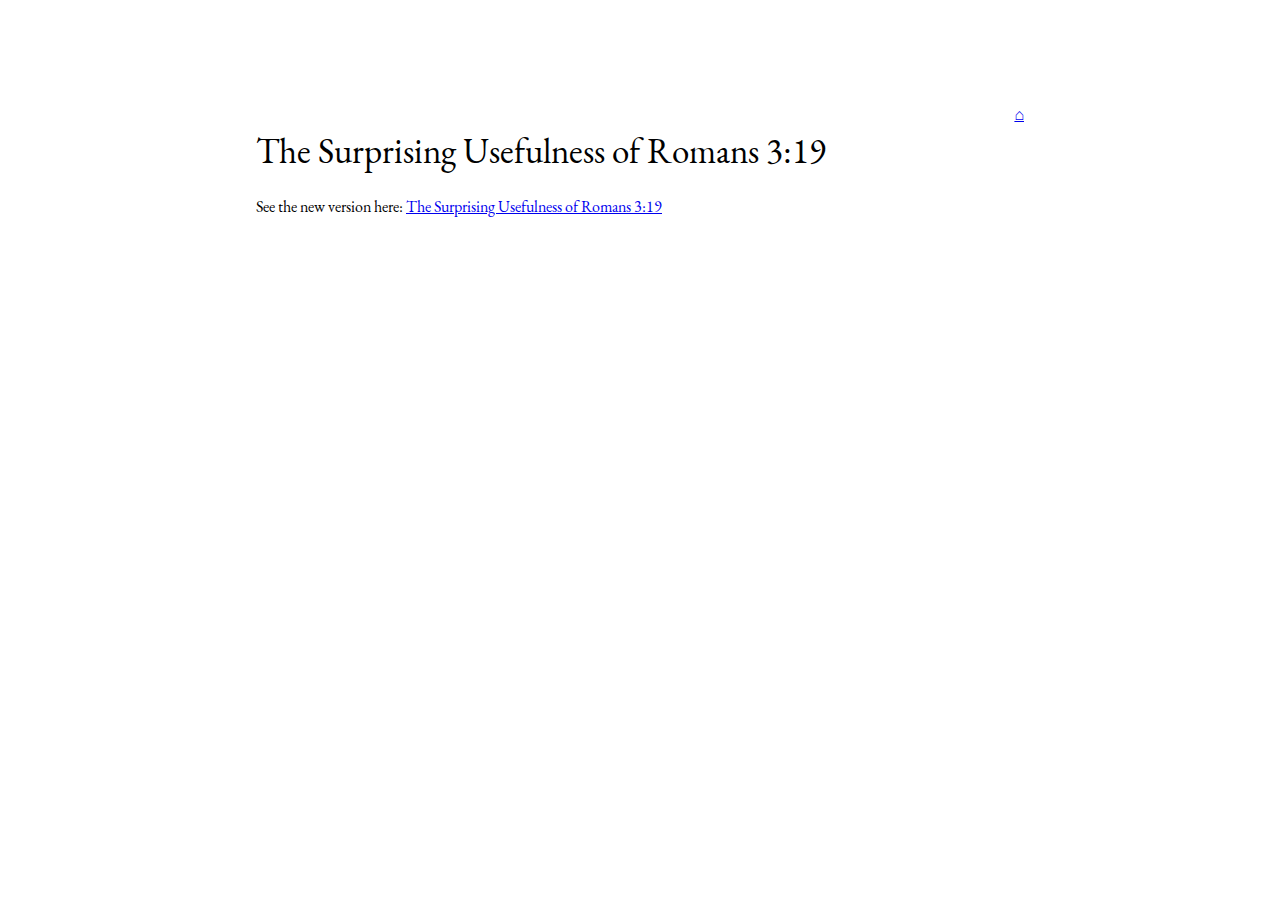
<file: chr/romans319.html>
<!DOCTYPE html>
<html>
<head>
<meta name="viewport" content="width=device-width, initial-scale=1">
<meta charset="UTF-8">
<link rel="stylesheet" href="/site.css">
<title>The Surprising Usefulness of Romans 3:19</title>
</head>
<body class="article">
<article id="container">
<div id="homediv">
<a href="/">⌂</a>
</div>
<h1 class="article-title">The Surprising Usefulness of Romans 3:19</h1>


<p>See the new version here: <a href="/chr/romans319-v2.html">The Surprising Usefulness of Romans 3:19</a></p>
</article></body></html>
</file>
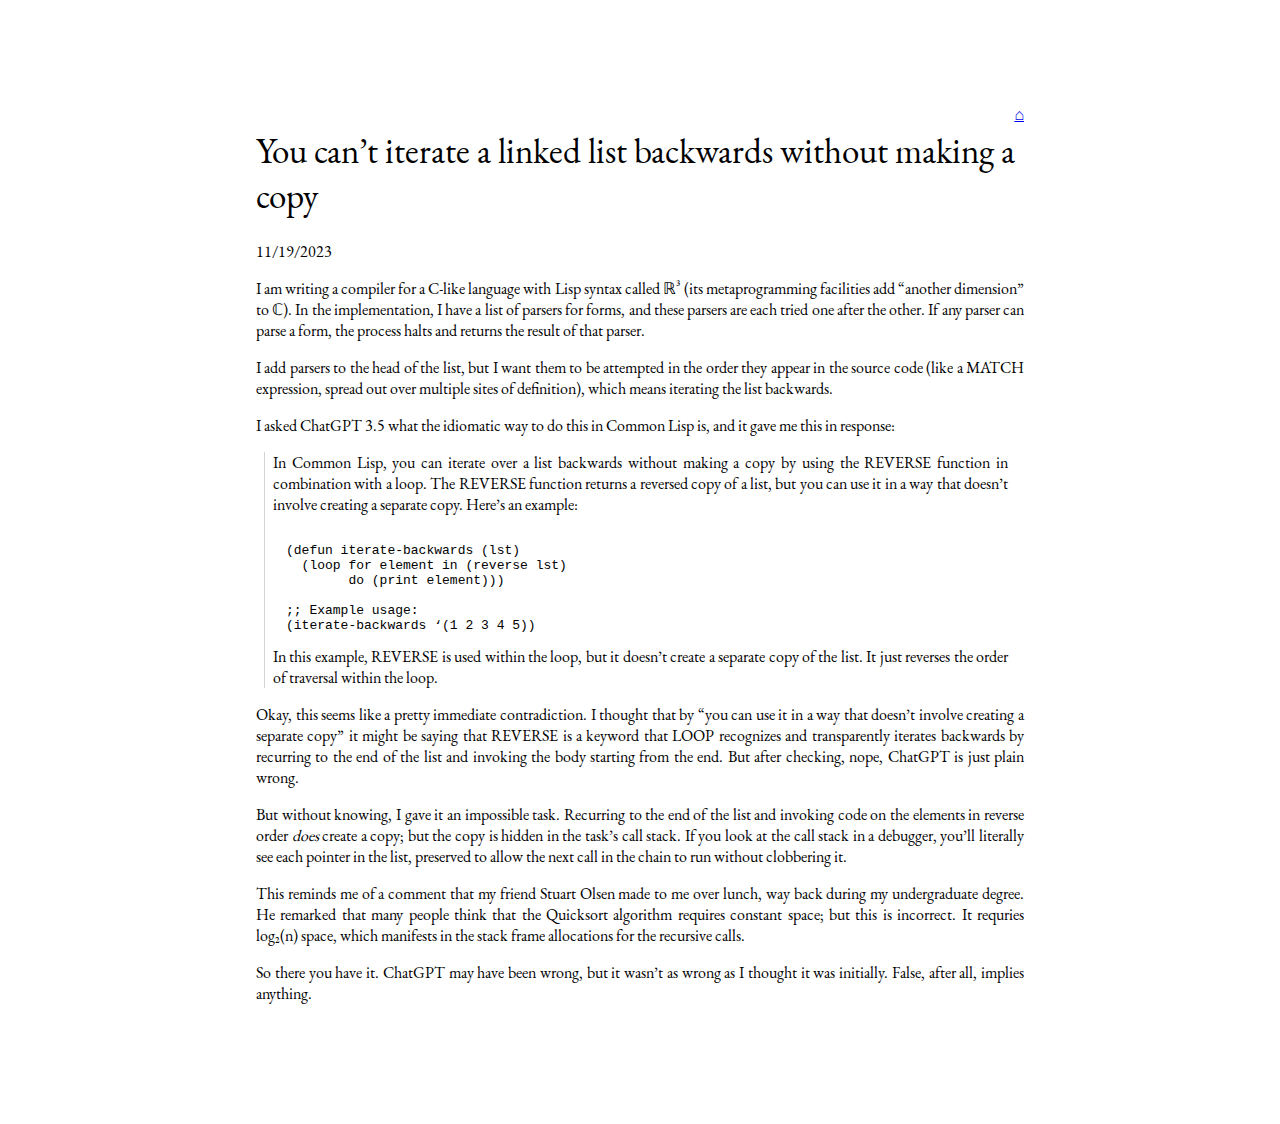
<file: prog/listcopy.html>
<!DOCTYPE html>
<html>
<head>
<meta name="viewport" content="width=device-width, initial-scale=1">
<meta charset="UTF-8">
<link rel="stylesheet" href="/site.css">
<title>You can’t iterate a linked list backwards without making a copy</title>
</head>
<body class="article">
<article id="container">
<div id="homediv">
<a href="/">⌂</a>
</div>
<h1 class="article-title">You can’t iterate a linked list backwards without making a copy</h1>


<p>11/19/2023

</p><p>I am writing a compiler for a C-like language with Lisp syntax called ℝ³ (its
metaprogramming facilities add “another dimension” to ℂ). In the implementation,
I have a list of parsers for forms, and these parsers are each tried one after
the other. If any parser can parse a form, the process halts and returns the
result of that parser.

</p><p>I add parsers to the head of the list, but I want them to be attempted in the
order they appear in the source code (like a MATCH expression, spread out over
multiple sites of definition), which means iterating the list backwards.

</p><p>I asked ChatGPT 3.5 what the idiomatic way to do this in Common Lisp is, and it
gave me this in response:

</p><div class="block-quotation">In Common Lisp, you can iterate over a list backwards without making
a copy by using the REVERSE function in combination with a loop. The REVERSE
function returns a reversed copy of a list, but you can use it in a way that
doesn’t involve creating a separate copy. Here’s an example:

<div class="block-code">
(defun iterate-backwards (lst)
  (loop for element in (reverse lst)
        do (print element)))

;; Example usage:
(iterate-backwards ‘(1 2 3 4 5))
</div>

In this example, REVERSE is used within the loop, but it doesn’t create a
separate copy of the list. It just reverses the order of traversal within the
loop.</div>

<p>Okay, this seems like a pretty immediate contradiction. I thought that by “you
can use it in a way that doesn’t involve creating a separate copy” it might be
saying that REVERSE is a keyword that LOOP recognizes and transparently iterates
backwards by recurring to the end of the list and invoking the body starting
from the end. But after checking, nope, ChatGPT is just plain wrong.

</p><p>But without knowing, I gave it an impossible task. Recurring to the end of the
list and invoking code on the elements in reverse order <i>does</i> create a copy;
but the copy is hidden in the task’s call stack. If you look at the call stack
in a debugger, you’ll literally see each pointer in the list, preserved to allow
the next call in the chain to run without clobbering it.

</p><p>This reminds me of a comment that my friend Stuart Olsen made to me over lunch,
way back during my undergraduate degree. He remarked that many people think that
the Quicksort algorithm requires constant space; but this is incorrect. It
requries log₂(n) space, which manifests in the stack frame allocations for the
recursive calls.

</p><p>So there you have it. ChatGPT may have been wrong, but it wasn’t as wrong as I
thought it was initially. False, after all, implies anything.</p>
</article></body></html>
</file>
<file: site.css>
#container {
    padding: 1em;
}

@media only screen and (min-height: 5in) and (min-width: 5in) {
    #container {
        padding: 1in 1em 1in 1em !important;
    }
}

@font-face {
    font-family: garamond;
    src: url(/EBGaramond-VariableFont_wght.ttf);
}

body.draft #container:before {
    font-style: italic;
    content: "This text is an unfinished draft.";
}

body {
    font-family: garamond;
}

#container {
    margin: 0 auto;
    max-width: 8in;
    text-align: justify;
}

.article-title {
    font-size: 2.2em;
    text-align: left;
}

#homediv {
    float: right;
}

.scripture-block-quote {
    padding: 0 1em 0 1em;
}

.scripture-block-quote > div:not(:last-child) {
    padding-bottom: .2em;
}

.block-quotation {
    margin-left: .5em;
    padding-left: .5em;
    padding-right: 1em;
    border-left: 1px solid lightgray;
}

.block-code {
    padding: 1em;
    white-space: pre;
    font-family: monospace;
}

.quote-attrib {
    text-align: right;
}

.banner {
    font-size: 2.5em;
    text-align: center;
    margin-bottom: 1em;
    text-decoration: underline;
}

.smallcaps {
    font-variant: small-caps;
}

ol, ul {
    padding-left: 2em;
}

.customlist {
    padding-left: 2em;
}

.laligned {
    position: absolute;
    transform: translateX(-100%);
}

.superscript {
    font-size: 70%;
}

:target {
    background-color: #ffeea2;
}

#footnotes {
    position: relative;
    padding-left: 2em;
    overflow-x: auto;
}

.footnote-num {
    position: absolute;
    transform: translateX(-100%);
}

h1, h2, h3 {
    font-weight: normal;
}

.poemsong {
    padding: 0 1em 0 2em;
    text-indent: -1em;
}

img {
    display: block;
    margin-left: auto;
    margin-right: auto;
}

.bref {
    white-space: nowrap;
}
</file>
